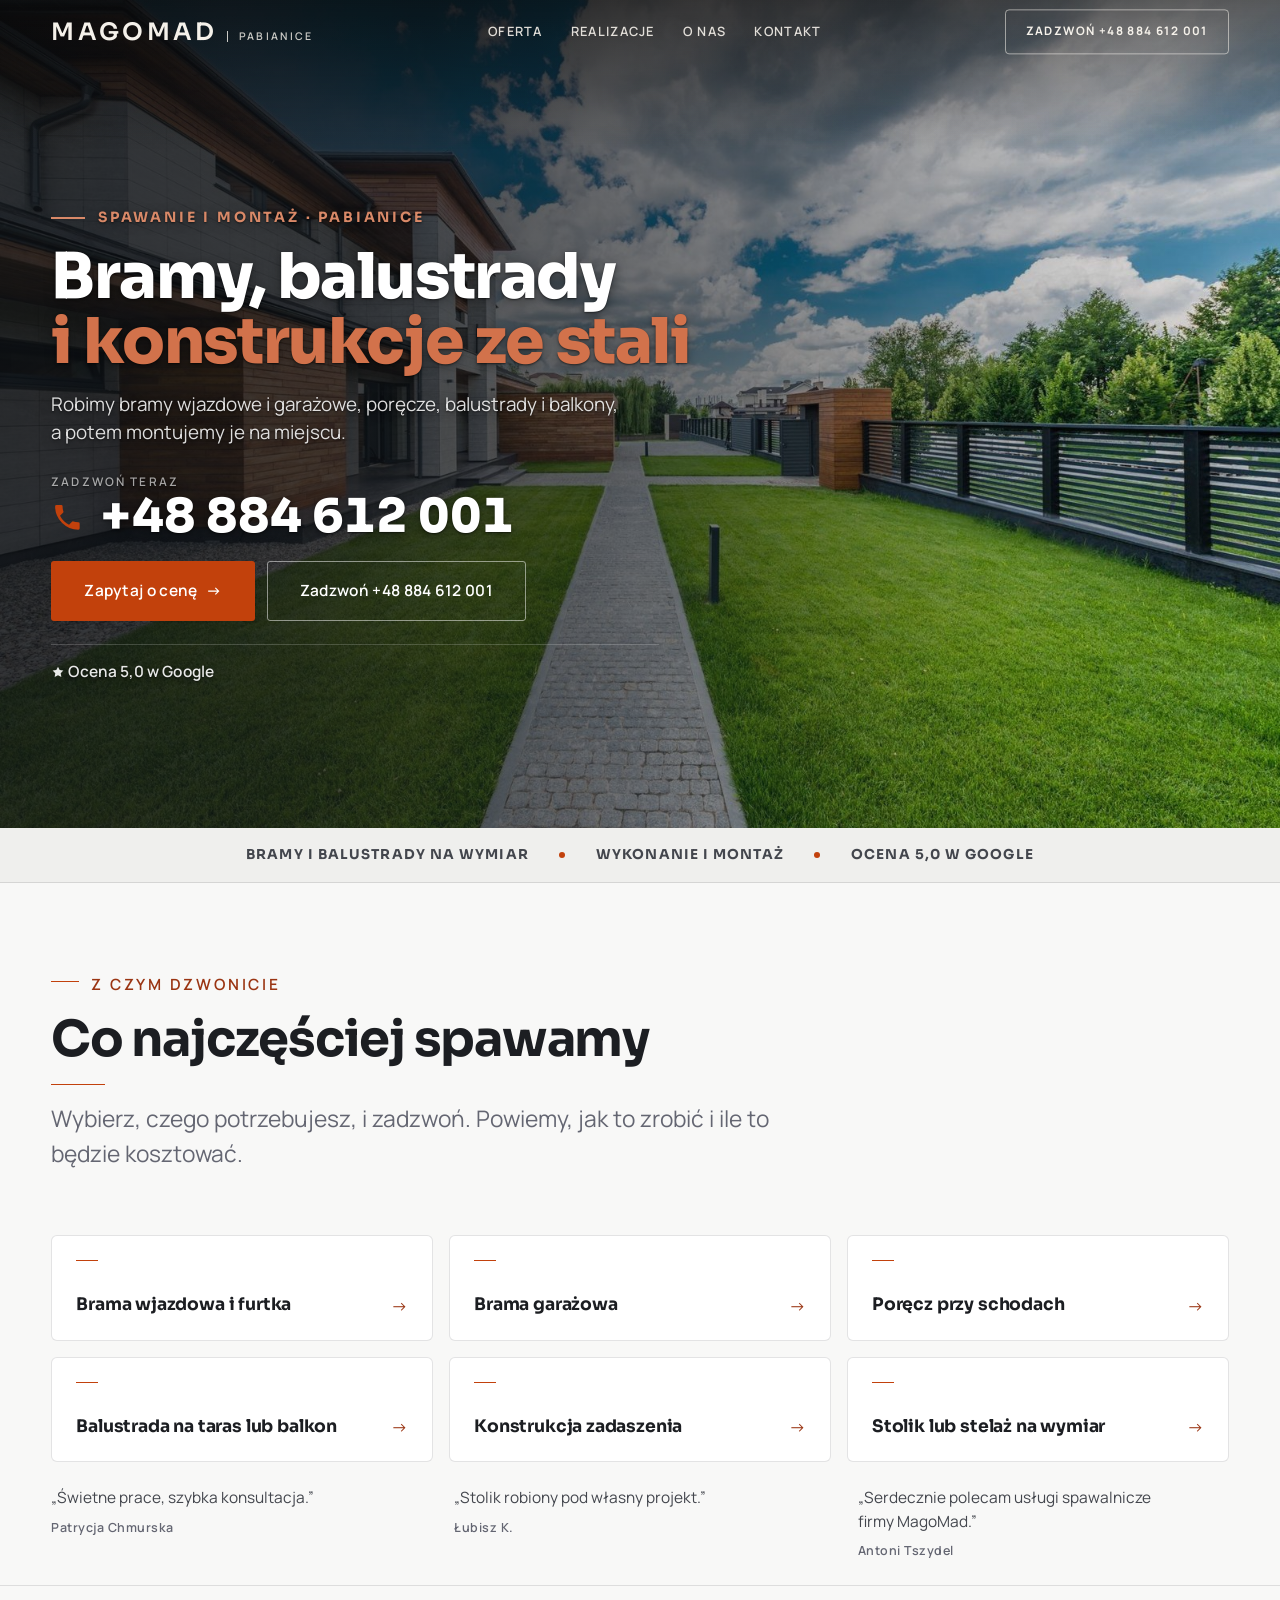
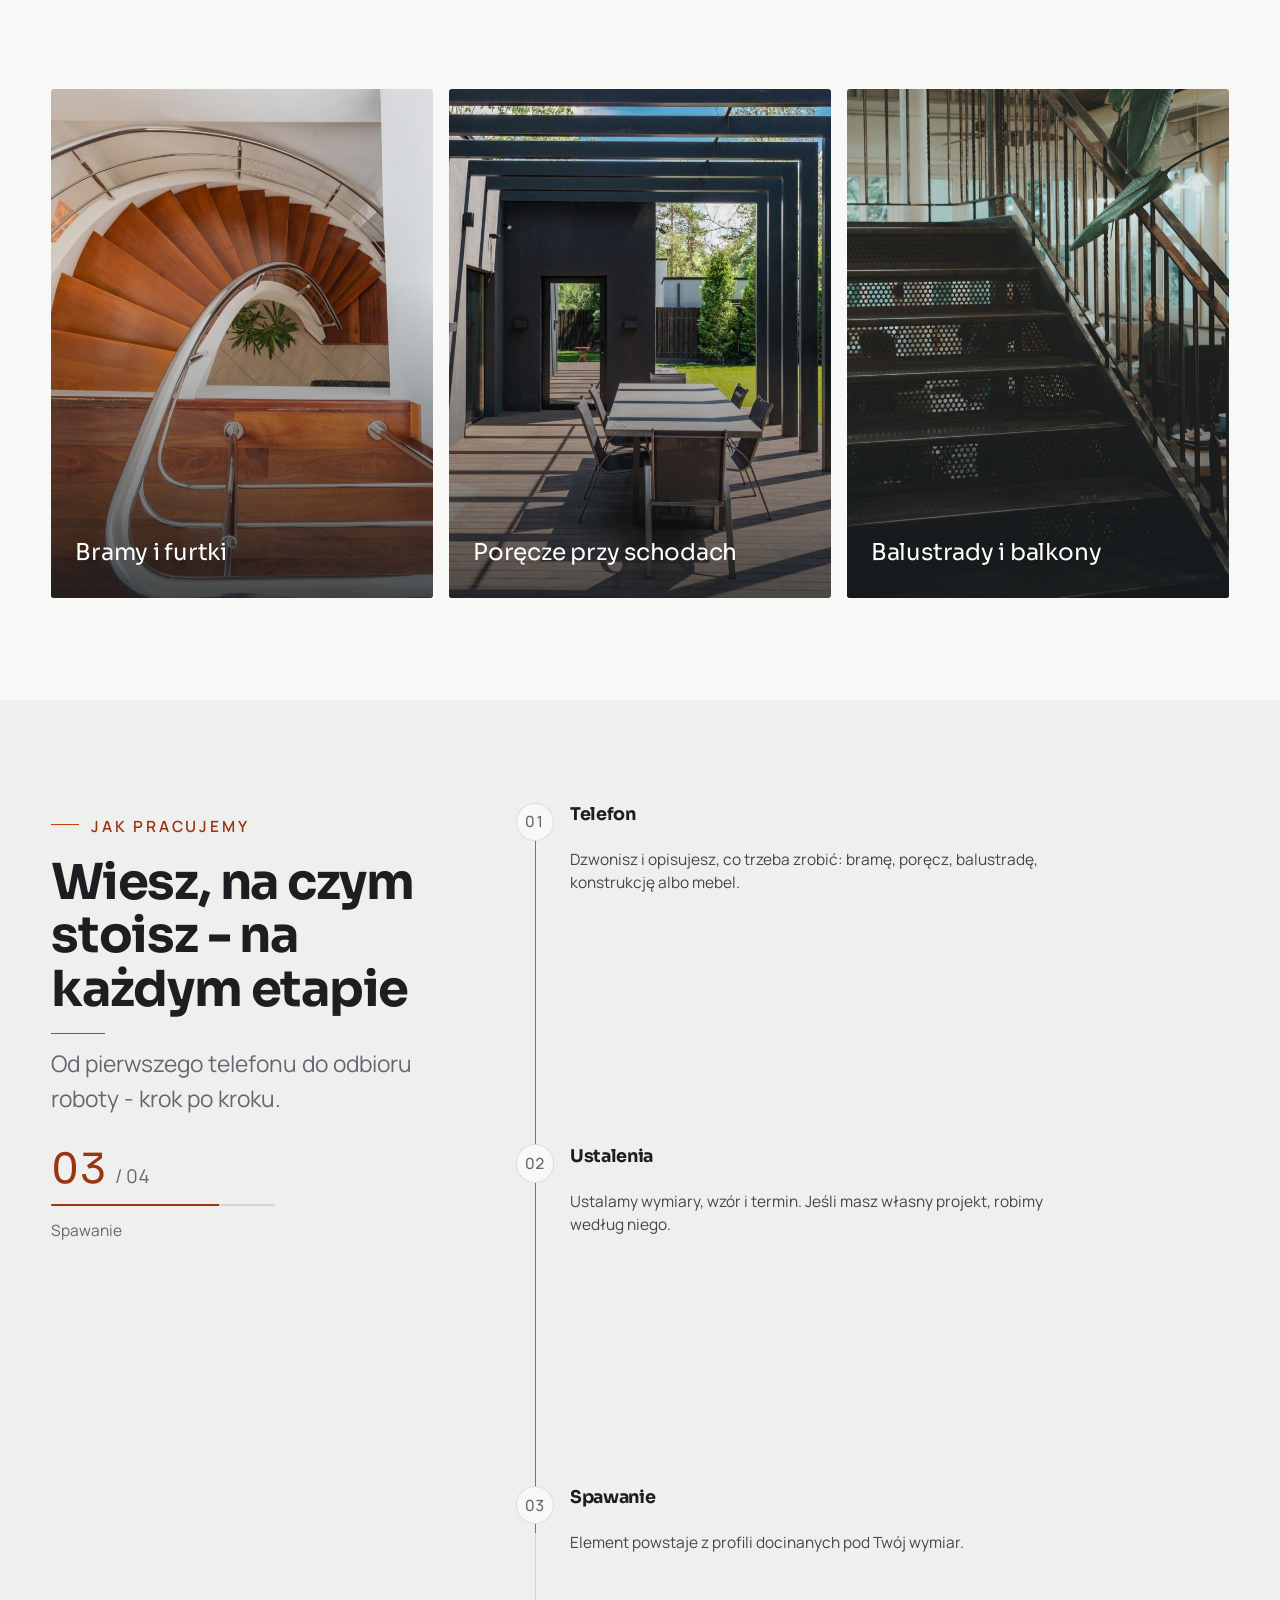
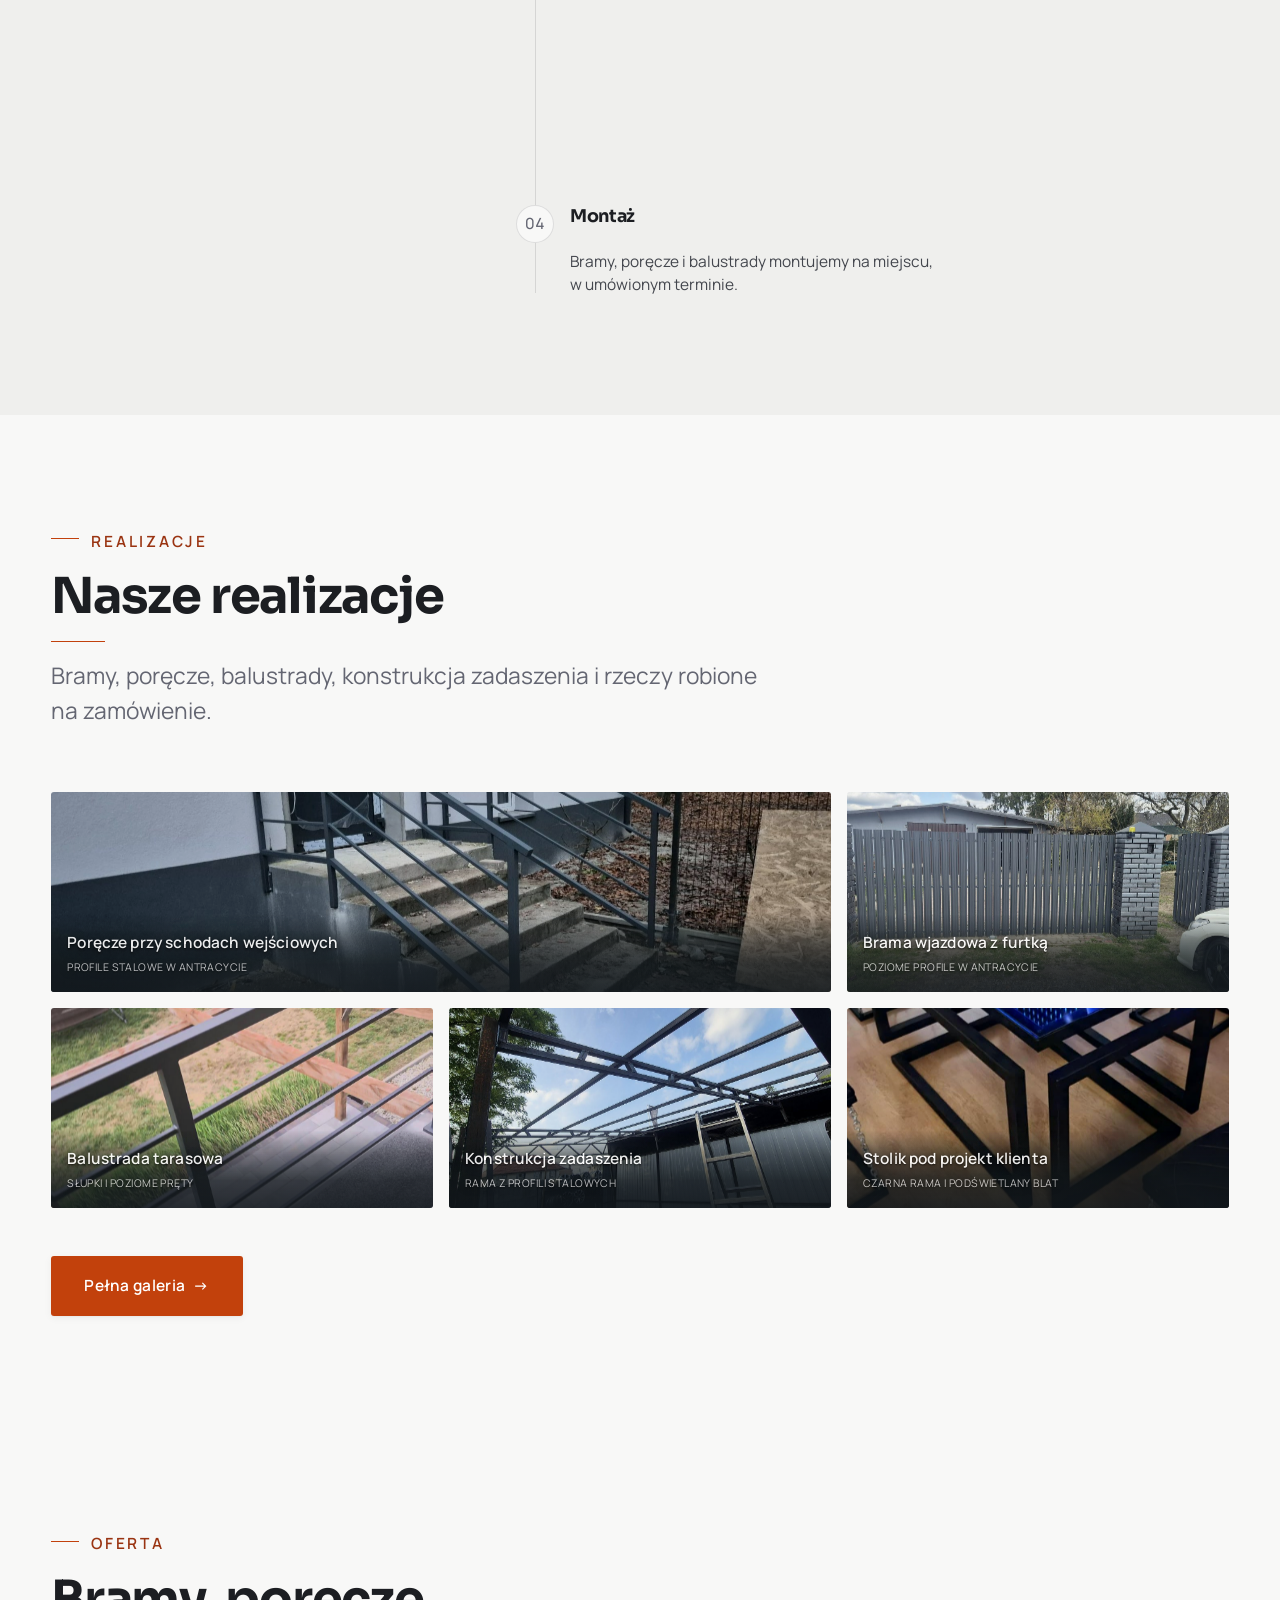
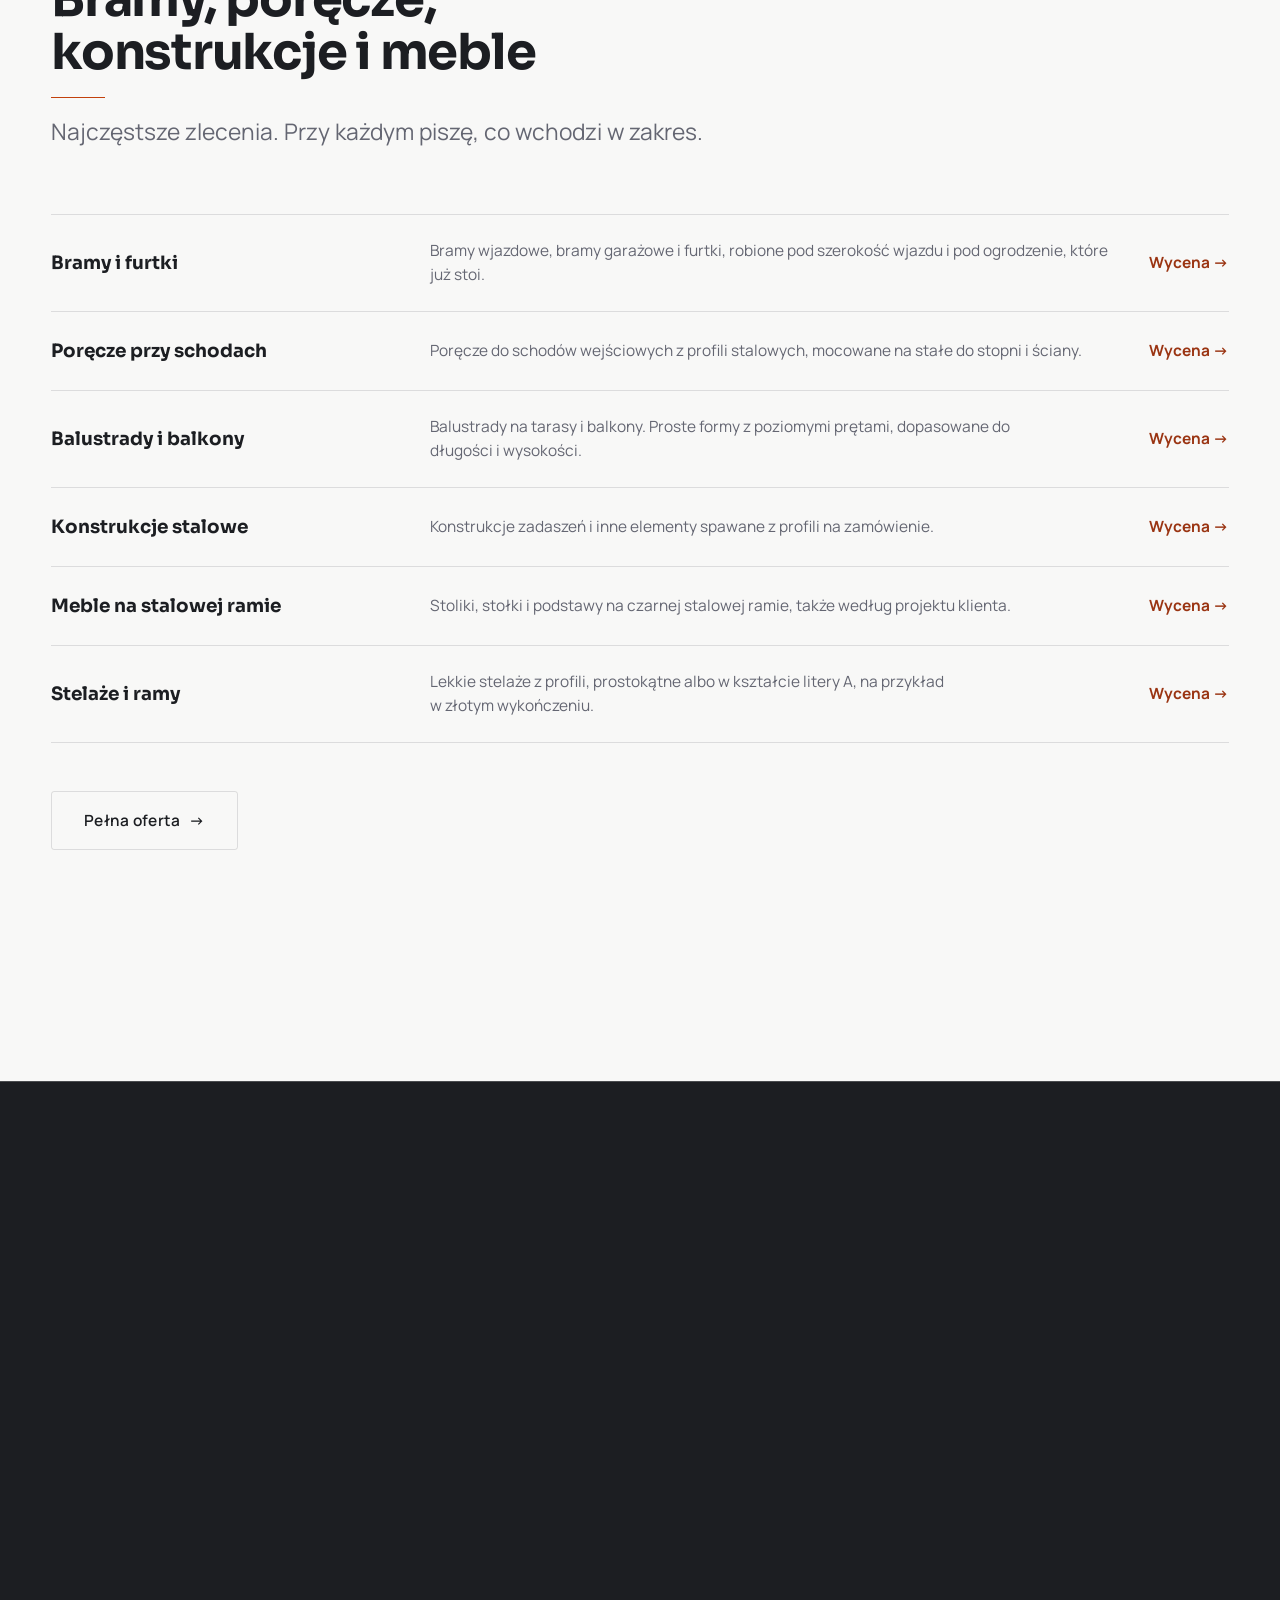
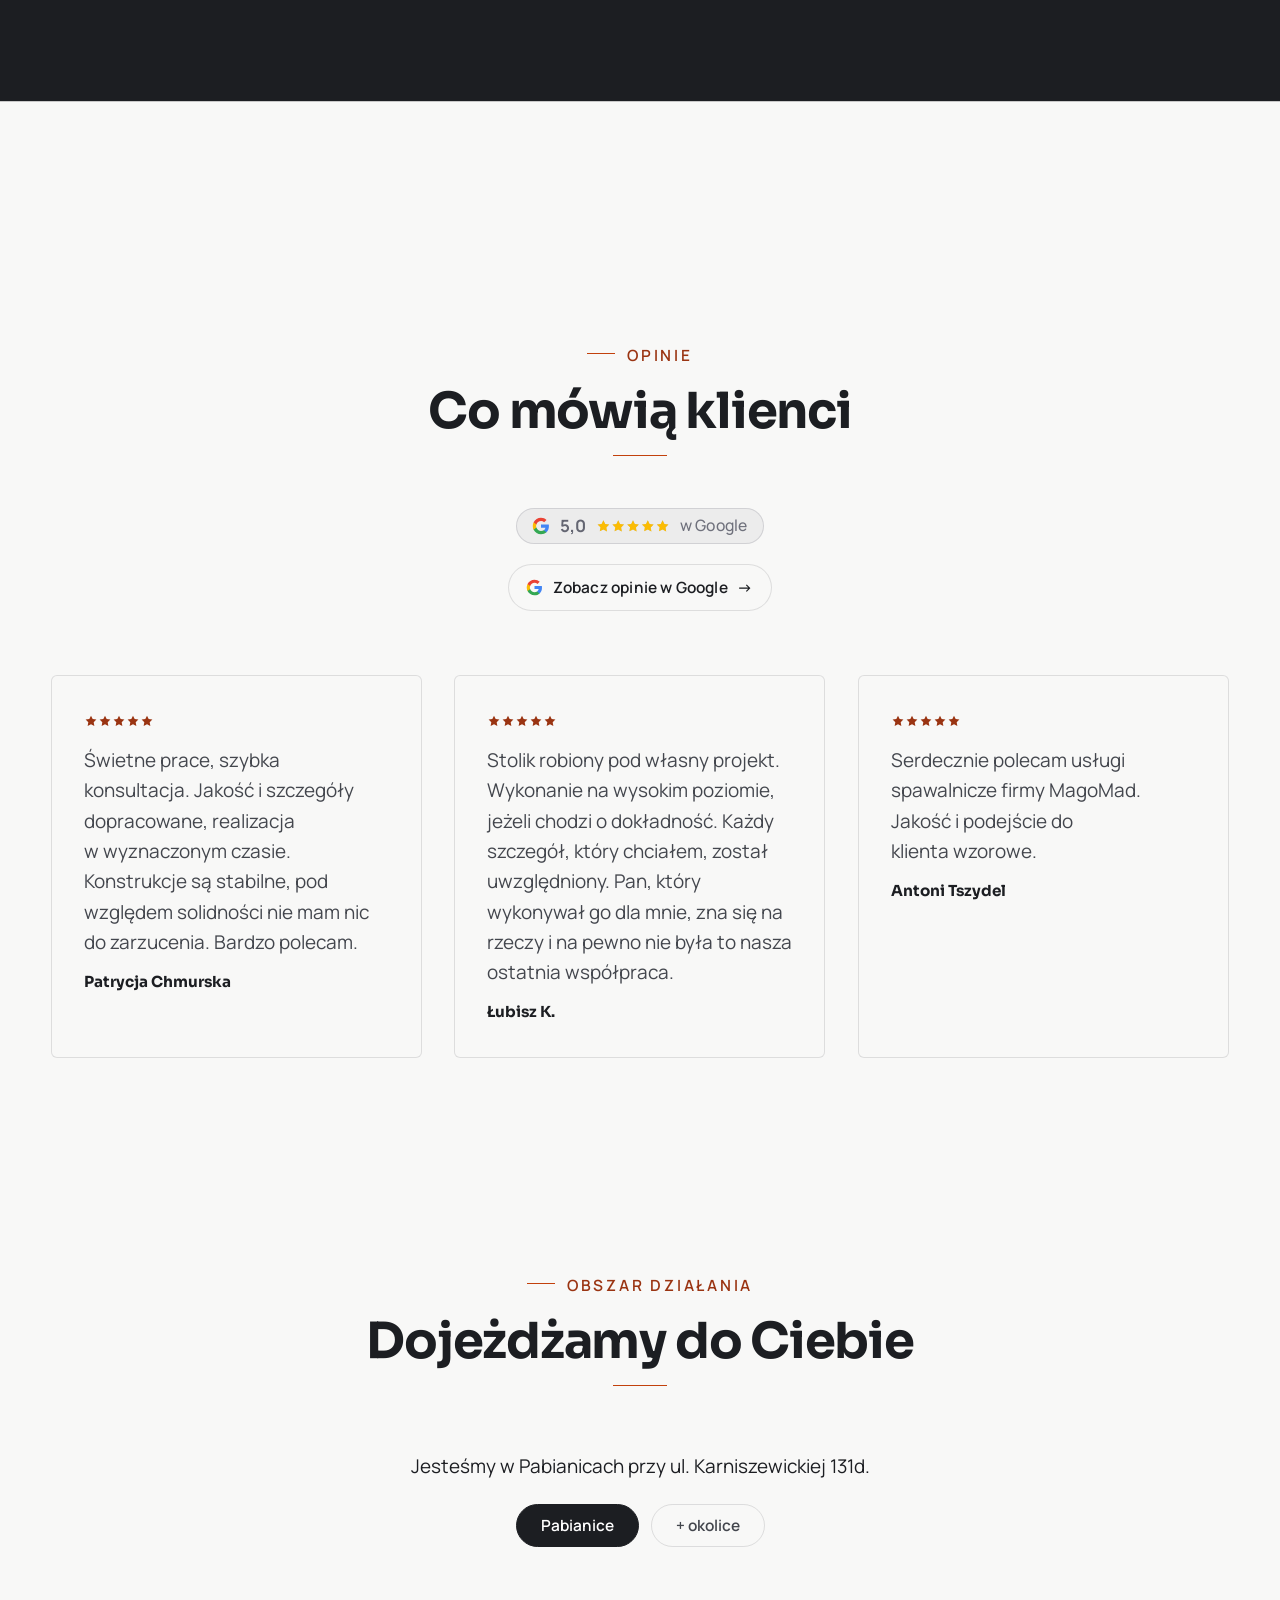
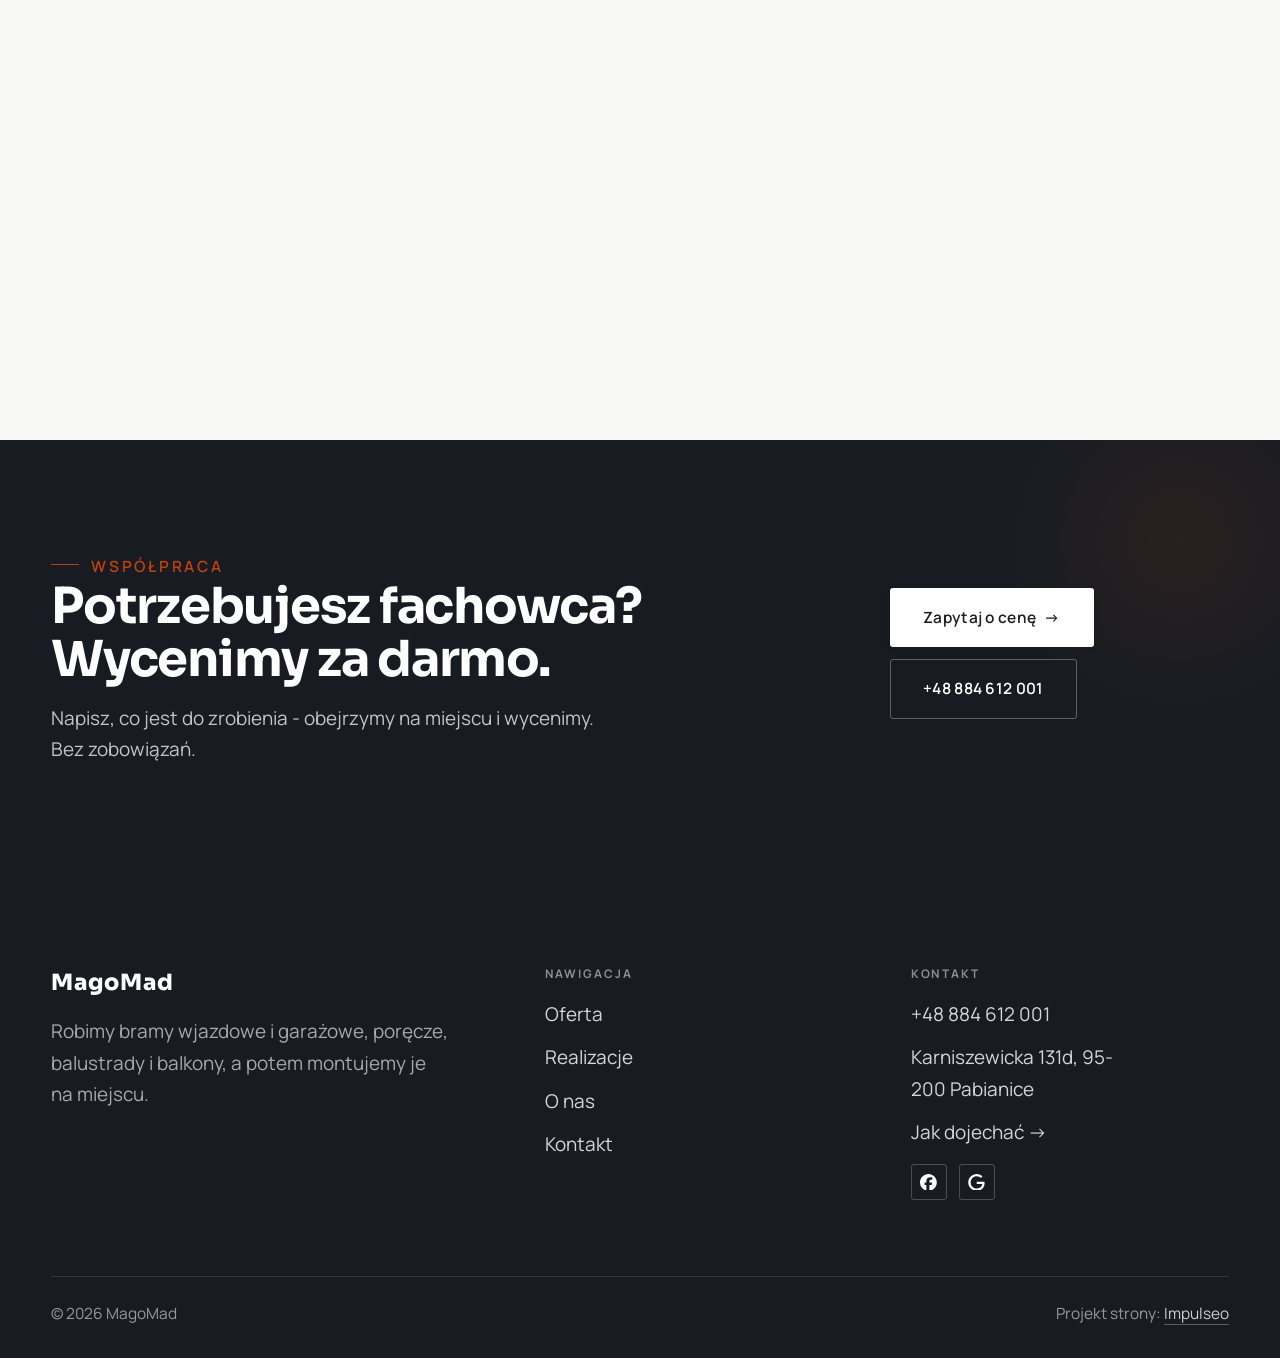
<file: index.html>
<!DOCTYPE html>
<html lang="pl">
<head>
<meta charset="UTF-8">
<meta name="viewport" content="width=device-width, initial-scale=1.0">
<title>MagoMad - Bramy · Balustrady · Spawanie · Pabianice</title>
<meta name="description" content="MagoMad z Pabianic, ul. Karniszewicka 131d. Bramy wjazdowe i garażowe, poręcze, balustrady, balkony i konstrukcje stalowe na wymiar. Wykonanie i montaż. Zadzwoń: 884 612 001.">
<link rel="canonical" href="https://kris20032.github.io/magomad/">
<meta name="robots" content="noindex, nofollow">
<meta property="og:type" content="website">
<meta property="og:locale" content="pl_PL">
<meta property="og:site_name" content="MagoMad">
<meta property="og:title" content="MagoMad - Bramy · Balustrady · Spawanie · Pabianice">
<meta property="og:description" content="MagoMad z Pabianic, ul. Karniszewicka 131d. Bramy wjazdowe i garażowe, poręcze, balustrady, balkony i konstrukcje stalowe na wymiar. Wykonanie i montaż. Zadzwoń: 884 612 001.">
<meta property="og:url" content="https://kris20032.github.io/magomad/">
<meta property="og:image" content="https://kris20032.github.io/magomad/img/og.jpg">
<meta property="og:image:width" content="1200">
<meta property="og:image:height" content="630">
<meta name="twitter:card" content="summary_large_image">
<script type="application/ld+json">{"@context": "https://schema.org", "@type": "LocalBusiness", "name": "MagoMad", "url": "https://kris20032.github.io/magomad/", "telephone": "+48884612001", "image": "https://kris20032.github.io/magomad/img/og.jpg", "areaServed": "Pabianice", "sameAs": ["https://www.facebook.com/p/MagoMad-61575567426558/", "https://www.google.com/maps?cid=10866947453740725111"]}</script>
<link rel="preconnect" href="https://fonts.googleapis.com">
<link rel="preconnect" href="https://fonts.gstatic.com" crossorigin>
<link href="https://fonts.googleapis.com/css2?family=Sora:wght@600;700;800&family=Manrope:wght@400;500;600&display=swap" rel="stylesheet">
<link rel="stylesheet" href="assets/styles.css?v=da2352d5">
<meta name="nb-deploy" content="16f4d6dd76cf">
</head>
<body>

<header class="nav">
  <div class="wrap nav-inner">
    <a class="brand" href="index.html"><span class="name">MagoMad</span><span class="sub">Pabianice</span></a>
    <nav class="nav-links">
      <a href="oferta.html">Oferta</a>
      <a href="realizacje.html">Realizacje</a>
      <a href="o-nas.html">O nas</a>
      <a href="kontakt.html">Kontakt</a>
      <a href="tel:+48884612001" class="btn btn-accent">Zadzwoń +48 884 612 001</a>
    </nav>
    <button class="nav-toggle" aria-label="Menu"><span></span><span></span><span></span></button>
  </div>
</header>

<main>
<section class="hero-fach">
  <img class="hf-photo" src="img/hero.jpg" fetchpriority="high" alt="MagoMad" width="1600" height="1068">
  <div class="hf-panel">
    <div class="hf-inner">
      <span class="hf-kicker">Spawanie i montaż · Pabianice</span>
      <h1 class="hf-title">Bramy, balustrady <em>i konstrukcje ze stali</em></h1>
      <p class="hf-lead">Robimy bramy wjazdowe i garażowe, poręcze, balustrady i balkony, a potem montujemy je na miejscu.</p>
      <a class="hf-phone" href="tel:+48884612001"><span class="hf-phone-lab">Zadzwoń teraz</span><span class="hf-phone-num"><svg class="ico-tel" width="16" height="16" viewBox="0 0 24 24" fill="none" aria-hidden="true"><path d="M6.6 10.8a15.5 15.5 0 0 0 6.6 6.6l2.2-2.2a1 1 0 0 1 1-.24 11.4 11.4 0 0 0 3.6.58 1 1 0 0 1 1 1V20a1 1 0 0 1-1 1A17 17 0 0 1 3 4a1 1 0 0 1 1-1h3.5a1 1 0 0 1 1 1c0 1.25.2 2.46.58 3.6a1 1 0 0 1-.25 1l-2.23 2.2Z" fill="currentColor"/></svg> +48 884 612 001</span></a>
      <div class="hf-actions">
        <a href="kontakt.html" class="btn btn-accent">Zapytaj o cenę <span class="arr">→</span></a>
        <a href="tel:+48884612001" class="btn btn-ghost hf-ghost">Zadzwoń +48 884 612 001</a>
      </div>
      <div class="hf-trust"><svg class="ico-star" width="14" height="14" viewBox="0 0 24 24" style="vertical-align:-2px" aria-hidden="true"><path d="M12 2.8l2.85 5.8 6.4.93-4.63 4.5 1.1 6.37L12 17.4l-5.72 3 1.1-6.37-4.63-4.5 6.4-.93L12 2.8Z" fill="currentColor"/></svg> Ocena 5,0 w Google</div>
    </div>
  </div>
</section>
<section class="fach-promise">
  <div class="wrap">
    <ul class="fp-row reveal"><li>Bramy i balustrady na wymiar</li><li>Wykonanie i montaż</li><li>Ocena 5,0 w Google</li></ul>
  </div>
</section>
<section class="objawy">
  <div class="wrap">
    <div class="head reveal">
      <span class="eyebrow">Z czym dzwonicie</span>
      <h2>Co najczęściej spawamy</h2>
      <p>Wybierz, czego potrzebujesz, i zadzwoń. Powiemy, jak to zrobić i ile to będzie kosztować.</p>
    </div>
    <div class="obj-grid">
      <a class="obj-tile reveal" href="kontakt.html"><span class="ot-row"><span class="ot-name">Brama wjazdowa i furtka</span><span class="ot-arr" aria-hidden="true">→</span></span></a>
      <a class="obj-tile reveal" href="kontakt.html"><span class="ot-row"><span class="ot-name">Brama garażowa</span><span class="ot-arr" aria-hidden="true">→</span></span></a>
      <a class="obj-tile reveal" href="kontakt.html"><span class="ot-row"><span class="ot-name">Poręcz przy schodach</span><span class="ot-arr" aria-hidden="true">→</span></span></a>
      <a class="obj-tile reveal" href="kontakt.html"><span class="ot-row"><span class="ot-name">Balustrada na taras lub balkon</span><span class="ot-arr" aria-hidden="true">→</span></span></a>
      <a class="obj-tile reveal" href="kontakt.html"><span class="ot-row"><span class="ot-name">Konstrukcja zadaszenia</span><span class="ot-arr" aria-hidden="true">→</span></span></a>
      <a class="obj-tile reveal" href="kontakt.html"><span class="ot-row"><span class="ot-name">Stolik lub stelaż na wymiar</span><span class="ot-arr" aria-hidden="true">→</span></span></a>
    </div>
  </div>
</section>
<section class="opinie-mini" aria-label="Opinie klientów">
  <div class="wrap">
    <div class="om-row">
      <div class="om-item reveal"><blockquote>„Świetne prace, szybka konsultacja.”</blockquote><span class="om-autor">Patrycja Chmurska</span></div>
      <div class="om-item reveal"><blockquote>„Stolik robiony pod własny projekt.”</blockquote><span class="om-autor">Łubisz K.</span></div>
      <div class="om-item reveal"><blockquote>„Serdecznie polecam usługi spawalnicze firmy MagoMad.”</blockquote><span class="om-autor">Antoni Tszydel</span></div>
    </div>
  </div>
</section>
<section class="gateways-band">
  <div class="wrap">
    <div class="gateways">
      <a href="oferta.html" class="gateway reveal"><img src="img/g12.jpg" alt="Bramy i furtki" loading="lazy" width="1600" height="1068" decoding="async"><span class="g-ttl">Bramy i furtki</span></a>
      <a href="oferta.html" class="gateway reveal"><img src="img/g13.jpg" alt="Poręcze przy schodach" loading="lazy" width="1600" height="1068" decoding="async"><span class="g-ttl">Poręcze przy schodach</span></a>
      <a href="oferta.html" class="gateway reveal"><img src="img/g14.jpg" alt="Balustrady i balkony" loading="lazy" width="1600" height="1066" decoding="async"><span class="g-ttl">Balustrady i balkony</span></a>
    </div>
  </div>
</section>
<section class="proces proces-os fachowcy">
  <div class="wrap proc-grid">
    <div class="proc-side">
      <div class="head reveal">
        <span class="eyebrow">Jak pracujemy</span>
        <h2>Wiesz, na czym stoisz - na każdym etapie</h2>
        <p>Od pierwszego telefonu do odbioru roboty - krok po kroku.</p>
      </div>
      <div class="proc-count" aria-hidden="true"><span class="pc-cur">01</span><span class="pc-all">/ 04</span></div>
      <div class="proc-bar" aria-hidden="true"><i></i></div>
      <p class="proc-now" aria-hidden="true">Telefon</p>
    </div>
    <ol class="proces-line">
      <li class="reveal"><span class="pno">01</span><h3>Telefon</h3><p>Dzwonisz i opisujesz, co trzeba zrobić: bramę, poręcz, balustradę, konstrukcję albo mebel.</p></li>
      <li class="reveal"><span class="pno">02</span><h3>Ustalenia</h3><p>Ustalamy wymiary, wzór i termin. Jeśli masz własny projekt, robimy według niego.</p></li>
      <li class="reveal"><span class="pno">03</span><h3>Spawanie</h3><p>Element powstaje z profili docinanych pod Twój wymiar.</p></li>
      <li class="reveal"><span class="pno">04</span><h3>Montaż</h3><p>Bramy, poręcze i balustrady montujemy na miejscu, w umówionym terminie.</p></li>
    </ol>
  </div>
</section>
<section>
  <div class="wrap">
    <div class="head reveal">
      <span class="eyebrow">Realizacje</span>
      <h2>Nasze realizacje</h2>
      <p>Bramy, poręcze, balustrady, konstrukcja zadaszenia i rzeczy robione na zamówienie.</p>
    </div>
    <div class="gallery">
      <div class="tile t-two3 reveal"><img src="img/g1.jpg" alt="Poręcze przy schodach wejściowych" loading="lazy" width="1544" height="658" decoding="async"><div class="cap">Poręcze przy schodach wejściowych<small>Profile stalowe w antracycie</small></div></div>
      <div class="tile t-third reveal"><img src="img/g2.jpg" alt="Brama wjazdowa z furtką" loading="lazy" width="1600" height="739" decoding="async"><div class="cap">Brama wjazdowa z furtką<small>Poziome profile w antracycie</small></div></div>
      <div class="tile t-third reveal"><img src="img/g3.jpg" alt="Balustrada tarasowa" loading="lazy" width="1080" height="1920" decoding="async"><div class="cap">Balustrada tarasowa<small>Słupki i poziome pręty</small></div></div>
      <div class="tile t-third reveal"><img src="img/g4.jpg" alt="Konstrukcja zadaszenia" loading="lazy" width="1600" height="739" decoding="async"><div class="cap">Konstrukcja zadaszenia<small>Rama z profili stalowych</small></div></div>
      <div class="tile t-third reveal"><img src="img/g5.jpg" alt="Stolik pod projekt klienta" loading="lazy" width="945" height="1126" decoding="async"><div class="cap">Stolik pod projekt klienta<small>Czarna rama i podświetlany blat</small></div></div>
    </div>
    <div style="margin-top:var(--space-7)" class="reveal"><a href="realizacje.html" class="btn btn-accent">Pełna galeria <span class="arr">→</span></a></div>
  </div>
</section>
<section class="fach-uslugi">
  <div class="wrap">
    <div class="head reveal">
      <span class="eyebrow">Oferta</span>
      <h2>Bramy, poręcze, konstrukcje i meble</h2>
      <p>Najczęstsze zlecenia. Przy każdym piszę, co wchodzi w zakres.</p>
    </div>
    <ul class="fu-list">
      <li class="fu-row reveal"><div class="fu-name">Bramy i furtki</div><div class="fu-desc">Bramy wjazdowe, bramy garażowe i furtki, robione pod szerokość wjazdu i pod ogrodzenie, które już stoi.</div><a class="fu-cta" href="kontakt.html">Wycena <span class="arr">→</span></a></li>
      <li class="fu-row reveal"><div class="fu-name">Poręcze przy schodach</div><div class="fu-desc">Poręcze do schodów wejściowych z profili stalowych, mocowane na stałe do stopni i ściany.</div><a class="fu-cta" href="kontakt.html">Wycena <span class="arr">→</span></a></li>
      <li class="fu-row reveal"><div class="fu-name">Balustrady i balkony</div><div class="fu-desc">Balustrady na tarasy i balkony. Proste formy z poziomymi prętami, dopasowane do długości i wysokości.</div><a class="fu-cta" href="kontakt.html">Wycena <span class="arr">→</span></a></li>
      <li class="fu-row reveal"><div class="fu-name">Konstrukcje stalowe</div><div class="fu-desc">Konstrukcje zadaszeń i inne elementy spawane z profili na zamówienie.</div><a class="fu-cta" href="kontakt.html">Wycena <span class="arr">→</span></a></li>
      <li class="fu-row reveal"><div class="fu-name">Meble na stalowej ramie</div><div class="fu-desc">Stoliki, stołki i podstawy na czarnej stalowej ramie, także według projektu klienta.</div><a class="fu-cta" href="kontakt.html">Wycena <span class="arr">→</span></a></li>
      <li class="fu-row reveal"><div class="fu-name">Stelaże i ramy</div><div class="fu-desc">Lekkie stelaże z profili, prostokątne albo w kształcie litery A, na przykład w złotym wykończeniu.</div><a class="fu-cta" href="kontakt.html">Wycena <span class="arr">→</span></a></li>
    </ul>
    <div style="margin-top:var(--space-7)" class="reveal"><a href="oferta.html" class="btn btn-ghost">Pełna oferta <span class="arr">→</span></a></div>
  </div>
</section>
<section class="stopklatka" aria-hidden="true">
  <div class="stk-bg" style="background-image:url(img/g15.jpg)"></div>
</section>
<section class="opinie">
  <div class="wrap">
    <div class="head center reveal">
      <span class="eyebrow">Opinie</span>
      <h2>Co mówią klienci</h2>
    </div>
    <p class="op-meta reveal"><span class="g-badge"><svg class="gb-ico" viewBox="0 0 24 24" width="18" height="18" aria-hidden="true"><path fill="#4285F4" d="M22.56 12.25c0-.78-.07-1.53-.2-2.25H12v4.26h5.92c-.26 1.37-1.04 2.53-2.21 3.31v2.77h3.57c2.08-1.92 3.28-4.74 3.28-8.09z"/><path fill="#34A853" d="M12 23c2.97 0 5.46-.98 7.28-2.66l-3.57-2.77c-.98.66-2.23 1.06-3.71 1.06-2.86 0-5.29-1.93-6.16-4.53H2.18v2.84C3.99 20.53 7.7 23 12 23z"/><path fill="#FBBC05" d="M5.84 14.09c-.22-.66-.35-1.36-.35-2.09s.13-1.43.35-2.09V7.07H2.18C1.43 8.55 1 10.22 1 12s.43 3.45 1.18 4.93l2.85-2.22.81-.62z"/><path fill="#EA4335" d="M12 5.38c1.62 0 3.06.56 4.21 1.64l3.15-3.15C17.45 2.09 14.97 1 12 1 7.7 1 3.99 3.47 2.18 7.07l3.66 2.84c.87-2.6 3.3-4.53 6.16-4.53z"/></svg><b class="gb-ocena">5,0</b><svg class="gb-stars" viewBox="0 0 90 18" width="74" height="14.8" aria-hidden="true"><g fill="currentColor" opacity=".26"><path transform="translate(0,0)" d="M9 1.6l2.2 4.46 4.92.72-3.56 3.47.84 4.9L9 12.74l-4.4 2.31.84-4.9L1.88 6.68l4.92-.72L9 1.6Z"/><path transform="translate(18,0)" d="M9 1.6l2.2 4.46 4.92.72-3.56 3.47.84 4.9L9 12.74l-4.4 2.31.84-4.9L1.88 6.68l4.92-.72L9 1.6Z"/><path transform="translate(36,0)" d="M9 1.6l2.2 4.46 4.92.72-3.56 3.47.84 4.9L9 12.74l-4.4 2.31.84-4.9L1.88 6.68l4.92-.72L9 1.6Z"/><path transform="translate(54,0)" d="M9 1.6l2.2 4.46 4.92.72-3.56 3.47.84 4.9L9 12.74l-4.4 2.31.84-4.9L1.88 6.68l4.92-.72L9 1.6Z"/><path transform="translate(72,0)" d="M9 1.6l2.2 4.46 4.92.72-3.56 3.47.84 4.9L9 12.74l-4.4 2.31.84-4.9L1.88 6.68l4.92-.72L9 1.6Z"/></g><clipPath id="gs1000"><rect x="0" y="0" width="90.0" height="18"/></clipPath><g fill="#FBBC04" clip-path="url(#gs1000)"><path transform="translate(0,0)" d="M9 1.6l2.2 4.46 4.92.72-3.56 3.47.84 4.9L9 12.74l-4.4 2.31.84-4.9L1.88 6.68l4.92-.72L9 1.6Z"/><path transform="translate(18,0)" d="M9 1.6l2.2 4.46 4.92.72-3.56 3.47.84 4.9L9 12.74l-4.4 2.31.84-4.9L1.88 6.68l4.92-.72L9 1.6Z"/><path transform="translate(36,0)" d="M9 1.6l2.2 4.46 4.92.72-3.56 3.47.84 4.9L9 12.74l-4.4 2.31.84-4.9L1.88 6.68l4.92-.72L9 1.6Z"/><path transform="translate(54,0)" d="M9 1.6l2.2 4.46 4.92.72-3.56 3.47.84 4.9L9 12.74l-4.4 2.31.84-4.9L1.88 6.68l4.92-.72L9 1.6Z"/><path transform="translate(72,0)" d="M9 1.6l2.2 4.46 4.92.72-3.56 3.47.84 4.9L9 12.74l-4.4 2.31.84-4.9L1.88 6.68l4.92-.72L9 1.6Z"/></g></svg><span class="gb-txt">w Google</span></span></p>
    <p class="op-meta reveal"><a class="op-google" href="https://www.google.com/maps?cid=10866947453740725111" target="_blank" rel="noopener"><svg class="op-g-ico" viewBox="0 0 24 24" width="17" height="17" aria-hidden="true"><path fill="#4285F4" d="M22.56 12.25c0-.78-.07-1.53-.2-2.25H12v4.26h5.92c-.26 1.37-1.04 2.53-2.21 3.31v2.77h3.57c2.08-1.92 3.28-4.74 3.28-8.09z"/><path fill="#34A853" d="M12 23c2.97 0 5.46-.98 7.28-2.66l-3.57-2.77c-.98.66-2.23 1.06-3.71 1.06-2.86 0-5.29-1.93-6.16-4.53H2.18v2.84C3.99 20.53 7.7 23 12 23z"/><path fill="#FBBC05" d="M5.84 14.09c-.22-.66-.35-1.36-.35-2.09s.13-1.43.35-2.09V7.07H2.18C1.43 8.55 1 10.22 1 12s.43 3.45 1.18 4.93l2.85-2.22.81-.62z"/><path fill="#EA4335" d="M12 5.38c1.62 0 3.06.56 4.21 1.64l3.15-3.15C17.45 2.09 14.97 1 12 1 7.7 1 3.99 3.47 2.18 7.07l3.66 2.84c.87-2.6 3.3-4.53 6.16-4.53z"/></svg><span>Zobacz opinie w Google</span><span class="arr">→</span></a></p>
    <div class="opinie-grid">
      <figure class="op-card reveal"><span class="op-star"><svg class="ico-star" width="14" height="14" viewBox="0 0 24 24" style="vertical-align:-2px" aria-hidden="true"><path d="M12 2.8l2.85 5.8 6.4.93-4.63 4.5 1.1 6.37L12 17.4l-5.72 3 1.1-6.37-4.63-4.5 6.4-.93L12 2.8Z" fill="currentColor"/></svg><svg class="ico-star" width="14" height="14" viewBox="0 0 24 24" style="vertical-align:-2px" aria-hidden="true"><path d="M12 2.8l2.85 5.8 6.4.93-4.63 4.5 1.1 6.37L12 17.4l-5.72 3 1.1-6.37-4.63-4.5 6.4-.93L12 2.8Z" fill="currentColor"/></svg><svg class="ico-star" width="14" height="14" viewBox="0 0 24 24" style="vertical-align:-2px" aria-hidden="true"><path d="M12 2.8l2.85 5.8 6.4.93-4.63 4.5 1.1 6.37L12 17.4l-5.72 3 1.1-6.37-4.63-4.5 6.4-.93L12 2.8Z" fill="currentColor"/></svg><svg class="ico-star" width="14" height="14" viewBox="0 0 24 24" style="vertical-align:-2px" aria-hidden="true"><path d="M12 2.8l2.85 5.8 6.4.93-4.63 4.5 1.1 6.37L12 17.4l-5.72 3 1.1-6.37-4.63-4.5 6.4-.93L12 2.8Z" fill="currentColor"/></svg><svg class="ico-star" width="14" height="14" viewBox="0 0 24 24" style="vertical-align:-2px" aria-hidden="true"><path d="M12 2.8l2.85 5.8 6.4.93-4.63 4.5 1.1 6.37L12 17.4l-5.72 3 1.1-6.37-4.63-4.5 6.4-.93L12 2.8Z" fill="currentColor"/></svg></span><blockquote>Świetne prace, szybka konsultacja. Jakość i szczegóły dopracowane, realizacja w wyznaczonym czasie. Konstrukcje są stabilne, pod względem solidności nie mam nic do zarzucenia. Bardzo polecam.</blockquote><span class="op-autor">Patrycja Chmurska</span></figure>
      <figure class="op-card reveal"><span class="op-star"><svg class="ico-star" width="14" height="14" viewBox="0 0 24 24" style="vertical-align:-2px" aria-hidden="true"><path d="M12 2.8l2.85 5.8 6.4.93-4.63 4.5 1.1 6.37L12 17.4l-5.72 3 1.1-6.37-4.63-4.5 6.4-.93L12 2.8Z" fill="currentColor"/></svg><svg class="ico-star" width="14" height="14" viewBox="0 0 24 24" style="vertical-align:-2px" aria-hidden="true"><path d="M12 2.8l2.85 5.8 6.4.93-4.63 4.5 1.1 6.37L12 17.4l-5.72 3 1.1-6.37-4.63-4.5 6.4-.93L12 2.8Z" fill="currentColor"/></svg><svg class="ico-star" width="14" height="14" viewBox="0 0 24 24" style="vertical-align:-2px" aria-hidden="true"><path d="M12 2.8l2.85 5.8 6.4.93-4.63 4.5 1.1 6.37L12 17.4l-5.72 3 1.1-6.37-4.63-4.5 6.4-.93L12 2.8Z" fill="currentColor"/></svg><svg class="ico-star" width="14" height="14" viewBox="0 0 24 24" style="vertical-align:-2px" aria-hidden="true"><path d="M12 2.8l2.85 5.8 6.4.93-4.63 4.5 1.1 6.37L12 17.4l-5.72 3 1.1-6.37-4.63-4.5 6.4-.93L12 2.8Z" fill="currentColor"/></svg><svg class="ico-star" width="14" height="14" viewBox="0 0 24 24" style="vertical-align:-2px" aria-hidden="true"><path d="M12 2.8l2.85 5.8 6.4.93-4.63 4.5 1.1 6.37L12 17.4l-5.72 3 1.1-6.37-4.63-4.5 6.4-.93L12 2.8Z" fill="currentColor"/></svg></span><blockquote>Stolik robiony pod własny projekt. Wykonanie na wysokim poziomie, jeżeli chodzi o dokładność. Każdy szczegół, który chciałem, został uwzględniony. Pan, który wykonywał go dla mnie, zna się na rzeczy i na pewno nie była to nasza ostatnia współpraca.</blockquote><span class="op-autor">Łubisz K.</span></figure>
      <figure class="op-card reveal"><span class="op-star"><svg class="ico-star" width="14" height="14" viewBox="0 0 24 24" style="vertical-align:-2px" aria-hidden="true"><path d="M12 2.8l2.85 5.8 6.4.93-4.63 4.5 1.1 6.37L12 17.4l-5.72 3 1.1-6.37-4.63-4.5 6.4-.93L12 2.8Z" fill="currentColor"/></svg><svg class="ico-star" width="14" height="14" viewBox="0 0 24 24" style="vertical-align:-2px" aria-hidden="true"><path d="M12 2.8l2.85 5.8 6.4.93-4.63 4.5 1.1 6.37L12 17.4l-5.72 3 1.1-6.37-4.63-4.5 6.4-.93L12 2.8Z" fill="currentColor"/></svg><svg class="ico-star" width="14" height="14" viewBox="0 0 24 24" style="vertical-align:-2px" aria-hidden="true"><path d="M12 2.8l2.85 5.8 6.4.93-4.63 4.5 1.1 6.37L12 17.4l-5.72 3 1.1-6.37-4.63-4.5 6.4-.93L12 2.8Z" fill="currentColor"/></svg><svg class="ico-star" width="14" height="14" viewBox="0 0 24 24" style="vertical-align:-2px" aria-hidden="true"><path d="M12 2.8l2.85 5.8 6.4.93-4.63 4.5 1.1 6.37L12 17.4l-5.72 3 1.1-6.37-4.63-4.5 6.4-.93L12 2.8Z" fill="currentColor"/></svg><svg class="ico-star" width="14" height="14" viewBox="0 0 24 24" style="vertical-align:-2px" aria-hidden="true"><path d="M12 2.8l2.85 5.8 6.4.93-4.63 4.5 1.1 6.37L12 17.4l-5.72 3 1.1-6.37-4.63-4.5 6.4-.93L12 2.8Z" fill="currentColor"/></svg></span><blockquote>Serdecznie polecam usługi spawalnicze firmy MagoMad. Jakość i podejście do klienta wzorowe.</blockquote><span class="op-autor">Antoni Tszydel</span></figure>
    </div>
  </div>
</section>
<section class="obszar">
  <div class="wrap">
    <div class="head center reveal">
      <span class="eyebrow">Obszar działania</span>
      <h2>Dojeżdżamy do Ciebie</h2>
    </div>
    <p class="obszar-txt reveal" style="text-align:center;max-width:60ch;margin:0 auto 1.4rem">Jesteśmy w Pabianicach przy ul. Karniszewickiej 131d.</p>
    <ul class="obszar-list reveal"><li class="is-home">Pabianice</li><li>+ okolice</li></ul>
    <div class="obszar-mapa reveal" style="margin-top:var(--space-7)">
      <iframe title="Obszar działania - Pabianice i okolice" src="https://maps.google.com/maps?q=51.6668114%2C19.3193527&amp;z=11&amp;output=embed" loading="lazy" referrerpolicy="no-referrer-when-downgrade" style="width:100%;height:clamp(280px,38vh,420px);border:0;display:block;border-radius:var(--r-md)"></iframe>
    </div>
  </div>
</section>
<section class="cta">
  <div class="wrap">
    <div class="reveal">
      <span class="eyebrow">Współpraca</span>
      <h2>Potrzebujesz fachowca? Wycenimy za darmo.</h2>
      <p>Napisz, co jest do zrobienia - obejrzymy na miejscu i wycenimy. Bez zobowiązań.</p>
    </div>
    <div class="cta-actions reveal">
      <a href="kontakt.html" class="btn btn-light">Zapytaj o cenę <span class="arr">→</span></a>
      <a href="tel:+48884612001" class="btn btn-ghost btn-ghost-cta">+48 884 612 001</a>
    </div>
  </div>
</section>
</main>

<footer>
  <div class="wrap">
    <div class="foot-grid">
      <div class="foot-brand">
        <div class="name">MagoMad</div>
        <p>Robimy bramy wjazdowe i garażowe, poręcze, balustrady i balkony, a potem montujemy je na miejscu.</p>
      </div>
      <div class="foot-col">
        <h4>Nawigacja</h4>
        <a href="oferta.html">Oferta</a>
        <a href="realizacje.html">Realizacje</a>
        <a href="o-nas.html">O nas</a>
        <a href="kontakt.html">Kontakt</a>
      </div>
      <div class="foot-col">
        <h4>Kontakt</h4>
        <a href="tel:+48884612001">+48 884 612 001</a>
        <p>Karniszewicka 131d, 95-200 Pabianice</p>
        <a href="https://www.google.com/maps?cid=10866947453740725111" target="_blank" rel="noopener">Jak dojechać →</a>
      <div class="foot-soc">
        <a class="soc" href="https://www.facebook.com/p/MagoMad-61575567426558/" target="_blank" rel="noopener" aria-label="Facebook - MagoMad"><svg viewBox="0 0 24 24" aria-hidden="true" focusable="false"><path d="M9.101 23.691v-7.98H6.627v-3.667h2.474v-1.58c0-4.085 1.848-5.978 5.858-5.978.401 0 .955.042 1.468.103a8.68 8.68 0 0 1 1.141.195v3.325a8.623 8.623 0 0 0-.653-.036 26.805 26.805 0 0 0-.733-.009c-.707 0-1.259.096-1.675.309a1.686 1.686 0 0 0-.679.622c-.258.42-.374.995-.374 1.752v1.297h3.919l-.386 2.103-.287 1.564h-3.246v8.245C19.396 23.238 24 18.179 24 12.044c0-6.627-5.373-12-12-12s-12 5.373-12 12c0 5.628 3.874 10.35 9.101 11.647Z" fill="currentColor"/></svg></a>
        <a class="soc" href="https://www.google.com/maps?cid=10866947453740725111" target="_blank" rel="noopener" aria-label="Google - MagoMad"><svg viewBox="0 0 24 24" aria-hidden="true" focusable="false"><path d="M12.48 10.92v3.28h7.84c-.24 1.84-.853 3.187-1.787 4.133-1.147 1.147-2.933 2.4-6.053 2.4-4.827 0-8.6-3.893-8.6-8.72s3.773-8.72 8.6-8.72c2.6 0 4.507 1.027 5.907 2.347l2.307-2.307C18.747 1.44 16.133 0 12.48 0 5.867 0 .307 5.387.307 12s5.56 12 12.173 12c3.573 0 6.267-1.173 8.373-3.36 2.16-2.16 2.84-5.213 2.84-7.667 0-.76-.053-1.467-.173-2.053H12.48z" fill="currentColor"/></svg></a>
      </div>
      </div>
    </div>
    <div class="foot-bot">
      <span>© 2026 MagoMad</span>
      <span>Projekt strony: <a class="foot-credit" href="https://impulseo.pl" target="_blank" rel="noopener">Impulseo</a></span>
    </div>
  </div>
</footer>
<div class="sticky-call"><a class="sc-call" href="tel:+48884612001"><svg class="ico-tel" width="16" height="16" viewBox="0 0 24 24" fill="none" aria-hidden="true"><path d="M6.6 10.8a15.5 15.5 0 0 0 6.6 6.6l2.2-2.2a1 1 0 0 1 1-.24 11.4 11.4 0 0 0 3.6.58 1 1 0 0 1 1 1V20a1 1 0 0 1-1 1A17 17 0 0 1 3 4a1 1 0 0 1 1-1h3.5a1 1 0 0 1 1 1c0 1.25.2 2.46.58 3.6a1 1 0 0 1-.25 1l-2.23 2.2Z" fill="currentColor"/></svg> Zadzwoń</a><a class="sc-quote" href="kontakt.html">Zapytaj o cenę</a></div>
<div class="demo-wazne" data-do="2026-11-05" data-cykl="3" hidden><svg class="dw-ico" width="13" height="13" viewBox="0 0 24 24" fill="none" aria-hidden="true"><circle cx="12" cy="12" r="8.6" stroke="currentColor" stroke-width="1.8"/><path d="M12 7.2V12l3.3 2" stroke="currentColor" stroke-width="1.8" stroke-linecap="round"/></svg><span class="dw-txt"></span></div>

<script src="assets/main.js"></script>
</body>
</html>
</file>
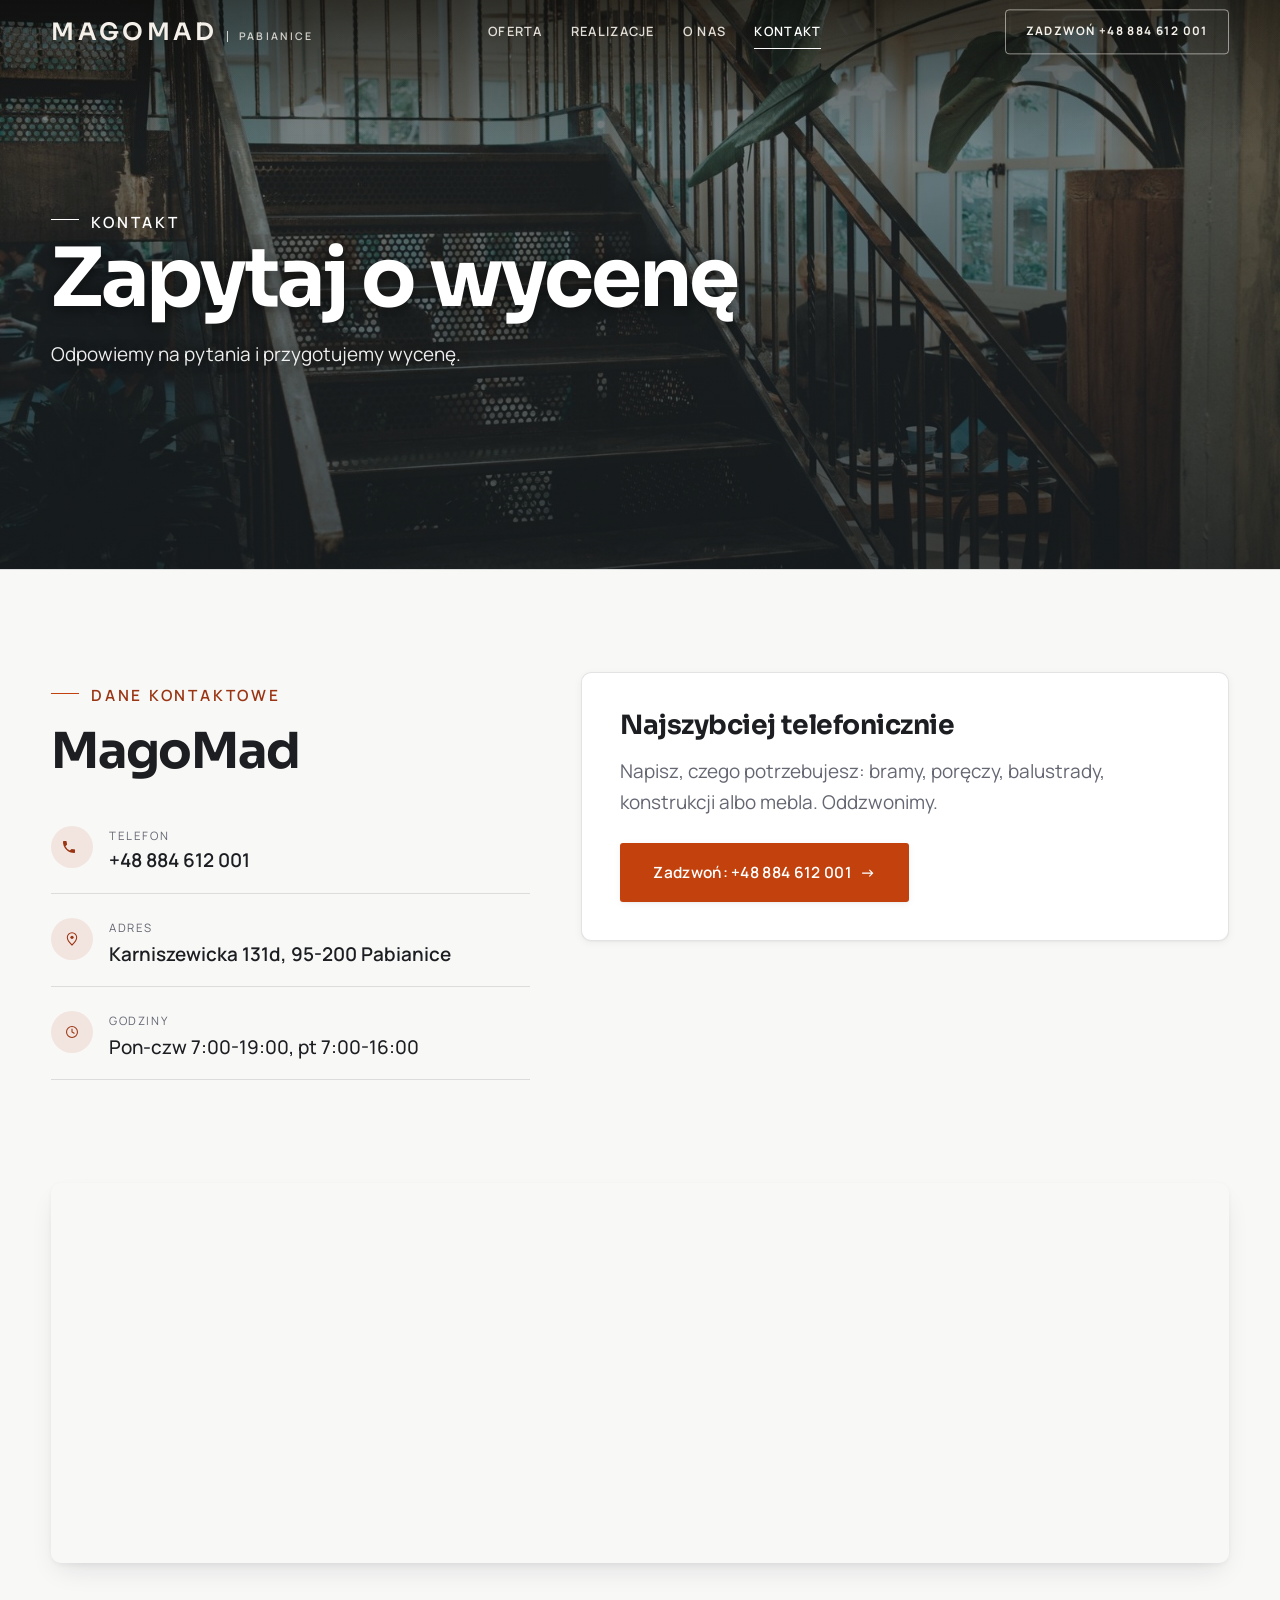
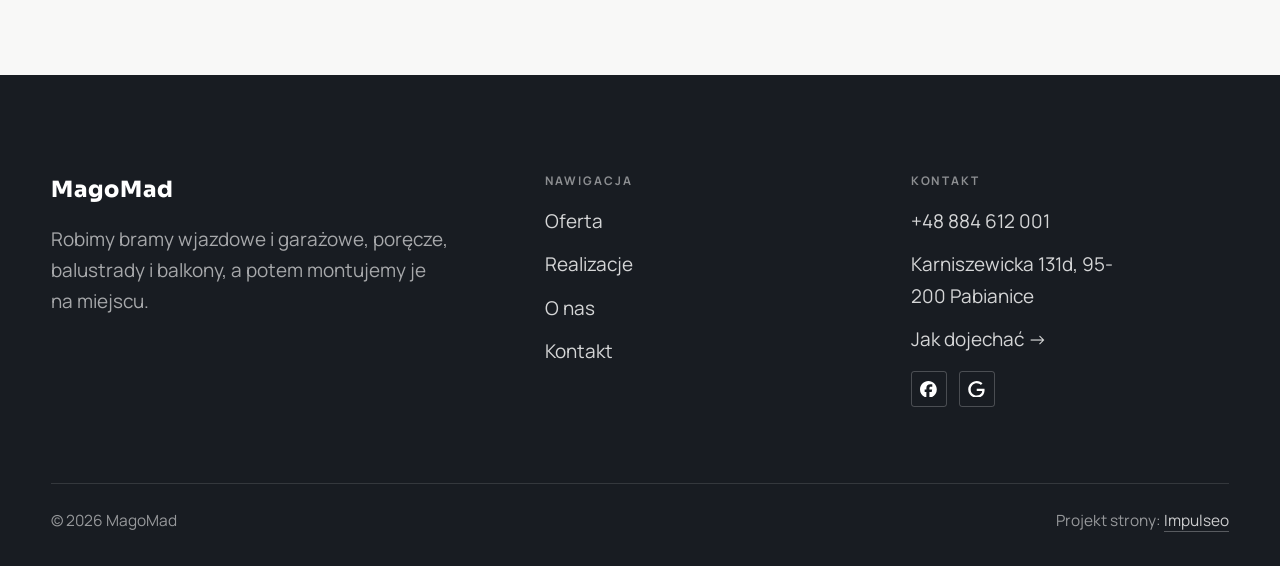
<file: kontakt.html>
<!DOCTYPE html>
<html lang="pl">
<head>
<meta charset="UTF-8">
<meta name="viewport" content="width=device-width, initial-scale=1.0">
<title>Kontakt - MagoMad</title>
<meta name="description" content="Kontakt MagoMad - Karniszewicka 131d, 95-200 Pabianice">
<link rel="canonical" href="https://kris20032.github.io/magomad/kontakt.html">
<meta name="robots" content="noindex, nofollow">
<meta property="og:type" content="website">
<meta property="og:locale" content="pl_PL">
<meta property="og:site_name" content="MagoMad">
<meta property="og:title" content="Kontakt - MagoMad">
<meta property="og:description" content="Kontakt MagoMad - Karniszewicka 131d, 95-200 Pabianice">
<meta property="og:url" content="https://kris20032.github.io/magomad/kontakt.html">
<meta property="og:image" content="https://kris20032.github.io/magomad/img/og.jpg">
<meta property="og:image:width" content="1200">
<meta property="og:image:height" content="630">
<meta name="twitter:card" content="summary_large_image">
<link rel="preconnect" href="https://fonts.googleapis.com">
<link rel="preconnect" href="https://fonts.gstatic.com" crossorigin>
<link href="https://fonts.googleapis.com/css2?family=Sora:wght@600;700;800&family=Manrope:wght@400;500;600&display=swap" rel="stylesheet">
<link rel="stylesheet" href="assets/styles.css?v=da2352d5">
</head>
<body>

<header class="nav">
  <div class="wrap nav-inner">
    <a class="brand" href="index.html"><span class="name">MagoMad</span><span class="sub">Pabianice</span></a>
    <nav class="nav-links">
      <a href="oferta.html">Oferta</a>
      <a href="realizacje.html">Realizacje</a>
      <a href="o-nas.html">O nas</a>
      <a href="kontakt.html" class="active" aria-current="page">Kontakt</a>
      <a href="tel:+48884612001" class="btn btn-accent">Zadzwoń +48 884 612 001</a>
    </nav>
    <button class="nav-toggle" aria-label="Menu"><span></span><span></span><span></span></button>
  </div>
</header>

<main>
<section class="pagehead">
  <img src="img/g14.jpg" alt="MagoMad - Zapytaj o wycenę" width="1600" height="1066" decoding="async">
  <div class="wrap">
    <span class="eyebrow">Kontakt</span>
    <h1>Zapytaj o wycenę</h1>
    <p>Odpowiemy na pytania i przygotujemy wycenę.</p>
  </div>
</section>
<section>
  <div class="wrap contact-grid">
    <div class="reveal">
      <span class="eyebrow">Dane kontaktowe</span>
      <h2 style="margin:var(--space-4) 0 var(--space-6)">MagoMad</h2>
      <div class="info-list">
        <div class="info-row"><div class="ic"><svg class="ico-tel" width="16" height="16" viewBox="0 0 24 24" fill="none" aria-hidden="true"><path d="M6.6 10.8a15.5 15.5 0 0 0 6.6 6.6l2.2-2.2a1 1 0 0 1 1-.24 11.4 11.4 0 0 0 3.6.58 1 1 0 0 1 1 1V20a1 1 0 0 1-1 1A17 17 0 0 1 3 4a1 1 0 0 1 1-1h3.5a1 1 0 0 1 1 1c0 1.25.2 2.46.58 3.6a1 1 0 0 1-.25 1l-2.23 2.2Z" fill="currentColor"/></svg></div><div><div class="lbl">Telefon</div><a class="val" href="tel:+48884612001">+48 884 612 001</a></div></div>
        <div class="info-row"><div class="ic"><svg class="ico-pin" width="16" height="16" viewBox="0 0 24 24" fill="none" aria-hidden="true"><path d="M12 21s7-6.1 7-11.5A7 7 0 0 0 5 9.5C5 14.9 12 21 12 21Z" stroke="currentColor" stroke-width="1.6" fill="none"/><circle cx="12" cy="9.5" r="2.4" fill="currentColor"/></svg></div><div><div class="lbl">Adres</div><div class="val">Karniszewicka 131d, 95-200 Pabianice</div></div></div>
        <div class="info-row"><div class="ic"><svg class="ico-clock" width="16" height="16" viewBox="0 0 24 24" fill="none" aria-hidden="true"><circle cx="12" cy="12" r="8.2" stroke="currentColor" stroke-width="1.6"/><path d="M12 7.5V12l3.2 1.9" stroke="currentColor" stroke-width="1.6" stroke-linecap="round"/></svg></div><div><div class="lbl">Godziny</div><div class="val" style="font-weight:500">Pon-czw 7:00-19:00, pt 7:00-16:00</div></div></div>
      </div>
    </div>
    <div class="reveal">
      <div class="form">
        <h3 style="margin-bottom:var(--space-4)">Najszybciej telefonicznie</h3>
        <p class="muted" style="margin-bottom:var(--space-5)">Napisz, czego potrzebujesz: bramy, poręczy, balustrady, konstrukcji albo mebla. Oddzwonimy.</p>
        <a href="tel:+48884612001" class="btn btn-accent" style="justify-content:center">Zadzwoń: +48 884 612 001 <span class="arr">→</span></a>
      </div>
    </div>
  </div>
</section>
<section style="padding-top:0">
  <div class="wrap reveal">
    <iframe class="map" title="MagoMad - Pabianice" src="https://maps.google.com/maps?q=51.6668114%2C19.3193527&z=15&output=embed" loading="lazy" referrerpolicy="no-referrer-when-downgrade"></iframe>
  </div>
</section>
</main>

<footer>
  <div class="wrap">
    <div class="foot-grid">
      <div class="foot-brand">
        <div class="name">MagoMad</div>
        <p>Robimy bramy wjazdowe i garażowe, poręcze, balustrady i balkony, a potem montujemy je na miejscu.</p>
      </div>
      <div class="foot-col">
        <h4>Nawigacja</h4>
        <a href="oferta.html">Oferta</a>
        <a href="realizacje.html">Realizacje</a>
        <a href="o-nas.html">O nas</a>
        <a href="kontakt.html">Kontakt</a>
      </div>
      <div class="foot-col">
        <h4>Kontakt</h4>
        <a href="tel:+48884612001">+48 884 612 001</a>
        <p>Karniszewicka 131d, 95-200 Pabianice</p>
        <a href="https://www.google.com/maps?cid=10866947453740725111" target="_blank" rel="noopener">Jak dojechać →</a>
      <div class="foot-soc">
        <a class="soc" href="https://www.facebook.com/p/MagoMad-61575567426558/" target="_blank" rel="noopener" aria-label="Facebook - MagoMad"><svg viewBox="0 0 24 24" aria-hidden="true" focusable="false"><path d="M9.101 23.691v-7.98H6.627v-3.667h2.474v-1.58c0-4.085 1.848-5.978 5.858-5.978.401 0 .955.042 1.468.103a8.68 8.68 0 0 1 1.141.195v3.325a8.623 8.623 0 0 0-.653-.036 26.805 26.805 0 0 0-.733-.009c-.707 0-1.259.096-1.675.309a1.686 1.686 0 0 0-.679.622c-.258.42-.374.995-.374 1.752v1.297h3.919l-.386 2.103-.287 1.564h-3.246v8.245C19.396 23.238 24 18.179 24 12.044c0-6.627-5.373-12-12-12s-12 5.373-12 12c0 5.628 3.874 10.35 9.101 11.647Z" fill="currentColor"/></svg></a>
        <a class="soc" href="https://www.google.com/maps?cid=10866947453740725111" target="_blank" rel="noopener" aria-label="Google - MagoMad"><svg viewBox="0 0 24 24" aria-hidden="true" focusable="false"><path d="M12.48 10.92v3.28h7.84c-.24 1.84-.853 3.187-1.787 4.133-1.147 1.147-2.933 2.4-6.053 2.4-4.827 0-8.6-3.893-8.6-8.72s3.773-8.72 8.6-8.72c2.6 0 4.507 1.027 5.907 2.347l2.307-2.307C18.747 1.44 16.133 0 12.48 0 5.867 0 .307 5.387.307 12s5.56 12 12.173 12c3.573 0 6.267-1.173 8.373-3.36 2.16-2.16 2.84-5.213 2.84-7.667 0-.76-.053-1.467-.173-2.053H12.48z" fill="currentColor"/></svg></a>
      </div>
      </div>
    </div>
    <div class="foot-bot">
      <span>© 2026 MagoMad</span>
      <span>Projekt strony: <a class="foot-credit" href="https://impulseo.pl" target="_blank" rel="noopener">Impulseo</a></span>
    </div>
  </div>
</footer>
<div class="sticky-call"><a class="sc-call" href="tel:+48884612001"><svg class="ico-tel" width="16" height="16" viewBox="0 0 24 24" fill="none" aria-hidden="true"><path d="M6.6 10.8a15.5 15.5 0 0 0 6.6 6.6l2.2-2.2a1 1 0 0 1 1-.24 11.4 11.4 0 0 0 3.6.58 1 1 0 0 1 1 1V20a1 1 0 0 1-1 1A17 17 0 0 1 3 4a1 1 0 0 1 1-1h3.5a1 1 0 0 1 1 1c0 1.25.2 2.46.58 3.6a1 1 0 0 1-.25 1l-2.23 2.2Z" fill="currentColor"/></svg> Zadzwoń</a><a class="sc-quote" href="kontakt.html">Zapytaj o cenę</a></div>
<div class="demo-wazne" data-do="2026-11-05" data-cykl="3" hidden><svg class="dw-ico" width="13" height="13" viewBox="0 0 24 24" fill="none" aria-hidden="true"><circle cx="12" cy="12" r="8.6" stroke="currentColor" stroke-width="1.8"/><path d="M12 7.2V12l3.3 2" stroke="currentColor" stroke-width="1.8" stroke-linecap="round"/></svg><span class="dw-txt"></span></div>

<script src="assets/main.js"></script>
</body>
</html>
</file>
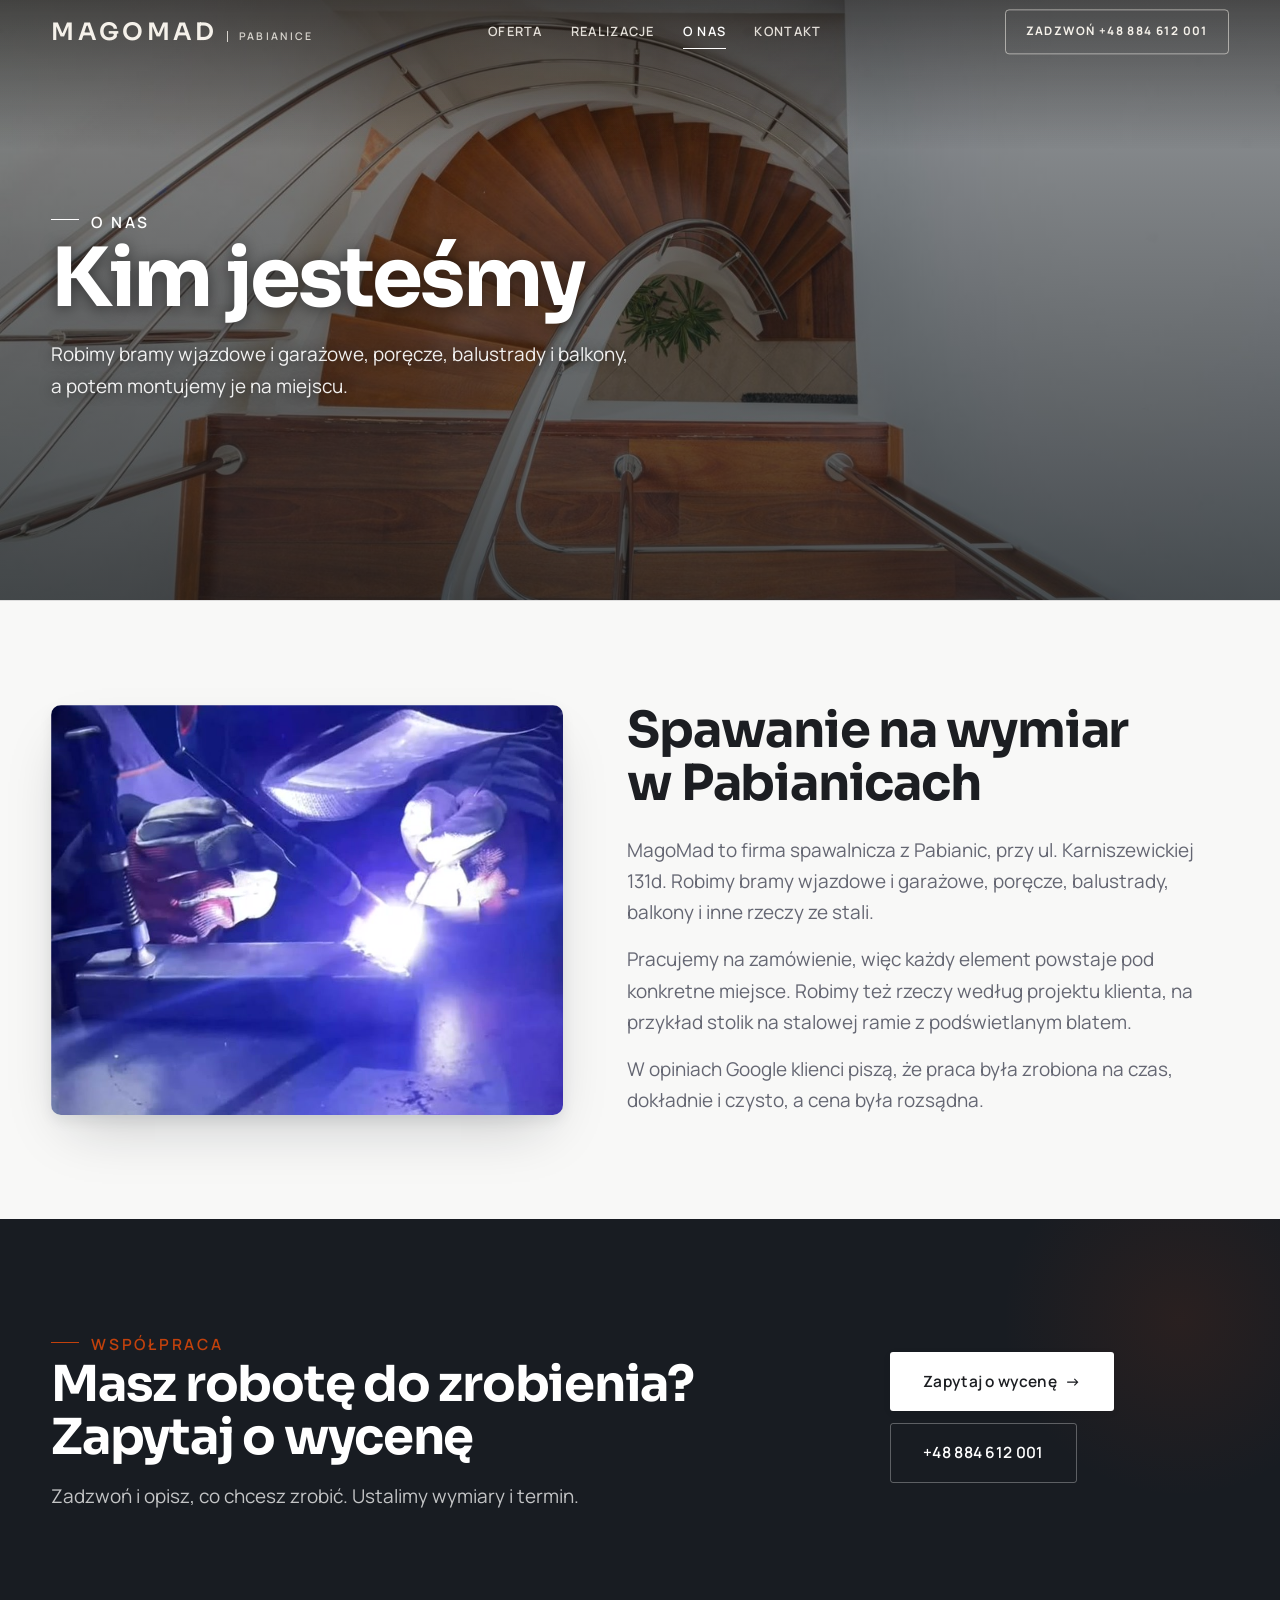
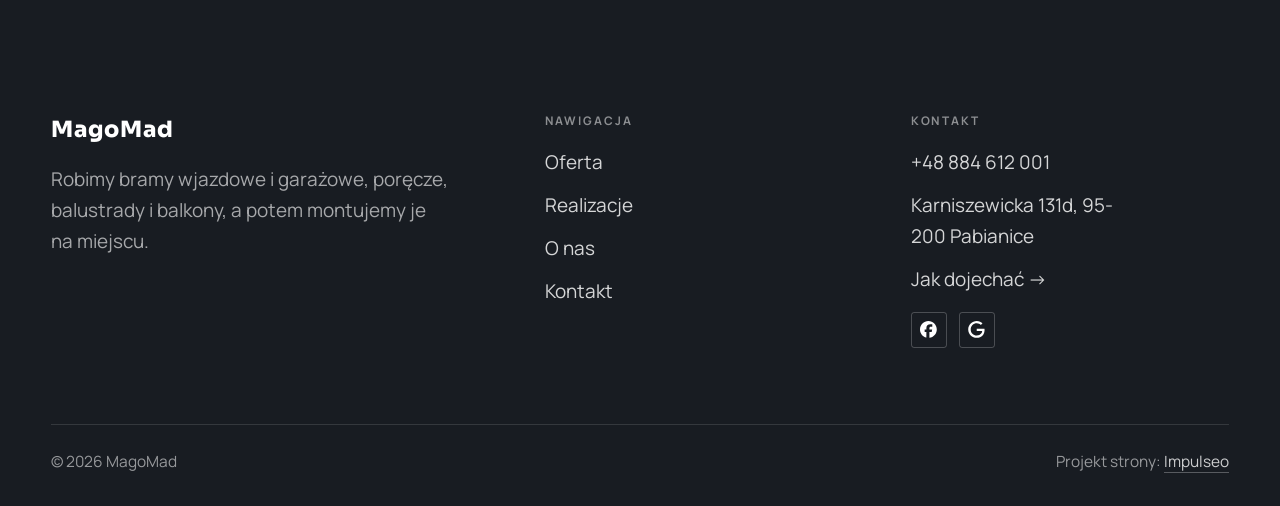
<file: o-nas.html>
<!DOCTYPE html>
<html lang="pl">
<head>
<meta charset="UTF-8">
<meta name="viewport" content="width=device-width, initial-scale=1.0">
<title>O nas - MagoMad</title>
<meta name="description" content="MagoMad z Pabianic, ul. Karniszewicka 131d. Bramy wjazdowe i garażowe, poręcze, balustrady, balkony i konstrukcje stalowe na wymiar. Wykonanie i montaż. Zadzwoń: 884 612 001.">
<link rel="canonical" href="https://kris20032.github.io/magomad/o-nas.html">
<meta name="robots" content="noindex, nofollow">
<meta property="og:type" content="website">
<meta property="og:locale" content="pl_PL">
<meta property="og:site_name" content="MagoMad">
<meta property="og:title" content="O nas - MagoMad">
<meta property="og:description" content="MagoMad z Pabianic, ul. Karniszewicka 131d. Bramy wjazdowe i garażowe, poręcze, balustrady, balkony i konstrukcje stalowe na wymiar. Wykonanie i montaż. Zadzwoń: 884 612 001.">
<meta property="og:url" content="https://kris20032.github.io/magomad/o-nas.html">
<meta property="og:image" content="https://kris20032.github.io/magomad/img/og.jpg">
<meta property="og:image:width" content="1200">
<meta property="og:image:height" content="630">
<meta name="twitter:card" content="summary_large_image">
<link rel="preconnect" href="https://fonts.googleapis.com">
<link rel="preconnect" href="https://fonts.gstatic.com" crossorigin>
<link href="https://fonts.googleapis.com/css2?family=Sora:wght@600;700;800&family=Manrope:wght@400;500;600&display=swap" rel="stylesheet">
<link rel="stylesheet" href="assets/styles.css?v=da2352d5">
</head>
<body>

<header class="nav">
  <div class="wrap nav-inner">
    <a class="brand" href="index.html"><span class="name">MagoMad</span><span class="sub">Pabianice</span></a>
    <nav class="nav-links">
      <a href="oferta.html">Oferta</a>
      <a href="realizacje.html">Realizacje</a>
      <a href="o-nas.html" class="active" aria-current="page">O nas</a>
      <a href="kontakt.html">Kontakt</a>
      <a href="tel:+48884612001" class="btn btn-accent">Zadzwoń +48 884 612 001</a>
    </nav>
    <button class="nav-toggle" aria-label="Menu"><span></span><span></span><span></span></button>
  </div>
</header>

<main>
<section class="pagehead">
  <img src="img/g12.jpg" alt="MagoMad - Kim jesteśmy" width="1600" height="1068" decoding="async">
  <div class="wrap">
    <span class="eyebrow">O nas</span>
    <h1>Kim jesteśmy</h1>
    <p>Robimy bramy wjazdowe i garażowe, poręcze, balustrady i balkony, a potem montujemy je na miejscu.</p>
  </div>
</section>
<section>
  <div class="wrap split">
    <div class="split-art reveal"><img src="img/g7.jpg" alt="MagoMad" loading="lazy" width="1002" height="1002" decoding="async"></div>
    <div class="split-copy reveal">
      <h2>Spawanie na wymiar w Pabianicach</h2>
      <p class="muted">MagoMad to firma spawalnicza z Pabianic, przy ul. Karniszewickiej 131d. Robimy bramy wjazdowe i garażowe, poręcze, balustrady, balkony i inne rzeczy ze stali.</p>
      <p class="muted">Pracujemy na zamówienie, więc każdy element powstaje pod konkretne miejsce. Robimy też rzeczy według projektu klienta, na przykład stolik na stalowej ramie z podświetlanym blatem.</p>
      <p class="muted">W opiniach Google klienci piszą, że praca była zrobiona na czas, dokładnie i czysto, a cena była rozsądna.</p>
    </div>
  </div>
</section>


<section class="cta">
  <div class="wrap">
    <div class="reveal">
      <span class="eyebrow">Współpraca</span>
      <h2>Masz robotę do zrobienia? Zapytaj o wycenę</h2>
      <p>Zadzwoń i opisz, co chcesz zrobić. Ustalimy wymiary i termin.</p>
    </div>
    <div class="cta-actions reveal">
      <a href="kontakt.html" class="btn btn-light">Zapytaj o wycenę <span class="arr">→</span></a>
      <a href="tel:+48884612001" class="btn btn-ghost btn-ghost-cta">+48 884 612 001</a>
    </div>
  </div>
</section>
</main>

<footer>
  <div class="wrap">
    <div class="foot-grid">
      <div class="foot-brand">
        <div class="name">MagoMad</div>
        <p>Robimy bramy wjazdowe i garażowe, poręcze, balustrady i balkony, a potem montujemy je na miejscu.</p>
      </div>
      <div class="foot-col">
        <h4>Nawigacja</h4>
        <a href="oferta.html">Oferta</a>
        <a href="realizacje.html">Realizacje</a>
        <a href="o-nas.html">O nas</a>
        <a href="kontakt.html">Kontakt</a>
      </div>
      <div class="foot-col">
        <h4>Kontakt</h4>
        <a href="tel:+48884612001">+48 884 612 001</a>
        <p>Karniszewicka 131d, 95-200 Pabianice</p>
        <a href="https://www.google.com/maps?cid=10866947453740725111" target="_blank" rel="noopener">Jak dojechać →</a>
      <div class="foot-soc">
        <a class="soc" href="https://www.facebook.com/p/MagoMad-61575567426558/" target="_blank" rel="noopener" aria-label="Facebook - MagoMad"><svg viewBox="0 0 24 24" aria-hidden="true" focusable="false"><path d="M9.101 23.691v-7.98H6.627v-3.667h2.474v-1.58c0-4.085 1.848-5.978 5.858-5.978.401 0 .955.042 1.468.103a8.68 8.68 0 0 1 1.141.195v3.325a8.623 8.623 0 0 0-.653-.036 26.805 26.805 0 0 0-.733-.009c-.707 0-1.259.096-1.675.309a1.686 1.686 0 0 0-.679.622c-.258.42-.374.995-.374 1.752v1.297h3.919l-.386 2.103-.287 1.564h-3.246v8.245C19.396 23.238 24 18.179 24 12.044c0-6.627-5.373-12-12-12s-12 5.373-12 12c0 5.628 3.874 10.35 9.101 11.647Z" fill="currentColor"/></svg></a>
        <a class="soc" href="https://www.google.com/maps?cid=10866947453740725111" target="_blank" rel="noopener" aria-label="Google - MagoMad"><svg viewBox="0 0 24 24" aria-hidden="true" focusable="false"><path d="M12.48 10.92v3.28h7.84c-.24 1.84-.853 3.187-1.787 4.133-1.147 1.147-2.933 2.4-6.053 2.4-4.827 0-8.6-3.893-8.6-8.72s3.773-8.72 8.6-8.72c2.6 0 4.507 1.027 5.907 2.347l2.307-2.307C18.747 1.44 16.133 0 12.48 0 5.867 0 .307 5.387.307 12s5.56 12 12.173 12c3.573 0 6.267-1.173 8.373-3.36 2.16-2.16 2.84-5.213 2.84-7.667 0-.76-.053-1.467-.173-2.053H12.48z" fill="currentColor"/></svg></a>
      </div>
      </div>
    </div>
    <div class="foot-bot">
      <span>© 2026 MagoMad</span>
      <span>Projekt strony: <a class="foot-credit" href="https://impulseo.pl" target="_blank" rel="noopener">Impulseo</a></span>
    </div>
  </div>
</footer>
<div class="sticky-call"><a class="sc-call" href="tel:+48884612001"><svg class="ico-tel" width="16" height="16" viewBox="0 0 24 24" fill="none" aria-hidden="true"><path d="M6.6 10.8a15.5 15.5 0 0 0 6.6 6.6l2.2-2.2a1 1 0 0 1 1-.24 11.4 11.4 0 0 0 3.6.58 1 1 0 0 1 1 1V20a1 1 0 0 1-1 1A17 17 0 0 1 3 4a1 1 0 0 1 1-1h3.5a1 1 0 0 1 1 1c0 1.25.2 2.46.58 3.6a1 1 0 0 1-.25 1l-2.23 2.2Z" fill="currentColor"/></svg> Zadzwoń</a><a class="sc-quote" href="kontakt.html">Zapytaj o cenę</a></div>
<div class="demo-wazne" data-do="2026-11-05" data-cykl="3" hidden><svg class="dw-ico" width="13" height="13" viewBox="0 0 24 24" fill="none" aria-hidden="true"><circle cx="12" cy="12" r="8.6" stroke="currentColor" stroke-width="1.8"/><path d="M12 7.2V12l3.3 2" stroke="currentColor" stroke-width="1.8" stroke-linecap="round"/></svg><span class="dw-txt"></span></div>

<script src="assets/main.js"></script>
</body>
</html>
</file>
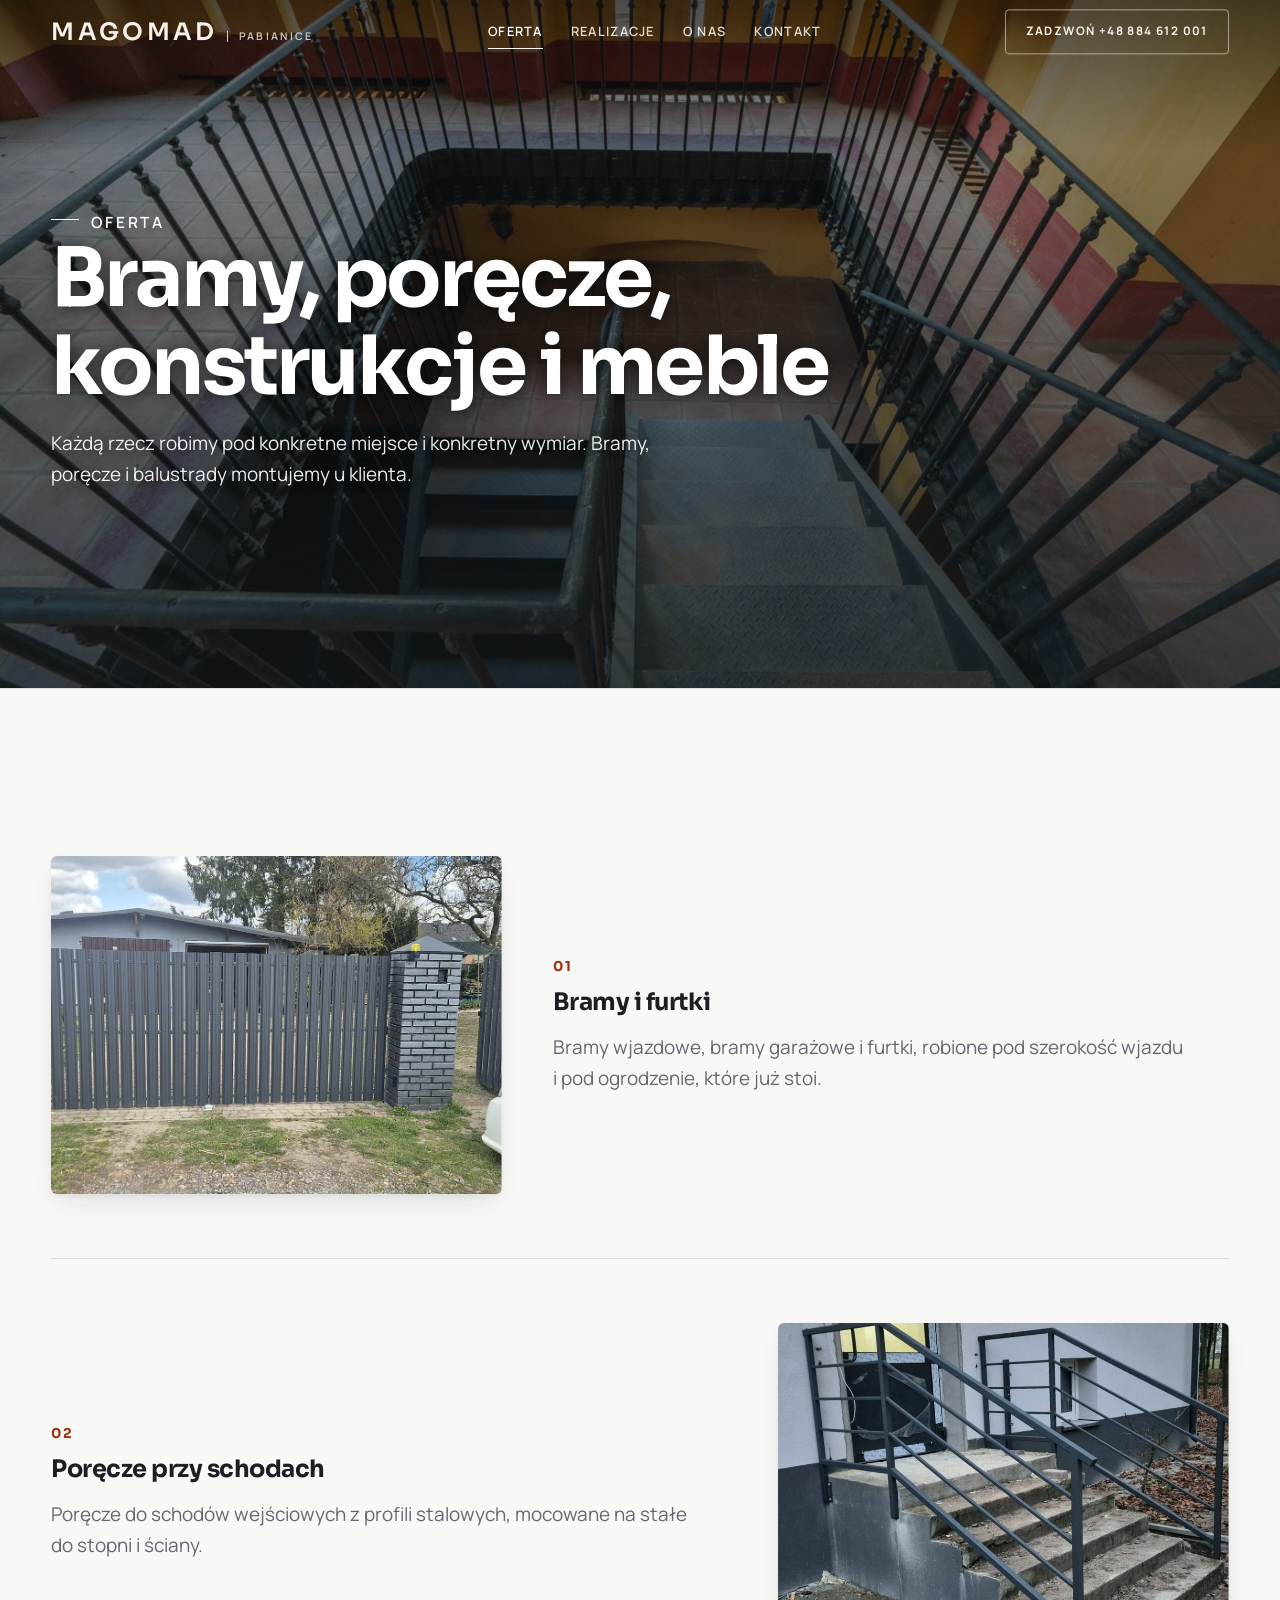
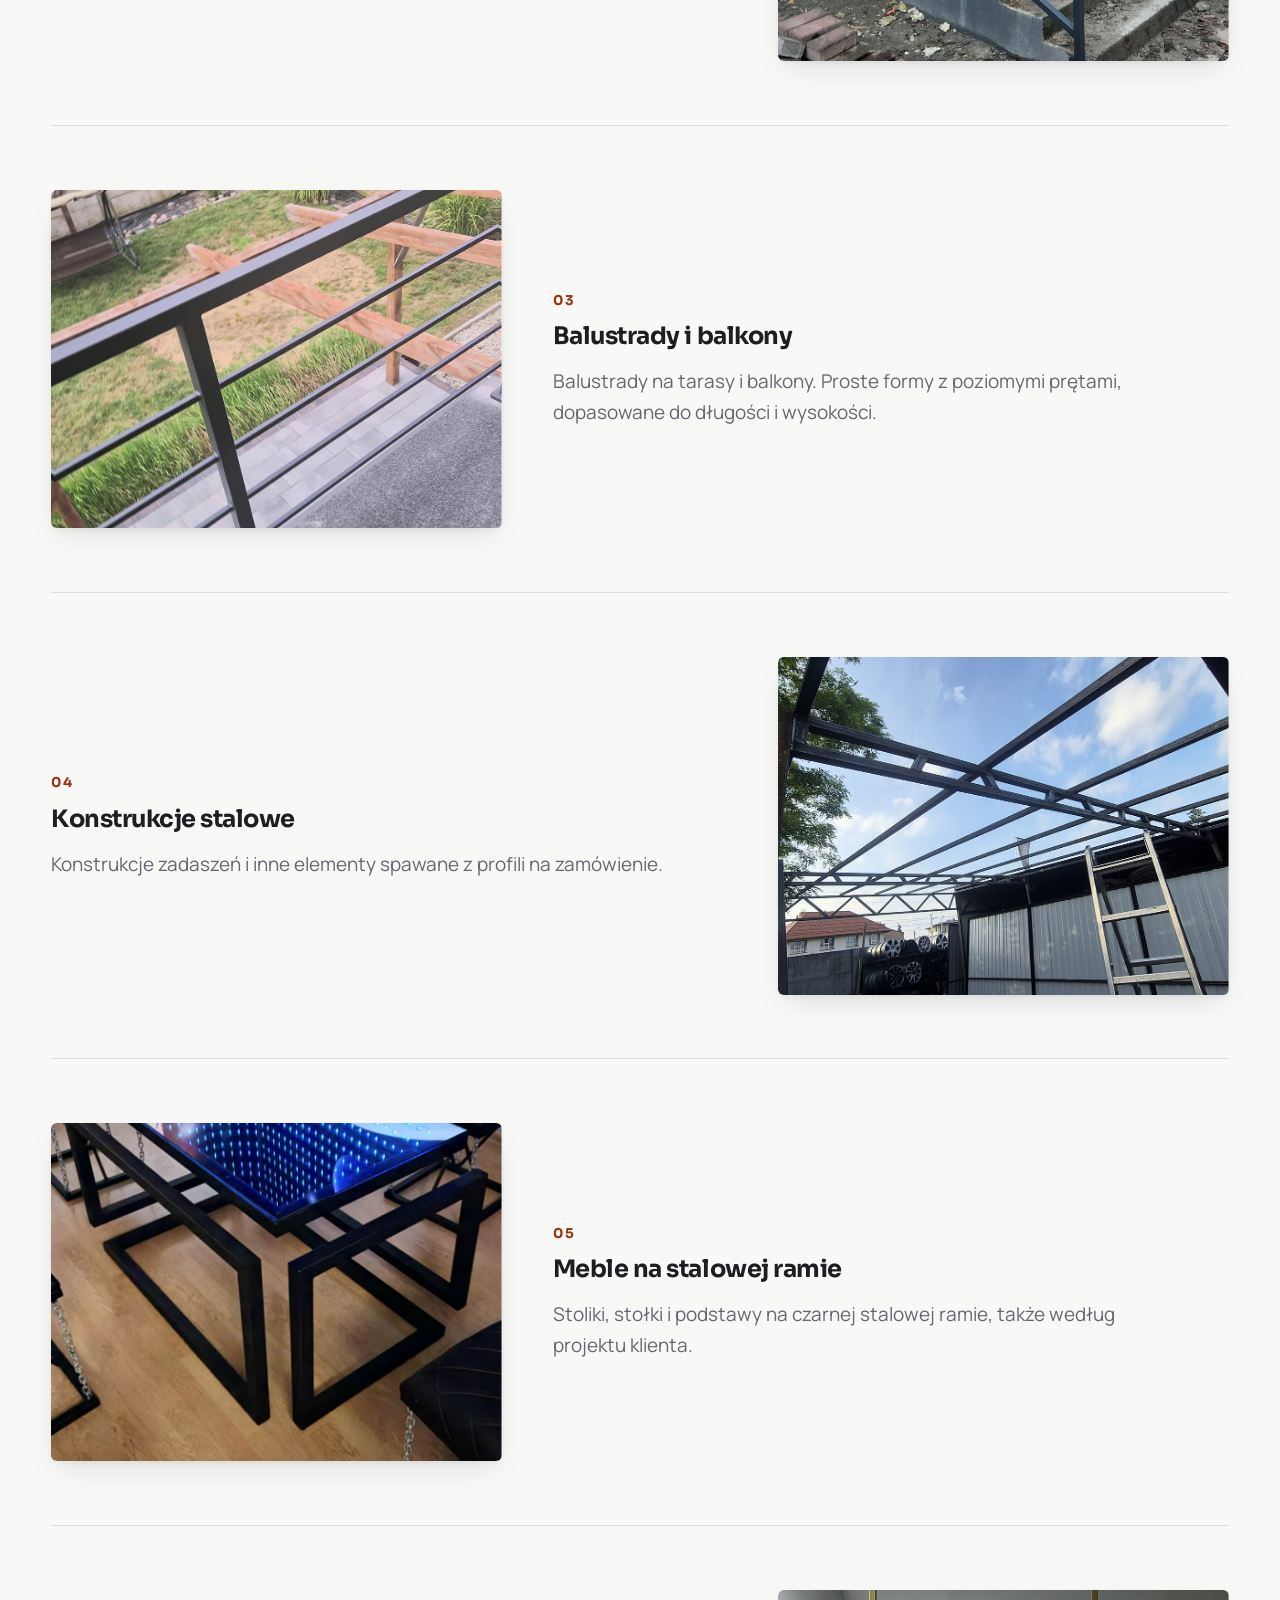
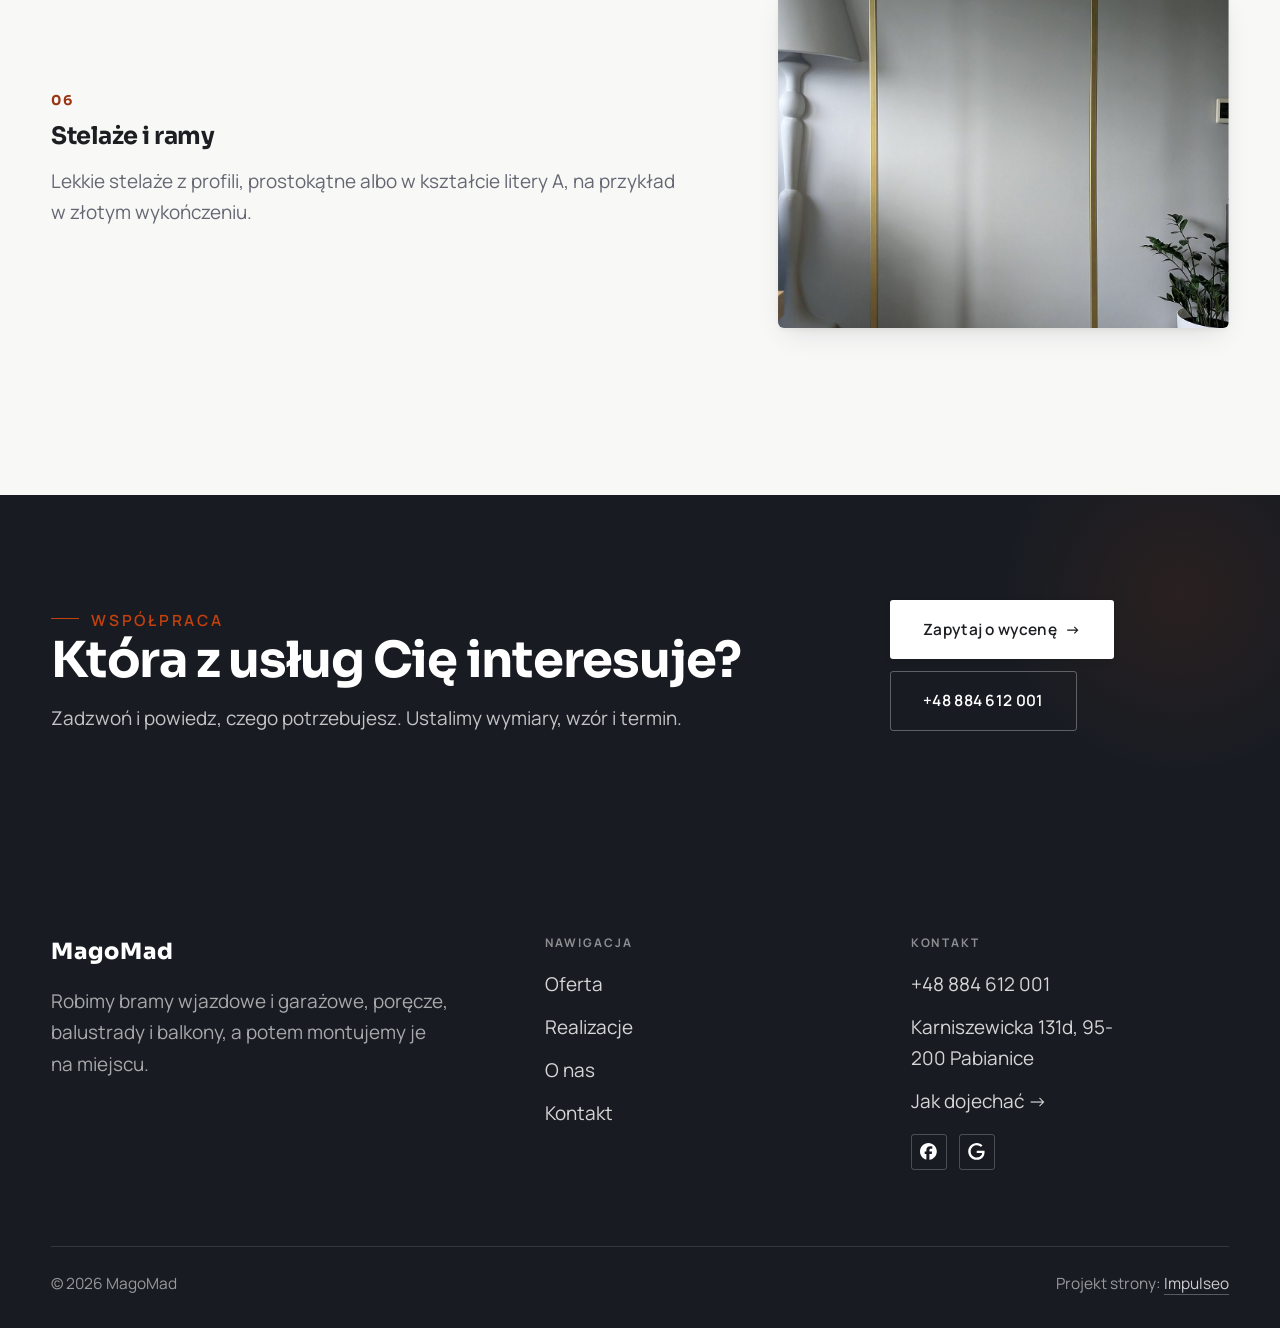
<file: oferta.html>
<!DOCTYPE html>
<html lang="pl">
<head>
<meta charset="UTF-8">
<meta name="viewport" content="width=device-width, initial-scale=1.0">
<title>Oferta - MagoMad</title>
<meta name="description" content="MagoMad z Pabianic, ul. Karniszewicka 131d. Bramy wjazdowe i garażowe, poręcze, balustrady, balkony i konstrukcje stalowe na wymiar. Wykonanie i montaż. Zadzwoń: 884 612 001.">
<link rel="canonical" href="https://kris20032.github.io/magomad/oferta.html">
<meta name="robots" content="noindex, nofollow">
<meta property="og:type" content="website">
<meta property="og:locale" content="pl_PL">
<meta property="og:site_name" content="MagoMad">
<meta property="og:title" content="Oferta - MagoMad">
<meta property="og:description" content="MagoMad z Pabianic, ul. Karniszewicka 131d. Bramy wjazdowe i garażowe, poręcze, balustrady, balkony i konstrukcje stalowe na wymiar. Wykonanie i montaż. Zadzwoń: 884 612 001.">
<meta property="og:url" content="https://kris20032.github.io/magomad/oferta.html">
<meta property="og:image" content="https://kris20032.github.io/magomad/img/og.jpg">
<meta property="og:image:width" content="1200">
<meta property="og:image:height" content="630">
<meta name="twitter:card" content="summary_large_image">
<link rel="preconnect" href="https://fonts.googleapis.com">
<link rel="preconnect" href="https://fonts.gstatic.com" crossorigin>
<link href="https://fonts.googleapis.com/css2?family=Sora:wght@600;700;800&family=Manrope:wght@400;500;600&display=swap" rel="stylesheet">
<link rel="stylesheet" href="assets/styles.css?v=da2352d5">
</head>
<body>

<header class="nav">
  <div class="wrap nav-inner">
    <a class="brand" href="index.html"><span class="name">MagoMad</span><span class="sub">Pabianice</span></a>
    <nav class="nav-links">
      <a href="oferta.html" class="active" aria-current="page">Oferta</a>
      <a href="realizacje.html">Realizacje</a>
      <a href="o-nas.html">O nas</a>
      <a href="kontakt.html">Kontakt</a>
      <a href="tel:+48884612001" class="btn btn-accent">Zadzwoń +48 884 612 001</a>
    </nav>
    <button class="nav-toggle" aria-label="Menu"><span></span><span></span><span></span></button>
  </div>
</header>

<main>
<section class="pagehead">
  <img src="img/g16.jpg" alt="MagoMad - Bramy, poręcze, konstrukcje i meble" width="1600" height="1067" decoding="async">
  <div class="wrap">
    <span class="eyebrow">Oferta</span>
    <h1>Bramy, poręcze, konstrukcje i meble</h1>
    <p>Każdą rzecz robimy pod konkretne miejsce i konkretny wymiar. Bramy, poręcze i balustrady montujemy u klienta.</p>
  </div>
</section>
<section>
  <div class="wrap">
    <div class="svc-row reveal">
      <div class="svc-row-art"><img src="img/g2.jpg" alt="Bramy i furtki" loading="lazy" width="1600" height="739" decoding="async"></div>
      <div>
        <span class="num">01</span>
        <h3>Bramy i furtki</h3>
        <p class="muted">Bramy wjazdowe, bramy garażowe i furtki, robione pod szerokość wjazdu i pod ogrodzenie, które już stoi.</p>
      </div>
    </div>
    <div class="svc-row rev reveal">
      <div class="svc-row-art"><img src="img/g1.jpg" alt="Poręcze przy schodach" loading="lazy" width="1544" height="658" decoding="async"></div>
      <div>
        <span class="num">02</span>
        <h3>Poręcze przy schodach</h3>
        <p class="muted">Poręcze do schodów wejściowych z profili stalowych, mocowane na stałe do stopni i ściany.</p>
      </div>
    </div>
    <div class="svc-row reveal">
      <div class="svc-row-art"><img src="img/g3.jpg" alt="Balustrady i balkony" loading="lazy" width="1080" height="1920" decoding="async"></div>
      <div>
        <span class="num">03</span>
        <h3>Balustrady i balkony</h3>
        <p class="muted">Balustrady na tarasy i balkony. Proste formy z poziomymi prętami, dopasowane do długości i wysokości.</p>
      </div>
    </div>
    <div class="svc-row rev reveal">
      <div class="svc-row-art"><img src="img/g4.jpg" alt="Konstrukcje stalowe" loading="lazy" width="1600" height="739" decoding="async"></div>
      <div>
        <span class="num">04</span>
        <h3>Konstrukcje stalowe</h3>
        <p class="muted">Konstrukcje zadaszeń i inne elementy spawane z profili na zamówienie.</p>
      </div>
    </div>
    <div class="svc-row reveal">
      <div class="svc-row-art"><img src="img/g5.jpg" alt="Meble na stalowej ramie" loading="lazy" width="945" height="1126" decoding="async"></div>
      <div>
        <span class="num">05</span>
        <h3>Meble na stalowej ramie</h3>
        <p class="muted">Stoliki, stołki i podstawy na czarnej stalowej ramie, także według projektu klienta.</p>
      </div>
    </div>
    <div class="svc-row rev reveal">
      <div class="svc-row-art"><img src="img/g6.jpg" alt="Stelaże i ramy" loading="lazy" width="1200" height="1600" decoding="async"></div>
      <div>
        <span class="num">06</span>
        <h3>Stelaże i ramy</h3>
        <p class="muted">Lekkie stelaże z profili, prostokątne albo w kształcie litery A, na przykład w złotym wykończeniu.</p>
      </div>
    </div>
  </div>
</section>

<section class="cta">
  <div class="wrap">
    <div class="reveal">
      <span class="eyebrow">Współpraca</span>
      <h2>Która z usług Cię interesuje?</h2>
      <p>Zadzwoń i powiedz, czego potrzebujesz. Ustalimy wymiary, wzór i termin.</p>
    </div>
    <div class="cta-actions reveal">
      <a href="kontakt.html" class="btn btn-light">Zapytaj o wycenę <span class="arr">→</span></a>
      <a href="tel:+48884612001" class="btn btn-ghost btn-ghost-cta">+48 884 612 001</a>
    </div>
  </div>
</section>
</main>

<footer>
  <div class="wrap">
    <div class="foot-grid">
      <div class="foot-brand">
        <div class="name">MagoMad</div>
        <p>Robimy bramy wjazdowe i garażowe, poręcze, balustrady i balkony, a potem montujemy je na miejscu.</p>
      </div>
      <div class="foot-col">
        <h4>Nawigacja</h4>
        <a href="oferta.html">Oferta</a>
        <a href="realizacje.html">Realizacje</a>
        <a href="o-nas.html">O nas</a>
        <a href="kontakt.html">Kontakt</a>
      </div>
      <div class="foot-col">
        <h4>Kontakt</h4>
        <a href="tel:+48884612001">+48 884 612 001</a>
        <p>Karniszewicka 131d, 95-200 Pabianice</p>
        <a href="https://www.google.com/maps?cid=10866947453740725111" target="_blank" rel="noopener">Jak dojechać →</a>
      <div class="foot-soc">
        <a class="soc" href="https://www.facebook.com/p/MagoMad-61575567426558/" target="_blank" rel="noopener" aria-label="Facebook - MagoMad"><svg viewBox="0 0 24 24" aria-hidden="true" focusable="false"><path d="M9.101 23.691v-7.98H6.627v-3.667h2.474v-1.58c0-4.085 1.848-5.978 5.858-5.978.401 0 .955.042 1.468.103a8.68 8.68 0 0 1 1.141.195v3.325a8.623 8.623 0 0 0-.653-.036 26.805 26.805 0 0 0-.733-.009c-.707 0-1.259.096-1.675.309a1.686 1.686 0 0 0-.679.622c-.258.42-.374.995-.374 1.752v1.297h3.919l-.386 2.103-.287 1.564h-3.246v8.245C19.396 23.238 24 18.179 24 12.044c0-6.627-5.373-12-12-12s-12 5.373-12 12c0 5.628 3.874 10.35 9.101 11.647Z" fill="currentColor"/></svg></a>
        <a class="soc" href="https://www.google.com/maps?cid=10866947453740725111" target="_blank" rel="noopener" aria-label="Google - MagoMad"><svg viewBox="0 0 24 24" aria-hidden="true" focusable="false"><path d="M12.48 10.92v3.28h7.84c-.24 1.84-.853 3.187-1.787 4.133-1.147 1.147-2.933 2.4-6.053 2.4-4.827 0-8.6-3.893-8.6-8.72s3.773-8.72 8.6-8.72c2.6 0 4.507 1.027 5.907 2.347l2.307-2.307C18.747 1.44 16.133 0 12.48 0 5.867 0 .307 5.387.307 12s5.56 12 12.173 12c3.573 0 6.267-1.173 8.373-3.36 2.16-2.16 2.84-5.213 2.84-7.667 0-.76-.053-1.467-.173-2.053H12.48z" fill="currentColor"/></svg></a>
      </div>
      </div>
    </div>
    <div class="foot-bot">
      <span>© 2026 MagoMad</span>
      <span>Projekt strony: <a class="foot-credit" href="https://impulseo.pl" target="_blank" rel="noopener">Impulseo</a></span>
    </div>
  </div>
</footer>
<div class="sticky-call"><a class="sc-call" href="tel:+48884612001"><svg class="ico-tel" width="16" height="16" viewBox="0 0 24 24" fill="none" aria-hidden="true"><path d="M6.6 10.8a15.5 15.5 0 0 0 6.6 6.6l2.2-2.2a1 1 0 0 1 1-.24 11.4 11.4 0 0 0 3.6.58 1 1 0 0 1 1 1V20a1 1 0 0 1-1 1A17 17 0 0 1 3 4a1 1 0 0 1 1-1h3.5a1 1 0 0 1 1 1c0 1.25.2 2.46.58 3.6a1 1 0 0 1-.25 1l-2.23 2.2Z" fill="currentColor"/></svg> Zadzwoń</a><a class="sc-quote" href="kontakt.html">Zapytaj o cenę</a></div>
<div class="demo-wazne" data-do="2026-11-05" data-cykl="3" hidden><svg class="dw-ico" width="13" height="13" viewBox="0 0 24 24" fill="none" aria-hidden="true"><circle cx="12" cy="12" r="8.6" stroke="currentColor" stroke-width="1.8"/><path d="M12 7.2V12l3.3 2" stroke="currentColor" stroke-width="1.8" stroke-linecap="round"/></svg><span class="dw-txt"></span></div>

<script src="assets/main.js"></script>
</body>
</html>
</file>
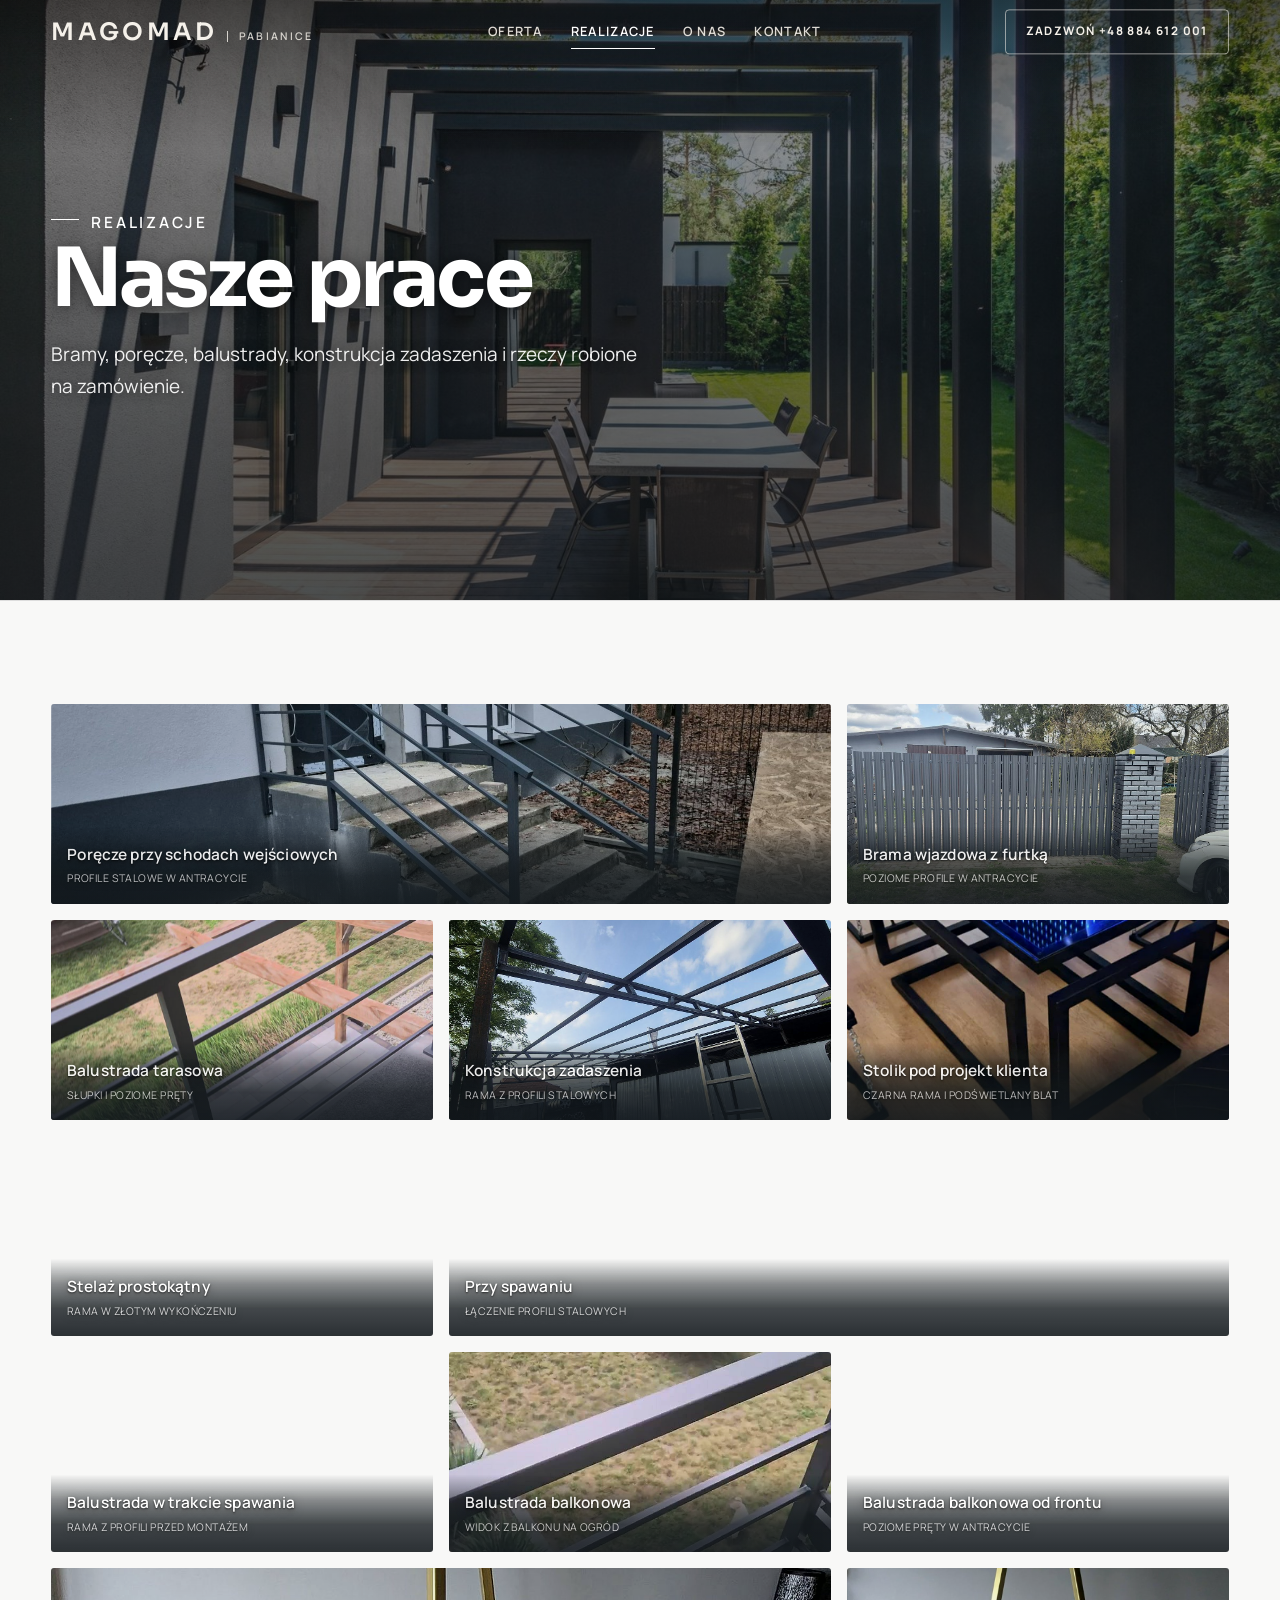
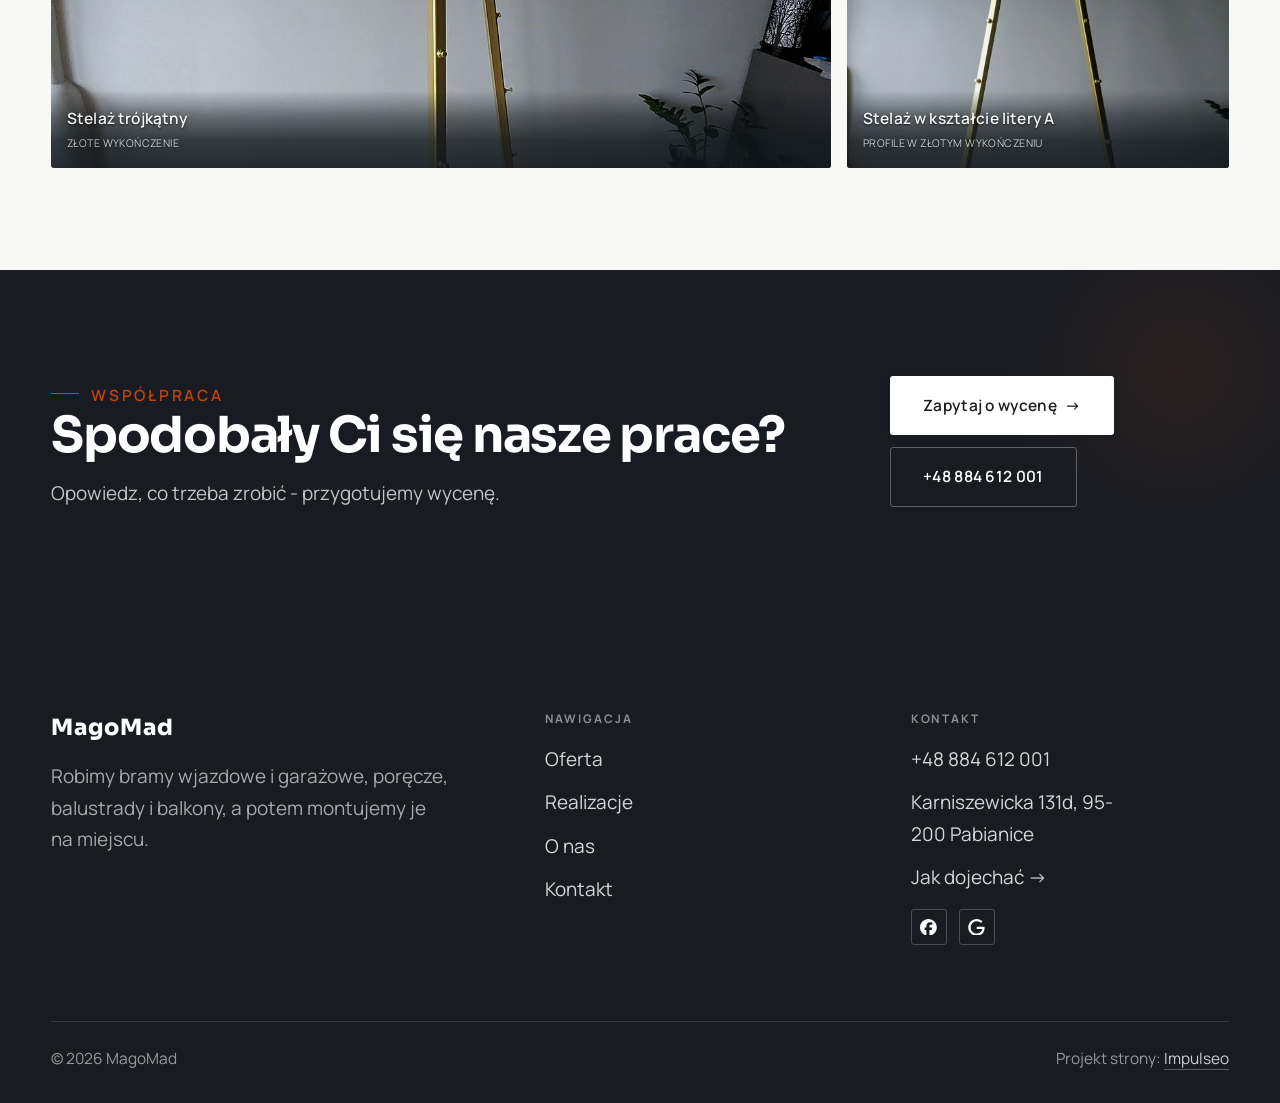
<file: realizacje.html>
<!DOCTYPE html>
<html lang="pl">
<head>
<meta charset="UTF-8">
<meta name="viewport" content="width=device-width, initial-scale=1.0">
<title>Realizacje - MagoMad</title>
<meta name="description" content="Realizacje MagoMad: ">
<link rel="canonical" href="https://kris20032.github.io/magomad/realizacje.html">
<meta name="robots" content="noindex, nofollow">
<meta property="og:type" content="website">
<meta property="og:locale" content="pl_PL">
<meta property="og:site_name" content="MagoMad">
<meta property="og:title" content="Realizacje - MagoMad">
<meta property="og:description" content="Realizacje MagoMad: ">
<meta property="og:url" content="https://kris20032.github.io/magomad/realizacje.html">
<meta property="og:image" content="https://kris20032.github.io/magomad/img/og.jpg">
<meta property="og:image:width" content="1200">
<meta property="og:image:height" content="630">
<meta name="twitter:card" content="summary_large_image">
<link rel="preconnect" href="https://fonts.googleapis.com">
<link rel="preconnect" href="https://fonts.gstatic.com" crossorigin>
<link href="https://fonts.googleapis.com/css2?family=Sora:wght@600;700;800&family=Manrope:wght@400;500;600&display=swap" rel="stylesheet">
<link rel="stylesheet" href="assets/styles.css?v=da2352d5">
</head>
<body>

<header class="nav">
  <div class="wrap nav-inner">
    <a class="brand" href="index.html"><span class="name">MagoMad</span><span class="sub">Pabianice</span></a>
    <nav class="nav-links">
      <a href="oferta.html">Oferta</a>
      <a href="realizacje.html" class="active" aria-current="page">Realizacje</a>
      <a href="o-nas.html">O nas</a>
      <a href="kontakt.html">Kontakt</a>
      <a href="tel:+48884612001" class="btn btn-accent">Zadzwoń +48 884 612 001</a>
    </nav>
    <button class="nav-toggle" aria-label="Menu"><span></span><span></span><span></span></button>
  </div>
</header>

<main>
<section class="pagehead">
  <img src="img/g13.jpg" alt="MagoMad - Nasze prace" width="1600" height="1068" decoding="async">
  <div class="wrap">
    <span class="eyebrow">Realizacje</span>
    <h1>Nasze prace</h1>
    <p>Bramy, poręcze, balustrady, konstrukcja zadaszenia i rzeczy robione na zamówienie.</p>
  </div>
</section>
<section>
  <div class="wrap">
    <div class="gallery">
      <div class="tile t-two3 reveal"><img src="img/g1.jpg" alt="Poręcze przy schodach wejściowych" loading="lazy" width="1544" height="658" decoding="async"><div class="cap">Poręcze przy schodach wejściowych<small>Profile stalowe w antracycie</small></div></div>
      <div class="tile t-third reveal"><img src="img/g2.jpg" alt="Brama wjazdowa z furtką" loading="lazy" width="1600" height="739" decoding="async"><div class="cap">Brama wjazdowa z furtką<small>Poziome profile w antracycie</small></div></div>
      <div class="tile t-third reveal"><img src="img/g3.jpg" alt="Balustrada tarasowa" loading="lazy" width="1080" height="1920" decoding="async"><div class="cap">Balustrada tarasowa<small>Słupki i poziome pręty</small></div></div>
      <div class="tile t-third reveal"><img src="img/g4.jpg" alt="Konstrukcja zadaszenia" loading="lazy" width="1600" height="739" decoding="async"><div class="cap">Konstrukcja zadaszenia<small>Rama z profili stalowych</small></div></div>
      <div class="tile t-third reveal"><img src="img/g5.jpg" alt="Stolik pod projekt klienta" loading="lazy" width="945" height="1126" decoding="async"><div class="cap">Stolik pod projekt klienta<small>Czarna rama i podświetlany blat</small></div></div>
      <div class="tile t-third reveal"><img src="img/g6.jpg" alt="Stelaż prostokątny" loading="lazy" width="1200" height="1600" decoding="async"><div class="cap">Stelaż prostokątny<small>Rama w złotym wykończeniu</small></div></div>
      <div class="tile t-two3 reveal"><img src="img/g7.jpg" alt="Przy spawaniu" loading="lazy" width="1002" height="1002" decoding="async"><div class="cap">Przy spawaniu<small>Łączenie profili stalowych</small></div></div>
      <div class="tile t-third reveal"><img src="img/g8.jpg" alt="Balustrada w trakcie spawania" loading="lazy" width="720" height="1280" decoding="async"><div class="cap">Balustrada w trakcie spawania<small>Rama z profili przed montażem</small></div></div>
      <div class="tile t-third reveal"><img src="img/g9.jpg" alt="Balustrada balkonowa" loading="lazy" width="720" height="1280" decoding="async"><div class="cap">Balustrada balkonowa<small>Widok z balkonu na ogród</small></div></div>
      <div class="tile t-third reveal"><img src="img/g10.jpg" alt="Balustrada balkonowa od frontu" loading="lazy" width="720" height="430" decoding="async"><div class="cap">Balustrada balkonowa od frontu<small>Poziome pręty w antracycie</small></div></div>
      <div class="tile t-two3 reveal"><img src="img/g11.jpg" alt="Stelaż trójkątny" loading="lazy" width="1200" height="1600" decoding="async"><div class="cap">Stelaż trójkątny<small>Złote wykończenie</small></div></div>
      <div class="tile t-third reveal"><img src="img/about.jpg" alt="Stelaż w kształcie litery A" loading="lazy" width="1120" height="1528" decoding="async"><div class="cap">Stelaż w kształcie litery A<small>Profile w złotym wykończeniu</small></div></div>
    </div>
  </div>
</section>
<section class="cta">
  <div class="wrap">
    <div class="reveal">
      <span class="eyebrow">Współpraca</span>
      <h2>Spodobały Ci się nasze prace?</h2>
      <p>Opowiedz, co trzeba zrobić - przygotujemy wycenę.</p>
    </div>
    <div class="cta-actions reveal">
      <a href="kontakt.html" class="btn btn-light">Zapytaj o wycenę <span class="arr">→</span></a>
      <a href="tel:+48884612001" class="btn btn-ghost btn-ghost-cta">+48 884 612 001</a>
    </div>
  </div>
</section>
</main>

<footer>
  <div class="wrap">
    <div class="foot-grid">
      <div class="foot-brand">
        <div class="name">MagoMad</div>
        <p>Robimy bramy wjazdowe i garażowe, poręcze, balustrady i balkony, a potem montujemy je na miejscu.</p>
      </div>
      <div class="foot-col">
        <h4>Nawigacja</h4>
        <a href="oferta.html">Oferta</a>
        <a href="realizacje.html">Realizacje</a>
        <a href="o-nas.html">O nas</a>
        <a href="kontakt.html">Kontakt</a>
      </div>
      <div class="foot-col">
        <h4>Kontakt</h4>
        <a href="tel:+48884612001">+48 884 612 001</a>
        <p>Karniszewicka 131d, 95-200 Pabianice</p>
        <a href="https://www.google.com/maps?cid=10866947453740725111" target="_blank" rel="noopener">Jak dojechać →</a>
      <div class="foot-soc">
        <a class="soc" href="https://www.facebook.com/p/MagoMad-61575567426558/" target="_blank" rel="noopener" aria-label="Facebook - MagoMad"><svg viewBox="0 0 24 24" aria-hidden="true" focusable="false"><path d="M9.101 23.691v-7.98H6.627v-3.667h2.474v-1.58c0-4.085 1.848-5.978 5.858-5.978.401 0 .955.042 1.468.103a8.68 8.68 0 0 1 1.141.195v3.325a8.623 8.623 0 0 0-.653-.036 26.805 26.805 0 0 0-.733-.009c-.707 0-1.259.096-1.675.309a1.686 1.686 0 0 0-.679.622c-.258.42-.374.995-.374 1.752v1.297h3.919l-.386 2.103-.287 1.564h-3.246v8.245C19.396 23.238 24 18.179 24 12.044c0-6.627-5.373-12-12-12s-12 5.373-12 12c0 5.628 3.874 10.35 9.101 11.647Z" fill="currentColor"/></svg></a>
        <a class="soc" href="https://www.google.com/maps?cid=10866947453740725111" target="_blank" rel="noopener" aria-label="Google - MagoMad"><svg viewBox="0 0 24 24" aria-hidden="true" focusable="false"><path d="M12.48 10.92v3.28h7.84c-.24 1.84-.853 3.187-1.787 4.133-1.147 1.147-2.933 2.4-6.053 2.4-4.827 0-8.6-3.893-8.6-8.72s3.773-8.72 8.6-8.72c2.6 0 4.507 1.027 5.907 2.347l2.307-2.307C18.747 1.44 16.133 0 12.48 0 5.867 0 .307 5.387.307 12s5.56 12 12.173 12c3.573 0 6.267-1.173 8.373-3.36 2.16-2.16 2.84-5.213 2.84-7.667 0-.76-.053-1.467-.173-2.053H12.48z" fill="currentColor"/></svg></a>
      </div>
      </div>
    </div>
    <div class="foot-bot">
      <span>© 2026 MagoMad</span>
      <span>Projekt strony: <a class="foot-credit" href="https://impulseo.pl" target="_blank" rel="noopener">Impulseo</a></span>
    </div>
  </div>
</footer>
<div class="sticky-call"><a class="sc-call" href="tel:+48884612001"><svg class="ico-tel" width="16" height="16" viewBox="0 0 24 24" fill="none" aria-hidden="true"><path d="M6.6 10.8a15.5 15.5 0 0 0 6.6 6.6l2.2-2.2a1 1 0 0 1 1-.24 11.4 11.4 0 0 0 3.6.58 1 1 0 0 1 1 1V20a1 1 0 0 1-1 1A17 17 0 0 1 3 4a1 1 0 0 1 1-1h3.5a1 1 0 0 1 1 1c0 1.25.2 2.46.58 3.6a1 1 0 0 1-.25 1l-2.23 2.2Z" fill="currentColor"/></svg> Zadzwoń</a><a class="sc-quote" href="kontakt.html">Zapytaj o cenę</a></div>
<div class="demo-wazne" data-do="2026-11-05" data-cykl="3" hidden><svg class="dw-ico" width="13" height="13" viewBox="0 0 24 24" fill="none" aria-hidden="true"><circle cx="12" cy="12" r="8.6" stroke="currentColor" stroke-width="1.8"/><path d="M12 7.2V12l3.3 2" stroke="currentColor" stroke-width="1.8" stroke-linecap="round"/></svg><span class="dw-txt"></span></div>

<script src="assets/main.js"></script>
</body>
</html>
</file>
<file: assets/styles.css>
/* ============================================================
   STOLBASZ — premium, architektoniczny B2B fit-out
   Jasna paleta, zero brązu. System wg premium-web-craft.
   Projekt strony: Impulseo (impulseo.pl)
   ============================================================ */

:root{
  /* PALETA — jasna, architektoniczna, chłodna */
  --paper:#F3F4F6;          /* główne tło */
  --paper-2:#E4E7EB;        /* sekcje alternatywne (chłodny jasny szary) */
  --paper-3:#E4E7EB;        /* delikatne wypełnienia */
  --ink:#181C22;            /* tekst główny — chłodny grafit */
  --ink-soft:#2C323B;       /* nagłówki drugorzędne */
  --muted:#69707A;          /* tekst poboczny */
  --line:rgba(24,28,34,.12);/* hairline */
  --accent:#F2CE1B;         /* stonowany petrol-slate — jedyny akcent */
  --accent-d:#C9A400;
  --accent-soft:rgba(242,206,27,.10);
  --dark:#181C22;           /* sekcje ciemne (stopka/CTA) */

  /* HOVER ZDJĘĆ — JEDEN standard dla całego silnika (decyzja K. 04.08.2026, artefakt z wariantami).
     AKTUALNE (K.+Szymon 09.08.2026, wybór z artefaktu 6 wariantów): zoom 1.05 przy 1.4s -
     przy tak długim czasie mocniejszy kadr NIE skacze, tylko „oddycha". Poprzedni standard
     (1.02 / .55s z 04.08) odbierany jako dynamiczny i szybki.
     Spoczynek lekko przygaszony, ale TYLKO tam, gdzie jest mysz (@media hover:hover) —
     na telefonie zdjęcia zostają w pełnej jasności. */
  --img-zoom:1.05;                   /* K.+Szymon 09.08: wariant F z artefaktu porównawczego */
  --img-rest:brightness(.95) saturate(.99);
  --img-hot:brightness(1.06) saturate(1.05);
  --img-dur:1.4s;                    /* K.+Szymon 09.08 (wariant F): powoli = elegancko */
  --img-ease:cubic-bezier(.16,.84,.44,1);  /* miękki ogon, efekt „oddychania" */

  /* ODSTĘPY — skala 4/8 */
  --space-1:4px; --space-2:8px; --space-3:12px; --space-4:16px; --space-5:24px;
  --space-6:32px; --space-7:48px; --space-8:64px; --space-9:96px; --space-10:128px;

  /* TYPOGRAFIA — fluid clamp() (skala podbita 16.07.2026: większe, czytelniejsze litery — uwaga Adama) */
  --text-sm:clamp(.9rem,.87rem + .12vw,1rem);
  --text-base:clamp(1.08rem,1.04rem + .18vw,1.2rem);
  --text-lg:clamp(1.24rem,1.15rem + .34vw,1.44rem);
  --text-h3:clamp(1.34rem,1.22rem + .55vw,1.66rem);
  --text-h2:clamp(2.1rem,1.66rem + 2.1vw,3.1rem);
  --text-h1:clamp(2.9rem,2.1rem + 4vw,5.1rem);

  /* PROMIENIE — architektoniczne, raczej ostre */
  --r-sm:3px; --r-md:6px; --r-lg:10px;

  /* RUCH */
  --ease:cubic-bezier(.25,.46,.45,.94); --dur:.24s;

  /* CIENIE — miękkie, warstwowe */
  --sh-sm:0 1px 2px rgba(16,24,32,.04), 0 2px 8px rgba(16,24,32,.05);
  --sh-md:0 2px 6px rgba(16,24,32,.05), 0 12px 28px -8px rgba(16,24,32,.12);
  --sh-lg:0 6px 14px rgba(16,24,32,.07), 0 26px 56px -18px rgba(16,24,32,.22);

  --hairline:1px solid var(--line);

  --font-display:'Sora','Manrope',sans-serif;
  --font-body:'Manrope',sans-serif;
}

*{box-sizing:border-box;margin:0;padding:0}
html{scroll-behavior:smooth}
body{
  font-family:var(--font-body);
  font-size:var(--text-base);
  line-height:1.65;
  color:var(--ink);
  background:var(--paper);
  -webkit-font-smoothing:antialiased;
  text-rendering:optimizeLegibility;
}
img{max-width:100%;height:auto;display:block}  /* height:auto = width/height z atrybutów trzyma proporcje (TOP#12) */
a{color:inherit;text-decoration:none}

.wrap{width:min(92%,1180px);margin-inline:auto}
section{padding-block:clamp(52px,6.5vw,96px)}

h1,h2,h3{font-family:var(--font-display);font-weight:700;line-height:1.08;letter-spacing:-.02em;color:var(--ink)}
h1{font-size:var(--text-h1);letter-spacing:-.035em}
h2{font-size:var(--text-h2);letter-spacing:-.025em}
h3{font-size:var(--text-h3)}
/* MIARA — długość wiersza. WCAG 2.2 SC 1.4.8: max 80 znaków; Butterick: 45–90.
   68ch daje realnie 72–78 znaków polskiego tekstu, czyli z zapasem pod granicą.
   Wcześniej limit miał TYLKO <p> — <li>, <blockquote> i <dd> nie miały żadnego,
   i to jedyny powód, dla którego 23 bloki na dwóch oddanych stronach jadą po
   83–106 znaków w wierszu (pomiar 07.08.2026, bramka `miara`).
   ⚠️ Listy i definicje ograniczamy TYLKO bez klasy: `ul`/`ol` z klasą to u nas
   układ (siatki kafli, menu), a nie tekst ciągły — tam miarę wyznacza układ. */
/* 60ch, nie 68ch (K. 10.08): po zmianie fontów na węższe kroje (DM Sans i spółka)
   w 68ch mieściło się ~90 znaków - bramka pikselowa słusznie zgłaszała przekroczenie
   granicy 80. Pomiar na żywej przeglądarce: 60ch = 90 znaków, 53ch = ~78 znaków, czyli normę WCAG 1.4.8. */
:root{ --miara:53ch }
p{max-width:min(100%,var(--miara))}
blockquote,
ul:not([class])>li, ol:not([class])>li,
dl:not([class])>dd{max-width:min(100%,var(--miara))}

/* ⚠️ Świadomie BEZ wyjątku `.tile p,.card p,.svc p{max-width:none}`, choć nasuwa się sam:
   te akapity BYŁY już ograniczone (stare `p{max-width:65ch}`), więc „wyjątek" nie odblokowałby
   niczego nowego — tylko ROZLUŹNIŁ stan sprzed zmiany na wszystkich demach naraz.
   `figcaption` żadna z reguł wyżej nie dotyczy, więc też nie potrzebuje zwolnienia. */

/* ŁAMANIE. `balance` wyrównuje długości wierszy w nagłówku, `pretty` pilnuje ostatniego
   wiersza akapitu, żeby nie został w nim jeden wyraz. Obsługiwane od Chrome 117 /
   Safari 17.5; starsze przeglądarki po prostu ignorują tę własność.
   `text-wrap:pretty` nie występowało dotąd ANI RAZ w silniku ani w repo klientów. */
h1,h2,h3,.lead,.lede{text-wrap:balance}
p,li,blockquote,dd{text-wrap:pretty}

.eyebrow{
  font-family:var(--font-body);
  font-size:var(--text-sm);
  font-weight:600;
  letter-spacing:.18em;
  text-transform:uppercase;
  color:var(--accent);
  display:inline-flex;align-items:center;gap:var(--space-3);
}
/* flex:none + margin-top = kreska trzyma się PIERWSZEJ linii. Wcześniej align-items:center
   centrowało ją względem całego bloku i przy zawinięciu (długi kicker typu
   „…WNĘTRZ · LESZNO · OD 2019") druga linia lądowała z brzydkim wcięciem. */
.eyebrow{align-items:flex-start}
.eyebrow>*,.eyebrow{text-wrap:balance}   /* dlugi kicker lamal sie na sierote typu samo „2019" w drugiej linii */
.eyebrow::before{content:"";width:28px;height:1px;background:var(--accent);display:inline-block;flex:none;margin-top:.62em}

.muted{color:var(--muted)}
.lead{font-size:var(--text-lg);line-height:1.55;color:var(--ink-soft);max-width:50ch}

/* ---------- BUTTONS ---------- */
.btn{
  display:inline-flex;align-items:center;gap:var(--space-2);
  font-weight:600;font-size:var(--text-sm);letter-spacing:.02em;
  padding:var(--space-4) var(--space-6);
  border-radius:var(--r-sm);
  transition:transform var(--dur) var(--ease),box-shadow var(--dur) var(--ease),background var(--dur) var(--ease);
  cursor:pointer;border:1px solid transparent;
}
.btn-accent{background:var(--accent);color:#fff;box-shadow:var(--sh-sm)}
.btn-accent:hover{background:var(--accent-d);transform:translateY(-2px);box-shadow:var(--sh-md)}
.btn-accent:active{transform:translateY(0);box-shadow:var(--sh-sm)}
.btn-ghost{background:transparent;color:var(--ink);border-color:var(--line)}
.btn-ghost:hover{border-color:var(--accent);color:var(--accent);transform:translateY(-2px)}
.btn-light{background:#fff;color:var(--ink);box-shadow:var(--sh-sm)}
.btn-light:hover{transform:translateY(-2px);box-shadow:var(--sh-md)}
.btn .arr{transition:transform var(--dur) var(--ease)}
.btn:hover .arr{transform:translateX(4px)}

/* ---------- NAV ---------- */
.nav{
  position:sticky;top:0;z-index:50;
  background:color-mix(in srgb,var(--paper) 88%,transparent);
  backdrop-filter:saturate(140%) blur(10px);
  border-bottom:var(--hairline);
}
.nav-inner{display:flex;align-items:center;justify-content:space-between;gap:var(--space-5);height:72px}
/* ANTY-NACHODZENIE (K. 05.08.2026): długa nazwa firmy + przycisk z pełnym numerem nie mieściły się w pasku
   i flex ściskał linki PONIŻEJ ich treści - "Kontakt" wchodził na ramkę "Zadzwoń +48 ...". Teraz ustępuje
   nazwa marki (skrót wielokropkiem), a menu i przycisk nigdy się nie kurczą ani nie zachodzą na siebie. */
.brand{display:flex;flex-direction:column;line-height:1;min-width:0;flex:0 1 auto}
.brand .name{font-family:var(--font-display);font-weight:800;font-size:1.35rem;letter-spacing:.04em;white-space:nowrap;overflow:hidden;text-overflow:ellipsis}
.brand .sub{font-size:.62rem;letter-spacing:.34em;text-transform:uppercase;color:var(--muted);margin-top:5px;white-space:nowrap;overflow:hidden;text-overflow:ellipsis}
.nav-links{display:flex;align-items:center;gap:var(--space-6);flex:0 0 auto}
.nav-links a{font-size:var(--text-sm);font-weight:500;color:var(--ink-soft);position:relative;padding-block:4px;white-space:nowrap;transition:color var(--dur) var(--ease)}
.nav-links a::after{content:"";position:absolute;left:0;bottom:0;width:0;height:1.5px;background:var(--accent);transition:width var(--dur) var(--ease)}
.nav-links a:hover,.nav-links a.active{color:var(--ink)}
.nav-links a:hover::after,.nav-links a.active::after{width:100%}
.nav-links .btn{padding:var(--space-2) var(--space-5)}
/* przyciski w nav: właściwy kolor (przebij .nav-links a) + bez podkreślenia */
.nav-links a.btn-accent{color:#fff}
.nav-links a.btn-ghost,.nav-links a.btn-light{color:var(--ink)}
/* CTA w pasku: NIE podkreślenie spod linków menu, ale ten sam przelatujący błysk,
   co na wszystkich innych przyciskach (zgłoszenie K. 13.08.2026 - „na hero jest efekt
   światła przechodzącego przez przycisk, na navbarze go nie ma, a mają być identyczne").
   Reguła `.nav-links a::after` jest silniejsza od `.btn::after`, więc trzeba jej
   geometrię wyzerować i wpisać połysk z nazwy - samo `display:none` gasiło efekt. */
.nav-links a.btn::after{
  display:block;content:"";position:absolute;inset:0;z-index:-1;pointer-events:none;
  width:auto;height:auto;border-radius:inherit;   /* kasuje geometrię podkreślenia (width:0;height:1.5px) */
  background:linear-gradient(100deg,transparent 32%,rgba(255,255,255,.20) 50%,transparent 68%);
  translate:-120% 0}
@media (prefers-reduced-motion:no-preference){
  .nav-links a.btn:hover::after{translate:120% 0;transition:translate .75s var(--mt-ease,cubic-bezier(.16,.84,.44,1))}
}
.nav-toggle{display:none;background:none;border:none;cursor:pointer;flex-direction:column;gap:5px;padding:8px}
.nav-toggle span{width:24px;height:2px;background:var(--ink);transition:var(--dur)}
/* Ciasny zakres MIĘDZY menu mobilnym a pełnym pulpitem: zbijamy odstępy i nazwę marki,
   żeby wszystko zmieściło się naturalnie, zanim w ogóle dojdzie do skracania wielokropkiem. */
@media(max-width:1280px) and (min-width:921px){
  .nav-links{gap:var(--space-4)}
  .nav-links .btn{padding:var(--space-2) var(--space-4)}
  .brand .name{font-size:1.15rem}
}

/* ---------- HERO (split) ---------- */
.hero{position:relative;overflow:hidden;border-bottom:var(--hairline)}
.hero-grid{display:grid;grid-template-columns:1.05fr .95fr;gap:clamp(24px,4vw,60px);align-items:center;
  padding-block:clamp(36px,4.5vw,64px)}
.hero-copy .eyebrow{margin-bottom:var(--space-5)}
.hero-copy h1{margin-bottom:var(--space-5)}
.hero-copy .lead{margin-bottom:var(--space-7)}
.hero-actions{display:flex;flex-wrap:wrap;gap:var(--space-4)}
.hero-art{position:relative;aspect-ratio:4/3;border-radius:var(--r-lg);overflow:hidden;box-shadow:var(--sh-lg)}
.hero-art img{width:100%;height:100%;object-fit:cover}
.hero-art::after{content:"";position:absolute;inset:0;background:linear-gradient(180deg,transparent 55%,rgba(18,24,28,.28))}
.hero-badge{position:absolute;left:var(--space-5);bottom:var(--space-5);z-index:2;
  background:rgba(252,252,251,.94);backdrop-filter:blur(4px);
  border-radius:var(--r-md);padding:var(--space-4) var(--space-5);box-shadow:var(--sh-md);max-width:78%}
.hero-badge strong{display:block;font-family:var(--font-display);font-size:1rem;letter-spacing:-.01em}
.hero-badge span{font-size:var(--text-sm);color:var(--muted)}

/* ---------- HERO duży / kinowy (strona główna) ---------- */
.hero-cine{position:relative;min-height:clamp(560px,82vh,840px);min-height:clamp(560px,82svh,840px);display:flex;align-items:center;overflow:hidden;border-bottom:var(--hairline)}
.hero-cine>img{position:absolute;inset:0;width:100%;height:100%;object-fit:cover;z-index:0}
.hero-cine::after{content:"";position:absolute;inset:0;z-index:1;
  background:linear-gradient(95deg,rgba(13,18,23,.86) 0%,rgba(13,18,23,.64) 32%,rgba(13,18,23,.24) 62%,rgba(13,18,23,.04) 100%)}
.hero-cine .wrap{position:relative;z-index:2;padding-block:var(--space-8)}
.hero-cine .hero-copy{max-width:660px}
.hero-cine .eyebrow{color:#fff;margin-bottom:var(--space-5)}
.hero-cine .eyebrow::before{background:#fff}
.hero-cine h1{color:#fff;margin-bottom:var(--space-5);font-size:clamp(2.9rem,2rem + 4.4vw,5.2rem);text-wrap:balance}
.hero-cine .lead{color:rgba(255,255,255,.92);max-width:48ch;margin-bottom:var(--space-7)}
.hero-cine .hero-actions{display:flex;flex-wrap:wrap;gap:var(--space-4)}
/* NISKIE OKNO (laptop z dokiem i paskami przeglądarki ma ~700-780 px wysokości widoku):
   H1 do 5.2rem + długi lead nie mieściły się i przyciski wypadały POD krawędź ekranu -
   klient widział stronę bez ani jednego CTA. Skalujemy w dół, zamiast przycinać treść. */
@media(min-width:821px) and (max-height:820px){
  .hero-cine{min-height:clamp(520px,94svh,780px)}
  .hero-cine .wrap{padding-block:var(--space-6)}
  .hero-cine h1{font-size:clamp(2.2rem,1.5rem + 2.6vw,3.6rem);margin-bottom:var(--space-4)}
  .hero-cine .eyebrow{margin-bottom:var(--space-4)}
  .hero-cine .lead{margin-bottom:var(--space-5);max-width:44ch}
}
@media(max-width:680px){
  .hero-cine{min-height:clamp(520px,76vh,640px);min-height:clamp(520px,76svh,640px);align-items:flex-end}
  .hero-cine::after{background:linear-gradient(0deg,rgba(13,18,23,.9) 6%,rgba(13,18,23,.45) 55%,rgba(13,18,23,.25) 100%)}
  .hero-cine .wrap{padding-bottom:var(--space-9)}
  /* TELEFON (~90% oglądających): lead potrafił zająć 8 linii i zepchnąć CTA poza pierwszy ekran.
     Zwężamy interlinię i skalę - treści nie ucinamy, bo to ona sprzedaje. */
  .hero-cine .lead{font-size:.98rem;line-height:1.5;margin-bottom:var(--space-5)}
  .hero-cine .eyebrow{font-size:.72rem;letter-spacing:.13em;margin-bottom:var(--space-4)}
  .hero-cine .eyebrow::before{width:20px}
  .hero-cine h1{margin-bottom:var(--space-4)}
}

/* full-bleed hero variant (podstrony) */
.pagehead{position:relative;min-height:46vh;min-height:46svh;display:flex;align-items:flex-end;overflow:hidden;border-bottom:var(--hairline)}
.pagehead img{position:absolute;inset:0;width:100%;height:100%;object-fit:cover}
/* 10.08.2026 (decyzja K.): mocniejsze przyciemnienie + cień pod tekstem. Bramka mierzyła na
   nagłówkach podstron 3,38-3,43:1 przy wymaganych 4,5 — jasne zdjęcie (hala, śnieg, niebo)
   podchodziło pod biały tekst. Zdjęcia klientów są różne, więc kontrast musi dawać WARSTWA,
   a nie szczęśliwy dobór kadru. */
.pagehead::after{content:"";position:absolute;inset:0;background:linear-gradient(180deg,rgba(18,24,28,.40),rgba(18,24,28,.76))}
.pagehead .wrap{position:relative;z-index:2;padding-block:var(--space-9);color:#fff}
.pagehead h1{color:#fff;max-width:18ch;text-shadow:0 2px 16px rgba(0,0,0,.55)}
.pagehead .eyebrow{color:#fff}
.pagehead .eyebrow::before{background:#fff}
.pagehead p{color:rgba(255,255,255,.92);margin-top:var(--space-4);max-width:54ch;text-shadow:0 1px 12px rgba(0,0,0,.5)}

/* ---------- STRIP (pasek skrótów / liczby) ---------- */
.strip{background:var(--dark);color:#fff}
/* PASEK HASEŁ — standard 04.08.2026 (decyzja K.): 5 haseł w JEDNYM rzędzie, tekst WYŚRODKOWANY,
   węższe marginesy boczne niż reszta strony (pasek ma iść szerzej), równe wysokości kolumn. */
.strip .wrap{width:min(96%,1440px);display:grid;grid-template-columns:repeat(5,1fr);
  gap:var(--space-5);padding-block:var(--space-7);align-items:stretch}
.strip .item .k{font-family:var(--font-display);font-size:clamp(1.05rem,.82rem + .85vw,1.55rem);
  font-weight:800;letter-spacing:-.02em;color:#fff;line-height:1.18;text-wrap:balance}
.strip .item .v{font-size:var(--text-sm);color:rgba(255,255,255,.66);margin-top:var(--space-2);line-height:1.4}
.strip .item{border-left:2px solid var(--accent);padding-inline:var(--space-4);
  text-align:center;display:flex;flex-direction:column;justify-content:center}
/* liczba kolumn = liczba haseł, żeby ostatnie nie zostawało samo w drugim rzędzie.
   Klasę n-N nadaje multipage.py; domyślnie (bez klasy) pasek jest 5-kolumnowy. */
.strip.n-2 .wrap{grid-template-columns:repeat(2,1fr)}
.strip.n-3 .wrap{grid-template-columns:repeat(3,1fr)}
.strip.n-4 .wrap{grid-template-columns:repeat(4,1fr);gap:var(--space-6)}
.strip.n-4 .item .k{font-size:clamp(1.3rem,1rem + 1.1vw,2rem)}
.strip.n-6 .wrap{grid-template-columns:repeat(6,1fr);gap:var(--space-4)}
.strip.n-6 .item .k{font-size:clamp(.98rem,.8rem + .7vw,1.35rem)}
/* równe łamanie: zamiast "długa linia + jedno słowo" obie linie zbliżonej długości */
.strip .item .k{text-wrap:balance}

/* ---------- SECTION HEAD ---------- */
.head{max-width:48rem;margin-bottom:var(--space-8)}
.head.center{margin-inline:auto;text-align:center}
.head .eyebrow{margin-bottom:var(--space-4)}
.head h2{margin-bottom:var(--space-4)}
.head p{color:var(--muted);font-size:var(--text-lg);line-height:1.55}
.head.center p{margin-inline:auto}

/* ---------- INTRO SPLIT ---------- */
.split{display:grid;grid-template-columns:.92fr 1.08fr;gap:clamp(28px,5vw,80px);align-items:center}
.split.rev{grid-template-columns:1.08fr .92fr}
.split.rev .split-art{order:-1}
.split-art{position:relative;aspect-ratio:5/4;border-radius:var(--r-lg);overflow:hidden;box-shadow:var(--sh-lg)}
.split-art img{width:100%;height:100%;object-fit:cover}
.split-copy h2{margin-bottom:var(--space-5)}
.split-copy p+p{margin-top:var(--space-4)}
.split-copy .btn{margin-top:var(--space-6)}

/* ---------- SERVICES (zakres) ---------- */
.svc-grid{display:grid;grid-template-columns:repeat(auto-fit,minmax(280px,1fr));gap:var(--space-5)}
.svc{background:#fff;border:var(--hairline);border-radius:var(--r-md);padding:var(--space-7) var(--space-6);
  transition:transform var(--dur) var(--ease),box-shadow var(--dur) var(--ease),border-color var(--dur) var(--ease);
  position:relative;overflow:hidden}
.svc::before{content:"";position:absolute;left:0;top:0;width:3px;height:0;background:var(--accent);transition:height var(--dur) var(--ease)}
.svc:hover{transform:translateY(-4px);box-shadow:var(--sh-md);border-color:transparent}
.svc:hover::before{height:100%}
.svc .ic{font-family:var(--font-display);font-size:.8rem;font-weight:700;letter-spacing:.12em;color:var(--accent);margin-bottom:var(--space-4)}
.svc h3{margin-bottom:var(--space-3);font-size:1.22rem}
.svc p{color:var(--muted);font-size:var(--text-base);line-height:1.6}

/* big detailed service rows */
.svc-row{display:grid;grid-template-columns:.8fr 1.2fr;gap:clamp(20px,4vw,60px);align-items:center;padding-block:var(--space-8)}
.svc-row+.svc-row{border-top:var(--hairline)}
.svc-row.rev{grid-template-columns:1.2fr .8fr}
/* Naprzemienny układ wierszy oferty: co drugi wiersz ma zdjęcie po PRAWEJ.
   Było `order:-1` — martwy kod, bo zdjęcie i tak jest pierwszym dzieckiem w HTML,
   więc wszystkie wiersze wyglądały identycznie (zdjęcie zawsze z lewej), a `rev`
   zmieniało tylko szerokość kolumn. Znalezione 29.07.2026 przy różnicowaniu kierunków
   animacji (pomiar pozycji: art.mid 390/502 przy row.mid 756 — zawsze lewa strona). */
.svc-row.rev .svc-row-art{order:2}
.svc-row-art{aspect-ratio:4/3;border-radius:var(--r-md);overflow:hidden;box-shadow:var(--sh-md)}
.svc-row-art img{width:100%;height:100%;object-fit:cover}
.svc-row h3{font-size:1.5rem;margin-bottom:var(--space-4)}
.svc-row .num{font-family:var(--font-display);font-size:.85rem;font-weight:700;letter-spacing:.14em;color:var(--accent);display:block;margin-bottom:var(--space-3)}
.svc-row ul{list-style:none;margin-top:var(--space-4);display:flex;flex-direction:column;gap:var(--space-2)}
.svc-row li{position:relative;padding-left:var(--space-5);color:var(--muted);font-size:var(--text-base)}
.svc-row li::before{content:"";position:absolute;left:0;top:.62em;width:8px;height:1px;background:var(--accent)}

/* ---------- GALLERY (realizacje) ---------- */
.gallery{display:grid;grid-template-columns:repeat(12,1fr);gap:var(--space-4);grid-auto-rows:200px}
/* GALERIA MASONRY — pionowe zdjęcia (portrety beauty/wellness) bez przycinania: kolumny, height auto */
.gallery-masonry{column-count:3;column-gap:var(--space-4)}
@media(max-width:900px){.gallery-masonry{column-count:2}}
@media(max-width:560px){.gallery-masonry{column-count:1}}
.gallery-masonry .m-tile{break-inside:avoid;margin:0 0 var(--space-4);padding:0;position:relative;overflow:hidden;border-radius:var(--r-md);border:1px solid var(--line)}
.gallery-masonry .m-tile img{width:100%;height:auto;display:block}
.gallery-masonry .m-tile .cap{position:absolute;left:0;right:0;bottom:0;padding:var(--space-4);color:#fff;background:linear-gradient(0deg,rgba(0,0,0,.55),transparent);font-size:var(--text-sm)}
.gallery-masonry .m-tile .cap small{display:block;font-weight:400;opacity:.78;letter-spacing:.04em;text-transform:uppercase;font-size:.66rem;margin-top:3px}
.tile{position:relative;overflow:hidden;border-radius:var(--r-md);box-shadow:var(--sh-sm);
  transition:transform var(--dur) var(--ease),box-shadow var(--dur) var(--ease)}
.tile img{width:100%;height:100%;object-fit:cover;
  transition:transform var(--img-dur) var(--img-ease),filter var(--img-dur) var(--img-ease)}
.tile:hover{box-shadow:var(--sh-md)}
.tile .cap{position:absolute;left:0;right:0;bottom:0;padding:var(--space-5) var(--space-4) var(--space-4);
  /* mocniejszy spad + cien pod tekstem: na JASNYCH zdjeciach klienta (biale fronty, sciany)
     slaby gradient dawal kontrast ~1.5:1 zamiast wymaganych 3.6:1 (bramka wygladu, 10.08.2026) */
  background:linear-gradient(transparent 10%,rgba(18,24,28,.55) 40%,rgba(18,24,28,.88) 68%,rgba(18,24,28,.99));color:#fff;
  text-shadow:0 1px 2px rgba(0,0,0,.85),0 2px 10px rgba(0,0,0,.55);
  font-size:var(--text-sm);font-weight:600;letter-spacing:.01em;
  opacity:0;transform:translateY(8px);transition:var(--dur) var(--ease)}
.tile:hover .cap{opacity:1;transform:translateY(0)}
.tile .cap small{display:block;font-weight:400;opacity:.78;letter-spacing:.04em;text-transform:uppercase;font-size:.66rem;margin-top:3px}
/* bento spans */
.t-wide{grid-column:span 6}
.t-tall{grid-column:span 6;grid-row:span 2}
.t-std{grid-column:span 6}
.t-third{grid-column:span 4}
.t-two3{grid-column:span 8}

/* ---------- TRUST / WIARYGODNOŚĆ ---------- */
.trust{background:var(--paper-2)}
.trust-grid{display:grid;grid-template-columns:repeat(auto-fit,minmax(240px,1fr));gap:var(--space-5);margin-top:var(--space-7)}
.trust-card{background:#fff;border-radius:var(--r-md);padding:var(--space-7) var(--space-6);box-shadow:var(--sh-sm);border-top:3px solid var(--accent)}
.trust-card .big{font-family:var(--font-display);font-size:clamp(1.8rem,1.3rem + 1.6vw,2.6rem);font-weight:800;letter-spacing:-.02em;color:var(--ink);line-height:1}
.trust-card h3{font-size:1.12rem;margin:var(--space-3) 0 var(--space-2)}
.trust-card p{color:var(--muted);font-size:var(--text-base);line-height:1.55}

/* ---------- CTA band ---------- */
.cta{background:var(--dark);color:#fff;position:relative;overflow:hidden}
/* telefon w CTA: na ciemnym tle biały (domyślnie), rodziny z JASNYM tłem CTA
   nadpisują to u siebie - wcześniej kolor siedział w stylu inline i wygrywał z rodziną. */
.cta .btn-ghost-cta{color:#fff;border-color:rgba(255,255,255,.3)}
.cta .wrap{display:grid;grid-template-columns:1.4fr .6fr;gap:var(--space-7);align-items:center;position:relative;z-index:2}
.cta h2{color:#fff;max-width:20ch}
.cta p{color:rgba(255,255,255,.74);margin-top:var(--space-4)}
.cta-actions{display:flex;flex-direction:column;gap:var(--space-3);align-items:flex-start}
.cta::before{content:"";position:absolute;right:-80px;top:-80px;width:360px;height:360px;border-radius:50%;
  background:radial-gradient(circle,var(--accent-soft),transparent 70%)}

/* ---------- CONTACT ---------- */
.contact-grid{display:grid;grid-template-columns:.85fr 1.15fr;gap:clamp(28px,4vw,56px);align-items:start}
.info-list{display:flex;flex-direction:column;gap:var(--space-2)}
.info-row{display:flex;gap:var(--space-4);align-items:flex-start;padding-block:var(--space-4);border-bottom:var(--hairline)}
.info-row .ic{flex:none;width:42px;height:42px;display:grid;place-items:center;border-radius:50%;
  background:var(--accent-soft);color:var(--accent);font-size:1.05rem}
.info-row .lbl{font-size:.72rem;letter-spacing:.14em;text-transform:uppercase;color:var(--muted)}
.info-row .val{font-weight:600;font-size:var(--text-base);margin-top:2px}
.info-row a.val:hover{color:var(--accent)}
.map{border:none;border-radius:var(--r-lg);box-shadow:var(--sh-md);width:100%;height:100%;min-height:380px;filter:grayscale(.2) contrast(1.02)}
.form{background:#fff;border:var(--hairline);border-radius:var(--r-lg);padding:clamp(24px,3vw,40px);box-shadow:var(--sh-sm)}
.form .fld{margin-bottom:var(--space-5)}
.form label{display:block;font-size:var(--text-sm);font-weight:600;margin-bottom:var(--space-2)}
.form input,.form textarea{width:100%;font-family:inherit;font-size:var(--text-base);color:var(--ink);
  padding:var(--space-4);border:var(--hairline);border-radius:var(--r-sm);background:var(--paper);transition:border-color var(--dur)}
.form input:focus,.form textarea:focus{outline:none;border-color:var(--accent);background:#fff}
.form textarea{resize:vertical;min-height:120px}
.form .note{font-size:var(--text-sm);color:var(--muted);margin-top:var(--space-3)}

/* ---------- FOOTER ---------- */
footer{background:var(--dark);color:#fff;padding-block:var(--space-9) var(--space-6)}
.foot-grid{display:grid;grid-template-columns:1.4fr 1fr 1fr;gap:var(--space-7);margin-bottom:var(--space-8)}
.foot-brand .name{font-family:var(--font-display);font-weight:800;font-size:1.4rem;letter-spacing:.04em}
.foot-brand p{color:rgba(255,255,255,.62);margin-top:var(--space-4);font-size:var(--text-base);max-width:38ch}
.foot-col h4{font-size:.74rem;letter-spacing:.16em;text-transform:uppercase;color:rgba(255,255,255,.5);margin-bottom:var(--space-4)}
.foot-col a,.foot-col p{display:block;color:rgba(255,255,255,.82);font-size:var(--text-base);margin-bottom:var(--space-3)}
.foot-col a:hover{color:#fff}
.foot-bot{border-top:1px solid rgba(255,255,255,.12);padding-top:var(--space-5);display:flex;justify-content:space-between;flex-wrap:wrap;gap:var(--space-3);
  font-size:var(--text-sm);color:rgba(255,255,255,.55)}
.foot-bot a:hover{color:#fff}
/* Podpis w stopce = klikalny link do impulseo.pl (31.07.2026). Ma być WIDOCZNIE klikalny,
   ale nie krzyczeć - stąd sam kolor jaśniejszy + delikatne podkreślenie na najeździe. */
.foot-bot a.foot-credit{color:rgba(255,255,255,.78);text-decoration:none;border-bottom:1px solid rgba(255,255,255,.28)}
.foot-bot a.foot-credit:hover{color:#fff;border-bottom-color:#fff}

/* ---------- REVEAL ---------- */
.reveal{opacity:0;transform:translateY(22px);transition:opacity .6s var(--ease),transform .6s var(--ease)}
.reveal.in{opacity:1;transform:none}

/* ---------- RESPONSIVE ---------- */
@media(max-width:920px){
  .hero-grid,.split,.split.rev,.svc-row,.svc-row.rev,.cta .wrap,.contact-grid,.foot-grid{grid-template-columns:1fr}
  .split.rev .split-art,.svc-row.rev .svc-row-art{order:0}
  .hero-art{aspect-ratio:16/10;max-height:420px}
  .strip .wrap,.strip.n-2 .wrap,.strip.n-3 .wrap,.strip.n-4 .wrap,.strip.n-6 .wrap{grid-template-columns:repeat(2,1fr);gap:var(--space-6)}
  .strip .item .k,.strip.n-6 .item .k{font-size:clamp(1.3rem,1.1rem + 1vw,2rem)}
  .gallery{grid-auto-rows:180px}
  .t-wide,.t-tall,.t-std,.t-third,.t-two3{grid-column:span 6}
  .t-tall{grid-row:span 1}
  .cta-actions{flex-direction:row;flex-wrap:wrap}
  .foot-grid{gap:var(--space-6)}
}
@media(max-width:680px){
  .nav-links{position:fixed;inset:72px 0 auto 0;background:var(--paper);flex-direction:column;align-items:stretch;
    gap:0;padding:var(--space-4) 6%;border-bottom:var(--hairline);box-shadow:var(--sh-md);
    transform:translateY(-120%);transition:transform var(--dur) var(--ease)}
  .nav-links.open{transform:translateY(0)}
  .nav-links a{padding-block:var(--space-4);border-bottom:var(--hairline)}
  .nav-links .btn{margin-top:var(--space-3);justify-content:center}
  .nav-toggle{display:flex}
  .strip .wrap,.strip.n-2 .wrap,.strip.n-3 .wrap,.strip.n-4 .wrap,.strip.n-6 .wrap{grid-template-columns:1fr}
  .gallery{grid-template-columns:repeat(6,1fr)}
  .foot-grid{grid-template-columns:1fr}
}
@media(prefers-reduced-motion:reduce){
  /* audyt 09.08 TOP#14: samo skrócenie duration przy animacji INFINITE = stroboskop
     (pętla .01ms miga ekranem); iteration-count:1 gasi pętlę naprawdę. Pseudoelementy
     też - tła hero (gastro/studio) animują ::before/img, blanket na * ich nie łapał. */
  *,*::before,*::after{animation-duration:.01ms!important;animation-iteration-count:1!important;animation-delay:0s!important;transition:none!important}
  .reveal{opacity:1!important;transform:none!important}
  html{scroll-behavior:auto}
}

/* ============================================================
   PREMIUM LAYER — destylat deep-researchu branż (anty-AI, spokój).
   Zmienne STOLBASZ (--accent/--ink/--paper/--line/--dark). Ruch ledwo
   zauważalny, krzywa cubic-bezier(.16,.84,.44,1); prefers-reduced-motion
   pokryte blanketem wyżej. Karty hairline zamiast cieni = #1 sygnał „nie-AI".
   ============================================================ */

/* więcej oddechu między sekcjami (liderzy: 110-130px) */
section{padding-block:clamp(64px,8vw,128px)}

/* 1) Aksamitny reveal — dłuższa, miękka krzywa zamiast „skoku" */
.reveal{transition:opacity .9s cubic-bezier(.16,.84,.44,1),transform .9s cubic-bezier(.16,.84,.44,1);will-change:opacity,transform}
/* stagger TYLKO w galerii (tam pozycja = porządek dzieci) */
.gallery .reveal:nth-child(2){transition-delay:.07s}
.gallery .reveal:nth-child(3){transition-delay:.14s}
.gallery .reveal:nth-child(4){transition-delay:.21s}
.gallery .reveal:nth-child(5){transition-delay:.28s}
.gallery .reveal:nth-child(6){transition-delay:.35s}

/* 2) Hero STATYCZNY na .hero-cine — Ken Burns CAŁKIEM WYŁĄCZONY 26.06 (3. zgłoszenie Szymona).
   GENEZA: animowanie scale na <img> hero z teksturami (cegły/framugi) re-samplinguje obraz
   klatka po klatce → na części ekranów drobne drganie/shimmer = „heroshot się trzęsie".
   translateY usunięto wcześniej, scale-only + will-change/GPU NIE wystarczyły do GWARANCJI gładkości.
   Krzysztof zażądał pewności („make sure, że błąd się nie pojawi") > efekt. Zero animacji = 0% drgania.
   Delikatny zoom zostaje TYLKO w pełnoekranowych hero gastro/studio (hg-bg/hs-bg — tło, inny
   mechanizm, chwalone, nigdy nie zgłaszane). NIE wracać do KB na .hero-cine bez realnego testu
   na sprzęcie klienta — to ryzyko regresji „trzęsienia”. */
/* BEZPIECZNY "wow" na hero = jednorazowy FADE-IN (opacity), nie zoom.
   opacity nie dotyka bitmapy → gładkie na KAŻDYM zdjęciu/ekranie/GPU, zero ryzyka migotania.
   Geometryczny ruch (scale/translate) na .hero-cine jest ZAKAZANY (bramka pilnuje). */
@keyframes heroFade{from{opacity:0}to{opacity:1}}
.hero-cine>img{transform:none;animation:heroFade 1.1s ease-out both}

/* 3) Akcentowy hairline pod nagłówkiem sekcji, który „rysuje się" przy wejściu */
.head h2{position:relative;padding-bottom:18px}
.head h2::after{content:"";position:absolute;left:0;bottom:0;height:1px;width:0;background:var(--accent);transition:width 1s cubic-bezier(.16,.84,.44,1) .15s}
.head.center h2::after{left:50%;transform:translateX(-50%)}
.head.reveal.in h2::after,.head.center.reveal.in h2::after{width:54px}

/* 4) Karty HAIRLINE zamiast cieni/zaokrągleń (najmocniejszy anty-AI detal) */
.svc{background:transparent;border:1px solid var(--line);border-radius:var(--r-sm);box-shadow:none}
.svc:hover{box-shadow:none;border-color:var(--accent);transform:translateY(-3px)}
.trust-card{background:transparent;box-shadow:none;border:1px solid var(--line);border-top:2px solid var(--accent);border-radius:var(--r-sm)}
.tile{box-shadow:none;border-radius:var(--r-sm)}
.tile:hover{box-shadow:none}

/* 5) Sticky-nav kondensuje się po przewinięciu (sygnał dopracowania) */
.nav{transition:box-shadow .4s ease,background .4s ease}
.nav.is-stuck{box-shadow:0 1px 0 var(--line),0 14px 30px -24px rgba(0,0,0,.45)}
.nav-inner{transition:height .35s var(--ease)}
.nav.is-stuck .nav-inner{height:60px}

/* 6) MANIFESTO — pełnoekranowy cytat-bohater (zastępuje generyczne „Dlaczego my") */
.manifesto{background:var(--paper-2);text-align:center}
.manifesto .wrap{max-width:60rem}
.manifesto p{font-family:var(--font-display);font-style:italic;font-size:clamp(1.6rem,1rem + 2.4vw,2.8rem);line-height:1.32;color:var(--ink-soft);margin-inline:auto;max-width:26ch;position:relative;padding-top:var(--space-8)}
.manifesto p::before{content:"";position:absolute;top:0;left:50%;transform:translateX(-50%);width:54px;height:1px;background:var(--accent)}
.manifesto p span{color:var(--accent);font-style:italic}

/* 7) GATEWAYS — 3 duże bramy-zdjęcia (zamiast paska menu usług) */
.gateways{display:grid;grid-template-columns:repeat(3,1fr);gap:var(--space-4)}
.gateway{position:relative;aspect-ratio:3/4;overflow:hidden;border-radius:var(--r-sm);display:block}
.gateway img{width:100%;height:100%;object-fit:cover;
  transition:transform var(--img-dur) var(--img-ease),filter var(--img-dur) var(--img-ease)}
.gateway::after{content:"";position:absolute;inset:0;background:linear-gradient(180deg,transparent 38%,rgba(18,24,28,.74))}
/* ===== HOVER ZDJĘĆ — jedno miejsce dla WSZYSTKICH kafli ze zdjęciem (K. 04.08.2026) ===== */
@media(hover:hover){
  .tile img,.gateway img,.m-tile img{filter:var(--img-rest)}
  .tile:hover img,
  .gateway:hover img,
  .m-tile:hover img{transform:scale(var(--img-zoom));filter:var(--img-hot)}
}
.m-tile img{transition:transform var(--img-dur) var(--img-ease),filter var(--img-dur) var(--img-ease)}
.gateway .g-ttl{position:absolute;left:0;right:0;bottom:0;z-index:2;padding:var(--space-6) var(--space-5);color:#fff;font-family:var(--font-display);font-size:1.45rem;letter-spacing:-.01em;line-height:1.15}
.gateway .g-ttl small{display:block;font-family:var(--font-body);font-size:var(--text-sm);font-weight:400;opacity:.82;letter-spacing:.03em;margin-top:5px}
@media(max-width:760px){.gateways{grid-template-columns:1fr}.gateway{aspect-ratio:16/10}}

/* 8) LOGO klienta w nagłówku (gdy podane --logo) */
/* 52px domyślnie (feedback Bartka 06.07.2026: 40px ginęło, uwaga padła 3x; ~56px sprawdzone na żywym demie anna-borowiec-makeup) */
.brand-logo{height:64px;width:auto;max-width:300px;object-fit:contain;display:block}
.nav.is-stuck .brand-logo{height:52px}
@media(max-width:680px){.brand-logo{height:46px;max-width:210px}}


/* === RWD: nagłówki na wąskich ekranach (dodane 17.07.2026 razem z fixem clamp) ===
   Po przywróceniu działania clamp() dolna granica --text-h1 (2.9rem) rozpychała
   dokument przy długich polskich słowach na telefonach. Tu ją zjeżdżamy. */
@media (max-width:560px){
  :root{
    --text-h1:clamp(1.9rem, 1.15rem + 4.4vw, 2.7rem);
    --text-h2:clamp(1.5rem, 1rem + 3vw, 2.1rem);
  }
  .hero-cine h1{font-size:clamp(1.9rem, 1.15rem + 4.4vw, 2.7rem)}
  h1,h2{overflow-wrap:break-word}
}

/* GODZINY (godziny_grid z briefu) — dzień po lewej, godziny po prawej. Wcześniej BRAK stylu
   powodował sklejenie "Poniedziałek-Piątek8:00-20:00" (dodane 2026-07-21). Neutralne dla dem bez grafiku. */
.godz{display:flex;flex-direction:column;gap:2px;max-width:440px;margin-top:8px}
.godz-row{display:flex;justify-content:space-between;align-items:baseline;gap:24px;padding:10px 0;border-bottom:1px solid var(--line)}
.godz-row:last-child{border-bottom:0}
.godz-row b{font-weight:600;color:var(--ink)}
.godz-row span{color:var(--muted);white-space:nowrap}

/* === FAQ (lekcja 08.08.2026) ===
   Sekcja faq_klinika() trafia NIE tylko do rodziny „klinika" (multipage.py: także układ FACHOWCY),
   a style leżały wyłącznie w families/klinika.css — u hydraulika/dekarza FAQ renderowało się jako
   goła lista <details> z domyślnym trójkącikiem przeglądarki (wpadka: demo Instalatorstwo Gała).
   Dlatego baza. Rodzina może to nadpisać na wierzchu. */
.faq-list{max-width:48rem;margin:var(--space-8) auto 0;display:flex;flex-direction:column;gap:var(--space-3)}
.faq-item{border:1px solid var(--line);border-radius:var(--r-md);background:var(--paper);padding:var(--space-4) var(--space-5)}
.faq-item summary{font-family:var(--font-display);font-weight:600;color:var(--ink);cursor:pointer;list-style:none;display:flex;justify-content:space-between;gap:1rem}
.faq-item summary::-webkit-details-marker{display:none}
.faq-item summary::after{content:"+";color:var(--accent-d);font-weight:700;font-size:1.2rem;line-height:1}
.faq-item[open] summary::after{content:"-"}
.faq-item p{color:var(--ink-soft);font-size:var(--text-base);line-height:1.6;margin:var(--space-3) 0 0}

/* === LICZBA OPINII PRZY SEKCJI OPINII (08.08.2026, wzorzec irismeble.pl, decyzja K.) ===
   Trzy cytaty bez kontekstu czyta się jak „firma ma trzy opinie". Ta linijka mówi wprost,
   ile ich jest naprawdę - dane i tak przychodzą z reconu i szły dotąd wyłącznie do hero.
   Baza, nie rodzina: sekcja opinii renderuje się we WSZYSTKICH układach, a style opinii
   leżą per rodzina - bez tego u części rodzin linijka byłaby gołym tekstem (ta sama pułapka
   co z FAQ wyżej). Rodzina może nadpisać na wierzchu. */
.op-meta{
  text-align:center;margin:calc(var(--space-3) * -1) 0 var(--space-6);
  color:var(--muted);font-size:var(--text-base);letter-spacing:.01em;
}
.op-meta .ico-star{color:var(--accent-d);margin-right:2px}

/* --- licznik ważności DEMA (pomysł K. 09.08) - tylko wersje pokazowe --- */
.demo-wazne{position:fixed;top:calc(var(--nav-h, 64px) + 14px);right:14px;z-index:95;
  display:inline-flex;align-items:center;gap:.45em;
  background:rgba(21,25,28,.82);color:#fff;font-size:.72rem;font-weight:600;letter-spacing:.01em;
  padding:.42em .8em .42em .62em;border-radius:999px;backdrop-filter:saturate(140%) blur(8px);
  border:1px solid rgba(255,255,255,.14);box-shadow:0 10px 24px -14px rgba(0,0,0,.6);
  pointer-events:none;
  /* NIE pokazuje się przy wejściu (K. 09.08) - wjeżdża dopiero po zejściu z hero */
  opacity:0;transform:translateY(-10px);
  transition:opacity .7s var(--ease),transform .7s var(--ease)}
.demo-wazne.is-on{opacity:1;transform:none}
.demo-wazne .dw-ico{flex:none;opacity:.85}
.demo-wazne b{font-weight:700;font-variant-numeric:tabular-nums;color:#FFD9A3}
.demo-wazne .dw-zeg{font-variant-numeric:tabular-nums;font-feature-settings:"tnum";
  opacity:.72;margin-left:.15em;letter-spacing:.01em}
.demo-wazne.is-pilne{background:rgba(150,32,28,.9);border-color:rgba(255,255,255,.2)}
.demo-wazne .dw-pilne{color:#FFE0DE}
@media(max-width:820px){.demo-wazne{top:auto;bottom:70px;right:10px}}

/* --- pasek mini-opinii pod hero (audyt 09.08 TOP#27) - tylko przy realnych recenzjach --- */
.opinie-mini{padding-block:0;border-bottom:var(--hairline)}
.opinie-mini .om-row{display:grid;grid-template-columns:repeat(3,1fr);gap:var(--space-6);padding-block:var(--space-5)}
.opinie-mini .om-item blockquote{font-size:var(--text-sm);color:var(--ink-soft);line-height:1.5;margin:0}
.opinie-mini .om-autor{display:block;margin-top:var(--space-2);font-size:.78rem;font-weight:600;color:var(--muted);letter-spacing:.04em}
@media(max-width:820px){.opinie-mini .om-row{grid-template-columns:1fr;gap:var(--space-4)}
  .opinie-mini .om-item:nth-child(n+3){display:none}}

/* --- AKCENT-TEKST (audyt 09.08 TOP#11/12, decyzja K.) ---------------------------
   Kolor firmowy jest jasny, dopóki nie musi być literą. --accent zostaje żywy
   (kreski, przyciski, pasek haseł); litera akcentowa na JASNYM tle bierze
   --accent-text (dokleja palette_auto; domyślnie accent-d). Tylko color -
   border/background/pseudo zostają żywe. Ciemna sekcja CTA = wyjątek. */
:root{--accent-text:var(--accent-d)}
.eyebrow, .svc .ic, .svc-row .num, .info-row .ic, .info-row a.val:hover,
.manifesto p span, .faq-item summary::after, .op-meta .ico-star, .op-star,
.fu-cta, .obszar-list li:hover, .btn-ghost:hover, .nav.nav-solid .brand .sub,
.proces-os .pc-cur, .os-on .proces-os .proces-line > li.os-done .pno { color:var(--accent-text) }
.cta .eyebrow { color:var(--accent) }

/* --- dostępność (audyt 09.08 TOP#23, podzbiór bezpieczny) --- */
html{scroll-padding-top:84px}                       /* kotwice nie chowają się pod sticky-nav */
:focus-visible{outline:2px solid var(--accent-text);outline-offset:2px}  /* widoczny fokus tylko z klawiatury */
main{display:block}

/* --- kafelek „Zobacz opinie w Google" (K. 09.08) - znak marki zamiast gołego linku --- */
.op-meta{text-align:center;max-width:none;margin-inline:auto}
.op-google{display:inline-flex;align-items:center;gap:.6em;
  padding:.62em 1.15em;border:1px solid var(--line);border-radius:999px;
  background:var(--paper);color:var(--ink);font-size:var(--text-sm);font-weight:600;
  transition:border-color var(--dur) var(--ease),box-shadow var(--dur) var(--ease),transform var(--dur) var(--ease)}
.op-google .op-g-ico{flex:none}                        /* oficjalny 4-kolorowy znak Google */
.op-google .arr{transition:transform var(--dur) var(--ease)}
.op-google:hover{border-color:var(--accent);box-shadow:var(--sh-sm);transform:translateY(-1px)}
.op-google:hover .arr{transform:translateX(3px)}

/* ============================================================
   HOVER KART I KAFLI - JEDEN STANDARD DLA WSZYSTKICH RODZIN (K. 10.08:
   „każde demo ma wyglądać tak premium"). Wcześniej premium-hover miała tylko
   rodzina fachowców (.fu-row), reszta rodzin renderowała karty bez reakcji.
   Zasada ta sama: reakcja NATYCHMIAST (0s), gaśnięcie łagodne; ledwie widoczne
   tło, kreska akcentu z lewej, strzałka rusza. Zero cieni-poduszek.
   ⛔ Świadomie POMIJAMY kafle ze zdjęciem (.tile/.gateway/.m-tile) - tam działa
   już zoom 1.05/1.4s i dokładanie ramek by go zabiło.
   ============================================================ */
.card, .svc, .gateway-txt, .menu-cat, .prod-card, .pak-card, .faq-item, .obj-tile{
  position:relative;transition:background .22s ease-out,border-color .22s ease-out}
.card::before, .menu-cat::before, .prod-card::before, .pak-card::before{
  content:"";position:absolute;left:0;top:0;bottom:0;width:3px;background:var(--accent);
  transform:scaleY(0);transform-origin:top;transition:transform .09s ease-out;border-radius:2px}
@media(hover:hover){
  .card:hover, .svc:hover, .menu-cat:hover, .prod-card:hover, .pak-card:hover{
    background:color-mix(in srgb,var(--accent) 9%,transparent);
    border-color:color-mix(in srgb,var(--accent) 45%,var(--line));
    transition-duration:0s}
  .card:hover::before, .menu-cat:hover::before,
  .prod-card:hover::before, .pak-card:hover::before{transform:scaleY(1)}
  .card:hover .arr, .svc:hover .arr, .menu-cat:hover .arr{transform:translateX(.3rem)}
}
.card .arr, .svc .arr, .menu-cat .arr{display:inline-block;transition:transform .1s ease-out}

/* ============================================================
   PLAKIETKA OPINII GOOGLE (K. 13.08.2026, wzór od Marcelego)
   Jedna forma we WSZYSTKICH układach hero (hg/hk/hs/ha/hd/tb/kt) zamiast
   gołego tekstu „★ Ocena 4,4 w Google · 7 opinii". Cudza ocena to najmocniejszy
   dowód zaufania na stronie - ma wyglądać jak odznaka, nie jak podpis.
   Tło i obwódka liczone z KOLORU TEKSTU, więc ta sama plakietka działa na
   ciemnym zdjęciu (biały napis → jasna mgiełka) i na jasnej sekcji (ciemny
   napis → delikatny szary). Zero osobnych wariantów do utrzymania.
   ============================================================ */
.g-badge{
  display:inline-flex;align-items:center;gap:.62em;
  padding:.52em 1em;border-radius:999px;
  background:color-mix(in srgb,currentColor 8%,transparent);
  border:1px solid color-mix(in srgb,currentColor 20%,transparent);
  -webkit-backdrop-filter:blur(6px);backdrop-filter:blur(6px);
  font-size:.98rem;line-height:1;font-weight:500;letter-spacing:.01em;
  white-space:nowrap;vertical-align:middle;max-width:100%}
.g-badge .gb-ico,.g-badge .gb-stars{flex:none}
.g-badge .gb-ocena{font-weight:700;font-size:1.08em;letter-spacing:.01em}
.g-badge .gb-txt{opacity:.92}
@media(max-width:560px){
  .g-badge{gap:.45em;padding:.45em .8em;font-size:.86rem}
  .g-badge .gb-stars{width:62px;height:12.4px}
  .g-badge .gb-ico{width:16px;height:16px}
}

/* === rodzina: fachowcy === */
/* ============================================================
   RODZINA: FACHOWCY (hydraulik/elektryk/remont/brukarstwo/ogrodzenia)
   Doklejane NA WIERZCH base.css. Dziedziczy paletę/fonty skórki (trade/elektryk).
   Filozofia: telefon-bohater + zaufanie + „bezpłatna wycena". Spokój, nie krzyk.
   (count-up i podwójny iframe mapy świadomie pominięte - krytyka blueprintu.)
   ============================================================ */

/* --- PROCES - oś „jak pracujemy" (podpis rodziny, czego nie ma w meblach) --- */
.proces{background:var(--paper-2)}
.proces-line{list-style:none;display:grid;grid-template-columns:repeat(4,1fr);gap:var(--space-5);position:relative;margin:0;padding:0}
.proces-line li{position:relative;padding-top:var(--space-7)}
.proces-line li::before{content:"";position:absolute;top:14px;left:0;right:0;height:1px;background:var(--line)}
.proces-line li:last-child::before{right:50%}
.proces-line li:first-child::before{left:50%}
.proces-line li::after{content:"";position:absolute;top:9px;left:calc(50% - 6px);width:11px;height:11px;border-radius:50%;background:var(--accent);box-shadow:0 0 0 4px var(--paper-2)}
.proces-line .pno{font-family:var(--font-display);font-weight:800;font-size:1.5rem;color:var(--accent);letter-spacing:-.02em;display:block;margin-bottom:var(--space-3);text-align:center}
.proces-line h3{font-size:1.1rem;margin-bottom:var(--space-2);text-align:center}
.proces-line p{color:var(--muted);font-size:var(--text-sm);line-height:1.5;text-align:center;max-width:26ch;margin-inline:auto}
@media(max-width:820px){
  .proces-line{grid-template-columns:1fr;gap:0}
  .proces-line li{padding:var(--space-5) 0 var(--space-5) var(--space-7)}
  .proces-line li::before{left:5px;right:auto;top:0;bottom:0;width:1px;height:auto}
  .proces-line li:first-child::before,.proces-line li:last-child::before{left:5px;right:auto}
  .proces-line li::after{top:var(--space-6);left:0}
  .proces-line .pno,.proces-line h3,.proces-line p{text-align:left;margin-inline:0}
}

/* --- OBSZAR DZIAŁANIA - lokalność (chipy z REALNEGO miasta, bez drugiego iframe) --- */
.obszar .head{text-align:center;margin-inline:auto}
.obszar .head .eyebrow{justify-content:center}
.obszar-list{list-style:none;display:flex;flex-wrap:wrap;justify-content:center;gap:var(--space-3);margin:0;padding:0;max-width:60rem;margin-inline:auto}
.obszar-list li{border:1px solid var(--line);border-radius:999px;padding:var(--space-2) var(--space-5);
  font-size:var(--text-sm);font-weight:600;color:var(--ink-soft);transition:border-color .24s var(--ease),color .24s var(--ease)}
.obszar-list li:hover{border-color:var(--accent);color:var(--accent)}
.obszar-list li.is-home{background:var(--accent);border-color:var(--accent);color:#fff}

/* --- STICKY-CALL - dolny pasek mobile (najważniejszy konwerter tej rodziny) --- */
.sticky-call{display:none}
@media(max-width:820px){
  .sticky-call{display:grid;grid-template-columns:1fr 1fr;gap:1px;position:fixed;left:0;right:0;bottom:0;z-index:90;
    background:var(--line);box-shadow:0 -6px 20px -10px rgba(0,0,0,.4);padding-bottom:env(safe-area-inset-bottom,0px);transition:transform .25s ease,opacity .25s ease}
  .sticky-call.schowany{transform:translateY(110%);opacity:0;pointer-events:none}
  .sticky-call a{padding:15px 8px;text-align:center;font-weight:700;font-size:.95rem;letter-spacing:.01em}
  .sc-call{background:var(--accent);color:#fff}
  .sc-quote{background:var(--paper);color:var(--ink)}
  body{padding-bottom:calc(64px + env(safe-area-inset-bottom,0px))}
}

/* --- Blok „Awaria? Dzwoń” (opcjonalny, hydraulik/elektryk) --- */
.awaria{background:var(--dark);color:#fff}
.awaria .wrap{display:flex;flex-wrap:wrap;align-items:center;justify-content:space-between;gap:var(--space-5);padding-block:var(--space-7)}
.awaria h3{color:#fff;font-size:clamp(1.3rem,1rem + 1.2vw,1.8rem)}
.awaria p{color:rgba(255,255,255,.72);margin-top:var(--space-2)}
.awaria .btn-accent{white-space:nowrap}

/* === CERTYFIKATY / CZYM PRACUJEMY (gated: renderuje sie tylko gdy brief poda certy/marki/gwarancja) - mocny lever dla dekarzy === */
.auto-marki .marki-list{display:flex;flex-wrap:wrap;justify-content:center;gap:clamp(.8rem,2.5vw,1.6rem);list-style:none;margin:var(--space-7) 0 0;padding:0}
.auto-marki .marki-list li{font-family:var(--font-display);text-transform:uppercase;letter-spacing:.12em;font-weight:600;
  font-size:clamp(.82rem,1.5vw,1rem);color:var(--ink-soft);padding:.5rem 1rem;border:1px solid var(--line);border-radius:var(--r-sm)}
.marki-gwar{text-align:center;color:var(--muted);font-size:var(--text-sm);margin-top:var(--space-6)}

/* ============================================================
   FAZA 3 - OSOBNY UKŁAD FACHOWCY (research wf_e4ed63db + krytyka z policzonym WCAG). Doklejane na wierzch.
   Tożsamość: ZAUFANIE + DUŻY TELEFON + DOWÓD. Dwublok hero (zdjęcie | lity panel), bezpośrednio, solidnie.
   ============================================================ */

/* --- P0 KONTRAST: bursztyn jako TEKST na jasnym = 2.0 FAIL (policzone). Naprawy (bursztyn->ciemny tekst / ink). --- */
.btn-accent{color:#14171c}                                  /* bursztyn + ciemny tekst = 8.28 PASS */
.sticky-call .sc-call{color:#14171c}                        /* sticky bursztyn + ciemny tekst */
.obszar-list li.is-home{background:var(--ink);border-color:var(--ink);color:#fff}  /* było bursztyn+biel 2.17 -> ink+biel 16.29 */
.proces-line .pno{color:var(--ink-soft)}                    /* numery procesu: było bursztyn 2.0 -> ink-soft (czytelne); kropka osi zostaje bursztyn (grafika) */

/* --- Ikona telefonu (uzywana w hero hf-phone-num; nav styluje silnik NAV NOBU) --- */
.ico-tel{vertical-align:-2px;margin-right:.3em}

/* === HERO FACHOWCY — WARIANT A „PEŁNY EKRAN" (wybór K. 27.07.2026; zastąpił dwublok 46%/54%).
   Powód zmiany: stary dwublok nie dobijał do końca ekranu (zostawał pusty pas nad promise-bar),
   zdjęcie było ucięte w wąski pasek, a dowód (ocena/gwarancja) siedział dopiero niżej w trust-bar.
   Teraz: zdjęcie na pełny ekran + gradient od lewej (tekst czytelny NIE przez wycięty panel,
   tylko przez policzony overlay), gigant-telefon, dowód w pierwszym ekranie.
   Zdjęcie zostaje PIERWSZYM dzieckiem sekcji (blur-guard + mobilny fallback). STATYCZNE, bez Ken Burns.
   Poprzednia wersja: fachowcy.css.bak-20260727-201952-przed-heroA === */
.hero-fach{position:relative;isolation:isolate;display:flex;align-items:center;
  min-height:clamp(560px,92vh,900px);min-height:clamp(560px,92svh,900px)}
.hf-photo{position:absolute;inset:0;width:100%;height:100%;object-fit:cover;display:block;
  background:var(--dark);z-index:-2}                          /* EAGER, bez animacji (zero janku) */
/* Gradient trzyma ciemno DO ~62% szerokości, bo dotąd sięga najdłuższa linia tekstu (.hf-inner 46rem).
   Wcześniejsza wersja jaśniała już od 34% i końcówki linii lądowały na jasnym tle. */
/* 08.08.2026 (lekcja 2026-08-08-010, K.: „czemu hero jest takie ciemne?"): zasłona rozjaśniona.
   Poprzednio 0.95→0.26 przykrywało CAŁY kadr i zdjęcie było ledwo widoczne — a lekcja 2026-08-06-004
   mówi wprost: „nigdy pełne przyciemnienie zdjęcia, zabija kadr". Teraz ciemno tylko POD TEKSTEM
   (lewa część, gdzie stoi .hf-inner), prawa strona prawie odsłonięta. Czytelność napisów dokłada
   text-shadow niżej — cień zamiast koca na całym zdjęciu. */
.hero-fach::after{content:"";position:absolute;inset:0;z-index:-1;
  background:linear-gradient(102deg,rgba(14,17,21,.86) 0%,rgba(14,17,21,.78) 30%,rgba(14,17,21,.52) 55%,rgba(14,17,21,.2) 78%,rgba(14,17,21,.06) 100%)}
/* Cień pod napisami hero — pozwala trzymać zasłonę lekką, a tekst nadal czytelny na jaśniejszym kadrze. */
.hf-kicker,.hf-title,.hf-lead,.hf-phone,.hf-trust{text-shadow:0 1px 2px rgba(0,0,0,.55),0 2px 12px rgba(0,0,0,.35)}
.hf-panel{width:min(92%,1180px);margin-inline:auto;color:#fff;   /* ta sama miara co .wrap w base.css */
  padding:clamp(6.5rem,13vh,9rem) 0 clamp(2.6rem,6vh,3.6rem)}
.hf-inner{max-width:46rem}
/* Akcent SKÓRKI rozjaśniony do czytelności na ciemnym tle. NIE hardkodować bursztynu:
   każda skórka ma swój akcent (elektryk=niebieski, dach=czerwony...), a stały kolor rozjeżdżał
   się z przyciskami. Pierwsza deklaracja = fallback dla przeglądarek bez color-mix.
   Dwa poziomy, bo WCAG stawia różne progi: --accent-lit dla MAŁEGO tekstu (kicker, próg 4.5:1;
   62% daje 7.5 na tle hero), --accent-strong dla DUŻEGO (akcent w H1, próg 3:1; 74% daje 6.1
   i jest wyraźnie widoczny - przy 62% ginął i wyglądał po prostu na biały). Policzone, nie na oko. */
.hero-fach{--accent-lit:rgba(255,255,255,.92);--accent-strong:rgba(255,255,255,.96)}
@supports (color:color-mix(in srgb,red,#fff)){
  .hero-fach{--accent-lit:color-mix(in srgb,var(--accent) 62%,#fff);
             --accent-strong:color-mix(in srgb,var(--accent) 74%,#fff)}
}
.hf-kicker{font-family:var(--font-display);font-weight:700;text-transform:uppercase;letter-spacing:.2em;
  font-size:clamp(.74rem,1.4vw,.88rem);color:var(--accent-lit);display:flex;align-items:center;gap:.8rem}
.hf-kicker::before{content:"";width:34px;height:2px;background:var(--accent-lit);flex:none}
.hf-title{color:#fff;font-family:var(--font-display);font-weight:800;line-height:1.02;letter-spacing:-.022em;
  font-size:clamp(2.3rem,1.6rem + 3.2vw,4.3rem);margin:var(--space-4) 0 var(--space-4);text-wrap:balance}
.hf-title em{font-style:normal;color:var(--accent-strong)}        /* druga część H1 = akcent skórki, rozjaśniony */
.hf-lead{color:rgba(255,255,255,.86);font-size:clamp(1rem,.96rem + .3vw,1.18rem);line-height:1.6;max-width:38rem}
.hf-phone{display:inline-flex;flex-direction:column;gap:.2rem;margin:var(--space-6) 0 var(--space-5);width:fit-content}
.hf-phone-lab{font-size:.74rem;text-transform:uppercase;letter-spacing:.18em;color:rgba(255,255,255,.62);font-weight:600}
.hf-phone-num{font-family:var(--font-display);font-weight:800;color:#fff;font-variant-numeric:tabular-nums;white-space:nowrap;
  font-size:clamp(2rem,1.5rem + 2.4vw,3.05rem);line-height:1;display:inline-flex;align-items:center}
.hf-phone-num .ico-tel{width:.7em;height:.7em;color:var(--accent);margin-right:.35em}   /* ikona bursztyn, cyfry białe */
.hf-phone:hover .hf-phone-num{color:var(--accent-lit)}
.hf-actions{display:flex;flex-wrap:wrap;gap:var(--space-3)}
.hf-ghost{color:#fff;border-color:rgba(255,255,255,.5)}
.hf-trust{margin-top:var(--space-6);padding-top:var(--space-4);border-top:1px solid rgba(255,255,255,.18);
  color:rgba(255,255,255,.9);font-weight:600;font-size:var(--text-sm);letter-spacing:.01em;max-width:38rem}
@media(max-width:820px){
  .hero-fach{min-height:clamp(520px,88svh,760px)}
  /* 08.08.2026: na telefonie było .72→.95, czyli zdjęcia praktycznie nie było widać. Teraz góra kadru
     zostaje odsłonięta, ciemnieje dopiero pod tekstem (tekst na telefonie stoi na dole). */
  .hero-fach::after{background:linear-gradient(178deg,rgba(14,17,21,.28) 0%,rgba(14,17,21,.6) 55%,rgba(14,17,21,.86) 100%)}
  .hf-panel{padding-top:clamp(5.5rem,16vh,7rem)}
  .hf-lead{font-size:1rem}
}
@media(prefers-reduced-motion:reduce){.hero-fach *{animation:none!important}}

/* === PROMISE BAR: zawsze-obecna sygnatura usługowa (anty recon-collapse) === */
.fach-promise{background:var(--paper-2);border-bottom:var(--hairline);padding-block:0}
.fach-promise .wrap{padding-block:var(--space-4)}
.fp-row{list-style:none;margin:0;padding:0;display:flex;flex-wrap:wrap;justify-content:center;align-items:center;gap:clamp(.6rem,2.4vw,2rem)}
.fp-row li{font-family:var(--font-display);font-weight:700;text-transform:uppercase;letter-spacing:.08em;
  font-size:clamp(.72rem,1.3vw,.85rem);color:var(--ink-soft);display:flex;align-items:center}
.fp-row li:not(:last-child)::after{content:"";width:6px;height:6px;border-radius:50%;background:var(--accent);margin-left:clamp(.6rem,2.4vw,2rem)}

/* === TRUST BAR (gated): jasne pasmo, cyfry INK (NIE bursztyn=2.0 FAIL), bursztyn jako kreska pod liczbą === */
.trust-bar{background:var(--paper);border-bottom:var(--hairline)}
.trust-bar .wrap{display:flex;flex-wrap:wrap;align-items:center;justify-content:center;gap:clamp(1rem,3vw,2.6rem);padding-block:var(--space-7)}
.tb-stats{display:flex;flex-wrap:wrap;gap:clamp(1rem,3vw,2.6rem)}
.tb-stat{display:flex;flex-direction:column;align-items:center;text-align:center;padding-bottom:var(--space-2);border-bottom:3px solid var(--accent)}
.tb-num{font-family:var(--font-display);font-weight:800;font-size:clamp(2rem,3vw,2.8rem);line-height:1;color:var(--ink);font-variant-numeric:tabular-nums}
.tb-lab{font-size:.74rem;text-transform:uppercase;letter-spacing:.08em;color:var(--muted);margin-top:.3rem}
.tb-google{font-weight:700;color:var(--ink);font-size:var(--text-base);background:var(--paper-2);border:var(--hairline);border-radius:999px;padding:.5rem 1.1rem;font-variant-numeric:tabular-nums}
.tb-seal{font-family:var(--font-display);font-weight:700;text-transform:uppercase;letter-spacing:.06em;font-size:.85rem;
  color:var(--ink);border:1px solid var(--accent);border-radius:var(--r-sm);padding:.5rem 1rem}

/* === LISTA USŁUG (zamiast bram-nastrojowych): konkret "co + zakres + wycena" === */
.fach-uslugi .fu-list{list-style:none;margin:var(--space-8) 0 0;padding:0;display:flex;flex-direction:column}
.fu-row{display:grid;grid-template-columns:minmax(11rem,1fr) 2fr auto;gap:clamp(1rem,3vw,2.5rem);align-items:center;
  padding-block:var(--space-5);border-top:1px solid var(--line)}
.fu-row:last-child{border-bottom:1px solid var(--line)}
.fu-name{font-family:var(--font-display);font-weight:700;font-size:1.15rem;color:var(--ink)}
.fu-desc{color:var(--muted);font-size:var(--text-sm);line-height:1.55}
.fu-cta{font-weight:700;font-size:var(--text-sm);color:var(--accent-text);white-space:nowrap}
.fu-cta .arr{display:inline-block;transition:transform .1s ease-out}

/* HOVER WIERSZA USŁUGI (K. 09.08: „żeby więcej się działo, ale nie do przesady").
   Cały wiersz jest linkiem, więc reaguje CAŁY: ledwo widoczne rozjaśnienie tła, nazwa
   przesuwa się o włos w stronę czytania, kreska akcentu wjeżdża z lewej, strzałka rusza.
   Zero cieni i ramek - premium to spokojny ruch, nie podświetlony kafel. */
/* reakcja NATYCHMIASTOWA (K. 09.08: „mniejsze opóźnienie") - kursor jest na wierszu,
   więc podświetlenie ma nadążać za palcem; powolne tempo zostaje dla ZDJĘĆ, nie dla UI */
/* Podświetlenie zapala się NATYCHMIAST (0s) i gaśnie łagodnie (.22s) - klasyczny chwyt
   z dobrych interfejsów: reakcja ma wyprzedzać oko, a znikanie nie może mrugać.
   Szybciej już się nie da - to jest zero. */
.fu-row{position:relative;transition:background .22s ease-out}
.fu-row::before{content:"";position:absolute;left:0;top:-1px;bottom:0;width:3px;
  background:var(--accent);transform:scaleY(0);transform-origin:top;
  transition:transform .09s ease-out}
.fu-row .fu-name{transition:transform .1s ease-out,color .1s ease-out}
@media(hover:hover){
  .fu-row:hover{background:color-mix(in srgb,var(--accent) 11%,transparent);transition-duration:0s}
  .fu-row:hover::before{transform:scaleY(1)}
  .fu-row:hover .fu-name{transform:translateX(.42rem)}
  .fu-row:hover .fu-cta{color:var(--accent-text)}
  .fu-row:hover .fu-cta .arr{transform:translateX(.3rem)}
}
.fu-row:focus-within{background:color-mix(in srgb,var(--accent) 11%,transparent)}
.fu-row:focus-within::before{transform:scaleY(1)}
@media(max-width:760px){.fu-row{grid-template-columns:1fr;gap:var(--space-2)}.fu-cta{justify-self:start}}

/* === OPINIE (gated): realne cytaty z reconu === */
.opinie-grid{display:grid;grid-template-columns:repeat(auto-fit,minmax(16rem,1fr));gap:var(--space-6);margin-top:var(--space-8)}
.op-card{margin:0;background:var(--paper);border:1px solid var(--line);border-radius:var(--r-md);padding:var(--space-6);display:flex;flex-direction:column;gap:var(--space-3)}
.op-star{color:var(--accent-d);letter-spacing:.1em;font-size:.95rem}
.op-card blockquote{margin:0;color:var(--ink-soft);font-size:var(--text-base);line-height:1.6}
.op-autor{font-family:var(--font-display);font-weight:700;color:var(--ink);font-size:.95rem}

/* === SUWAK PRZED/PO (kopia z auto.css - CSS nie dziedziczy się między rodzinami; krytyka 5b) === */
.auto-ba .ba-slider{position:relative;--ba-pos:50%;max-width:62rem;margin:var(--space-8) auto 0;aspect-ratio:16/9;
  overflow:hidden;border-radius:var(--r-sm);border:1px solid var(--line);touch-action:none;user-select:none;cursor:ew-resize}
.ba-slider img{position:absolute;inset:0;width:100%;height:100%;object-fit:cover;display:block}
.ba-before-wrap{position:absolute;inset:0;clip-path:inset(0 calc(100% - var(--ba-pos)) 0 0)}
.ba-lab{position:absolute;top:var(--space-4);z-index:3;font-family:var(--font-display);text-transform:uppercase;
  letter-spacing:.1em;font-size:.7rem;color:#fff;background:rgba(10,12,15,.6);padding:.3rem .6rem;border-radius:2px}
.ba-lab-l{left:var(--space-4)}
.ba-lab-r{right:var(--space-4)}
.ba-handle{position:absolute;top:0;bottom:0;left:var(--ba-pos);width:2px;background:var(--accent);transform:translateX(-1px);z-index:4;pointer-events:none}
.ba-handle span{position:absolute;top:50%;left:50%;transform:translate(-50%,-50%);width:38px;height:38px;border-radius:50%;
  background:var(--accent);box-shadow:0 2px 12px rgba(0,0,0,.4);display:flex;align-items:center;justify-content:center}
.ba-handle span::before,.ba-handle span::after{content:"";position:absolute;width:0;height:0;border-block:5px solid transparent}
.ba-handle span::before{left:9px;border-right:6px solid #14171c}
.ba-handle span::after{right:9px;border-left:6px solid #14171c}
.ba-podpis{text-align:center;color:var(--muted);font-size:var(--text-sm);margin-top:var(--space-5)}

/* ============================================================
   SEKCJA OBJAWÓW "Co się dzieje?" (audyt 09.08 TOP#31, klepnięta przez K.).
   Kafle-objawy pod paskiem obietnic; GATED na pack["objawy"].
   ZERO wypełnień kolorem - akcent tylko jako kreska i strzałka.
   Dół 0: odstęp do pasa zdjęć robi padding kolejnej sekcji.
   ============================================================ */
.objawy{padding-block:clamp(48px,6vw,80px) 0}
.objawy .obj-grid{display:grid;grid-template-columns:repeat(3,1fr);gap:var(--space-4)}
.obj-tile{display:flex;flex-direction:column;gap:var(--space-4);
  min-height:6.6rem;padding:var(--space-5);
  background:#fff;border:1px solid var(--line);border-radius:var(--r-md);
  color:var(--ink);text-decoration:none;
  transition:border-color var(--dur) var(--ease),box-shadow var(--dur) var(--ease),transform var(--dur) var(--ease)}
.obj-tile::before{content:"";width:22px;height:1px;background:var(--accent);flex:none;
  transition:width var(--dur) var(--ease)}
.ot-row{margin-top:auto;display:flex;align-items:flex-end;justify-content:space-between;gap:var(--space-4)}
.ot-name{font-family:var(--font-display);font-weight:700;font-size:1.08rem;line-height:1.25;
  letter-spacing:-.01em;text-wrap:balance}
.ot-arr{flex:none;color:var(--accent-text);font-size:1.05rem;line-height:1.25;
  transition:transform var(--dur) var(--ease)}
.obj-tile:hover{border-color:var(--accent);box-shadow:var(--sh-sm);transform:translateY(-2px)}
.obj-tile:hover::before{width:100%}   /* K. 09.08: kreska ma przejechać cały kafel, nie drgnąć */
.obj-tile:hover .ot-arr{transform:translateX(4px)}
.obj-tile:focus-visible{outline:2px solid var(--accent);outline-offset:3px}
@media(max-width:900px){
  .objawy .obj-grid{grid-template-columns:repeat(2,1fr)}
  .obj-tile{min-height:6.4rem}
}

/* === NAV NOBU (silnik): fachowcy === */
.nav{position:fixed;left:0;right:0;backdrop-filter:none;border-bottom:1px solid transparent;z-index:100;transition:transform .35s var(--ease),background .35s ease,box-shadow .35s ease}
.nav.nav-hidden{transform:translateY(-100%)}
.nav.is-stuck{background:transparent;box-shadow:none;border-bottom-color:transparent}
.nav.is-stuck .nav-inner{height:64px}
.nav .brand{flex-direction:row;align-items:baseline;gap:.6rem;line-height:1}
.nav .brand .name{font-family:var(--font-display);font-weight:600;font-size:1.5rem;text-transform:uppercase;letter-spacing:.14em}
.nav .brand .sub{margin-top:0;padding-left:.65rem;border-left:1px solid currentColor;font-size:.66rem;font-weight:600;letter-spacing:.22em;text-transform:uppercase}
.nav .nav-links a{font-size:.8rem;font-weight:600;text-transform:uppercase;letter-spacing:.1em;padding-block:6px}
.nav .nav-links a::after{height:1px}
.nav .nav-links a.btn-accent{font-size:.73rem;font-weight:700;text-transform:uppercase;letter-spacing:.12em;padding:.5rem 1.1rem;border-radius:4px;box-shadow:none}
.nav .nav-links a.btn-accent{background:var(--accent);border:1px solid var(--accent);color:#14171c}
.nav .nav-links a.btn-accent:hover{background:var(--accent);border-color:var(--accent);color:#14171c;filter:brightness(1.07)}
.nav{background:transparent}
.nav::after{content:"";position:absolute;left:0;right:0;top:0;height:150px;z-index:-1;pointer-events:none;transition:opacity .35s ease;background:linear-gradient(180deg,rgba(8,6,4,.55) 0%,rgba(8,6,4,0) 100%)}
.nav.nav-solid::after{opacity:0}
.nav .brand .name{color:#f5f1ea}
.nav .brand .sub{color:rgba(245,241,234,.82)}
.nav .nav-links a:not(.btn-accent){color:rgba(245,241,234,.9)}
.nav .nav-links a:not(.btn-accent):hover,.nav .nav-links a.active:not(.btn-accent){color:#fff}
.nav .nav-links a:not(.btn-accent)::after{background:#fff}
.nav .nav-toggle span{background:#f5f1ea}
.nav.nav-solid{background:color-mix(in srgb,var(--paper) 94%,transparent);backdrop-filter:saturate(140%) blur(10px);border-bottom:var(--hairline)}
.nav.nav-solid .brand .name{color:var(--ink)}
.nav.nav-solid .brand .sub{color:var(--accent-d)}
.nav.nav-solid .nav-links a:not(.btn-accent){color:var(--ink-soft)}
.nav.nav-solid .nav-links a:not(.btn-accent):hover,.nav.nav-solid .nav-links a.active:not(.btn-accent){color:var(--ink)}
.nav.nav-solid .nav-links a:not(.btn-accent)::after{background:var(--accent-d)}
.nav.nav-solid .nav-toggle span{background:var(--ink)}
.nav.nav-solid.nav-hidden{background:transparent;box-shadow:none;border-bottom-color:transparent}
@media(min-width:681px){
.nav .nav-inner{position:relative;height:64px}
.nav .nav-links{flex:1;justify-content:center;gap:clamp(1rem,2.2vw,1.9rem);padding-right:15.5rem}
.nav .nav-links a.btn-accent{position:absolute;right:0;top:50%;transform:translateY(-50%);--klocek-stoi:translateY(-50%);margin:0}
.nav:not(.nav-solid) .nav-links a.btn-accent{background:transparent;border-color:rgba(245,241,234,.55);color:#f5f1ea}
.nav:not(.nav-solid) .nav-links a.btn-accent:hover{background:var(--accent);border-color:var(--accent);color:#14171c;transform:translateY(-50%)}
}
@media(max-width:680px){
.nav .nav-links:not(.open){transform:translateY(-160%);visibility:hidden}
.nav .nav-links.open{visibility:visible}
.nav .brand .name{font-size:1.12rem;letter-spacing:.1em;line-height:1.15}
.nav .brand .sub{display:none}
.nav .brand{min-width:0;overflow:hidden;padding-right:.6rem}
.nav .nav-links{background:var(--paper)}
.nav .nav-links a:not(.btn-accent){color:var(--ink-soft)}
.nav .nav-links a:not(.btn-accent):hover,.nav .nav-links a.active:not(.btn-accent){color:var(--ink)}
}
@media(max-width:430px){
.nav .brand .name{font-size:.95rem;letter-spacing:.06em}
}

/* === WARSTWA PREMIUM (silnik, 08.08.2026) === */
/* ============================================================
   OŚ PROCESU „PREMIUM" + OKNO NA NIERUCHOME TŁO + ODZNAKI + POWRÓT NA GÓRĘ
   (08.08.2026 — wdrożenie decyzji K. z warsztatu ruchu II)

   ⚠️ TEN PLIK JEST DOKLEJANY **PO** PLIKU RODZINY.
   Powód: strukturę `.proces-line` stylują cztery rodziny (fachowcy, dom, klinika,
   studio) jako poziomy rząd kart. Nowy układ musi je nadpisać, a base.css ładuje
   się PRZED rodziną, więc tam by przegrał. Kolejność w multipage.py:
       base.css → rodzina → TEN PLIK → motion.css → hero-fit.css

   ZASADA BEZPIECZEŃSTWA (jak w całej warstwie ruchu):
   stany „ukryte" nadaje WYŁĄCZNIE JavaScript przez klasę na <html>. Bez skryptu
   albo przy jego błędzie strona wygląda jak przed tą zmianą — nigdy pusty ekran.
   ============================================================ */

/* ---------------- 1) OŚ PROCESU ---------------- */
.proces-os .proc-grid{
  display:grid;grid-template-columns:34% 1fr;gap:var(--space-8);align-items:start;
}
.proces-os .proc-side{position:sticky;top:calc(72px + var(--space-6))}
.proces-os .proc-side .head{text-align:left;margin:0}
.proces-os .proc-side .head h2{margin-bottom:var(--space-3)}
.proces-os .proc-side .head p{margin:0}

.proces-os .proc-count{display:flex;align-items:baseline;gap:var(--space-2);margin-top:var(--space-6)}
.proces-os .pc-cur{
  font-family:var(--font-display);font-size:2.6rem;line-height:1;color:var(--accent-d);
  font-variant-numeric:tabular-nums;
}
.proces-os .pc-all{font-size:var(--text-base);color:var(--muted);font-variant-numeric:tabular-nums}
.proces-os .proc-bar{
  height:2px;background:var(--line);border-radius:2px;overflow:hidden;
  max-width:14rem;margin-top:var(--space-3);
}
.proces-os .proc-bar > i{display:block;height:100%;width:0;background:var(--accent-d)}
.proces-os .proc-now{
  color:var(--muted);font-size:var(--text-sm);margin:var(--space-3) 0 0;min-height:2.4em;
}

/* ⚠️ TWARDY RESET OZDOBNIKÓW RODZINY (naprawa po teście 08.08.2026, demo hydraulika)
   Rodziny nie tylko układają kroki w rząd — DORYSOWUJĄ do nich własną grafikę:
   fachowcy.css ma poziomą kreskę (li::before), kropkę na osi (li::after), środkowanie
   tekstu i `.pno` jako wielki numer nad tytułem. Po nałożeniu pionowej osi zostawało
   z tego pobojowisko: numery w kółkach po lewej, a tytuły wyśrodkowane po prawej
   z wiszącymi kropkami i liniami.
   Nadpisujemy z `!important`, bo to jedyny sposób, żeby ta warstwa wygrała z CZTEREMA
   rodzinami naraz (fachowcy, dom, klinika, studio), a każda dorysowuje coś innego.
   Zasięg jest wąski — wyłącznie wnętrze `.proces-os`. */
.proces-os .proces-line > li::before,
.proces-os .proces-line > li::after{content:none !important;display:none !important}
.proces-os .proces-line > li{padding:0 !important;position:relative}
.proces-os .proces-line > li .pno,
.proces-os .proces-line > li h3,
.proces-os .proces-line > li p{text-align:left !important;margin-inline:0 !important;max-width:min(100%,var(--miara)) !important}
.proces-os .proces-line > li .pno{
  font-family:var(--font-body,inherit) !important;font-weight:500 !important;
  font-size:var(--text-sm) !important;letter-spacing:0 !important;margin-bottom:0 !important;
}

/* lista: z poziomego rzędu rodziny na pionową oś */
/* DROGA PRZEWIJANIA NA KROK (K. 09.08: „przy scrollu mega szybko przeskakuje").
   NIE spowalniamy animacji - podświetlenie musi trzymać się palca, inaczej strona
   sprawia wrażenie zacinającej się. Zamiast tego każdy krok dostaje własny kawałek
   ekranu do przewinięcia: 4 kroki x ~34vh = ~1,4 ekranu zamiast jednego machnięcia.
   Tylko duży ekran - na telefonie sticky-kolumna i tak jest wyłączona, a rozciąganie
   sekcji zamieniłoby ją w tunel. */
.proces-os .proces-line{
  display:flex;flex-direction:column;gap:var(--space-5);
  position:relative;margin:0;padding:0;list-style:none;counter-reset:none;
  grid-template-columns:none;
}
.proces-os .proces-line:before{
  content:"";position:absolute;left:1.19rem;top:1.2rem;bottom:1.2rem;width:1px;background:var(--line);
}
/* nakładka: ta sama linia, ale w kolorze akcentu, dociągnięta do aktywnego kroku.
   Wysokość ustawia skrypt (--os-fill) - oś POKAZUJE postęp zamiast tylko podświetlać kropkę. */
.proces-os .proces-line:after{
  content:"";position:absolute;left:1.19rem;top:1.2rem;width:1px;background:var(--accent);
  height:var(--os-fill, 0%);transition:height .7s cubic-bezier(.16,.84,.44,1);
  opacity:.85;pointer-events:none;
}
.proces-os .proces-line > li{
  display:grid;grid-template-columns:2.4rem 1fr;gap:var(--space-4);align-items:start;
  background:none;border:0;padding:0;margin:0;box-shadow:none;
}
.proces-os .proces-line > li .pno{
  grid-row:1 / span 3;width:2.4rem;height:2.4rem;border-radius:50%;
  display:flex;align-items:center;justify-content:center;
  background:var(--paper);border:1px solid var(--line);color:var(--muted);
  font-size:var(--text-sm);font-variant-numeric:tabular-nums;position:relative;z-index:1;
  top:auto;left:auto;right:auto;bottom:auto;transform:none;
}
.proces-os .proces-line > li h3,
.proces-os .proces-line > li p{grid-column:2;margin:0}
.proces-os .proces-line > li h3{margin-bottom:var(--space-2)}
.proces-os .proces-line > li p{color:var(--ink-soft);max-width:min(100%,var(--miara))}

/* karta kroku — tło i ramka na kolumnie treści, nie na całym <li> */
.proces-os .proces-line > li h3,
.proces-os .proces-line > li p{padding-left:0}
.proces-os .proces-line > li > h3{
  padding-top:.15rem;
}

/* ---- stany sterowane skryptem (klasa .os-on na <html>) ---- */
.os-on .proces-os .proces-line > li{
  opacity:.3;
  transition:opacity .8s cubic-bezier(.16,.84,.44,1);
}
/* krok przeczytany zostaje czytelny, ale ustępuje aktywnemu - hierarchia zamiast migotania */
.os-on .proces-os .proces-line > li.os-seen{opacity:.62}
.os-on .proces-os .proces-line > li.os-live{opacity:1}
.os-on .proces-os .proces-line > li h3,
.os-on .proces-os .proces-line > li p{
  transform:translateX(var(--os-dx, 1.4rem));
  transition:transform .65s cubic-bezier(.16,.84,.44,1);
}
.os-on .proces-os .proces-line > li.os-seen{opacity:1}
.os-on .proces-os .proces-line > li.os-seen h3,
.os-on .proces-os .proces-line > li.os-seen p{transform:translateX(0)}
.os-on .proces-os .proces-line > li.os-live .pno{
  background:var(--accent-d);border-color:var(--accent-d);color:var(--paper);
  transition:background .45s ease,color .45s ease,border-color .45s ease;
}
.os-on .proces-os .proces-line > li.os-done .pno{border-color:var(--accent-d);color:var(--accent-d)}
.os-on .proces-os .proc-bar > i{transition:width .45s cubic-bezier(.16,.84,.44,1)}

@media (min-width:901px){
  /* Droga przewijania na krok - ale treść ZAWSZE razem z numerem (błąd 09.08: kropka
     przyklejona do środka ekranu odrywała się od swojego nagłówka = chaos).
     Zapas robimy padding-bottom pod treścią, nie rozpychaniem wiersza. */
  .proces-os .proces-line{gap:0}
  .proces-os .proces-line > li{padding-bottom:clamp(150px, 26vh, 280px) !important}
  .proces-os .proces-line > li:last-child{padding-bottom:0 !important}
}
@media (max-width:900px){
  .proces-os .proc-grid{grid-template-columns:1fr;gap:var(--space-6)}
  .proces-os .proc-side{position:static}          /* przyklejony tytuł zjadałby górę ekranu */
  .proces-os .proc-count{margin-top:var(--space-4)}
  .proces-os .proc-now{display:none}
  .os-on .proces-os .proces-line > li h3,
  .os-on .proces-os .proces-line > li p{transform:none}   /* wjazd z boków tylko na dużym ekranie */
}
@media (prefers-reduced-motion:reduce){
  .os-on .proces-os .proces-line > li{opacity:1}
  .os-on .proces-os .proces-line > li h3,
  .os-on .proces-os .proces-line > li p{transform:none}
}

/* ---------------- 2) OKNO NA NIERUCHOME TŁO ----------------
   `clip-path` na sekcji tworzy kontekst przycinający, więc dziecko `position:fixed`
   przykleja się do OKNA PRZEGLĄDARKI, ale rysuje się wyłącznie w obrębie sekcji.
   ⛔ NIE `background-attachment:fixed` (tak robi irismeble.pl) — to nie działa na iOS,
   a dema oglądane są głównie na telefonie. */
.stopklatka{
  position:relative;height:min(78vh,620px);overflow:hidden;
  clip-path:inset(0);            /* to jest cały mechanizm — nie usuwać */
  background:var(--ink);
  margin:var(--space-10) 0;
}
.stopklatka .stk-bg{
  position:fixed;inset:0;background-size:cover;background-position:center;
  will-change:transform;
}
.stopklatka .stk-cap{
  position:absolute;left:0;right:0;bottom:0;margin:0;
  padding:var(--space-6) var(--space-6) var(--space-5);
  color:#fff;font-family:var(--font-display);font-size:var(--text-lg);
  background:linear-gradient(0deg,rgba(0,0,0,.55),transparent);
}
/* Telefon: pełna wysokość okna wyglądałaby jak przypadkowa pusta przerwa między sekcjami. */
@media (max-width:700px){ .stopklatka{height:52vh;margin:var(--space-8) 0} }
/* Bezpiecznik: gdy ktoś kiedyś doda transform na przodku sekcji, przyszpilenie się gubi
   i zdjęcie „ucieka". Wtedy lepiej mieć zwykłe, nieruchome tło niż rozjechany kadr. */
@supports not (clip-path: inset(0)){
  .stopklatka .stk-bg{position:absolute}
}

/* ---------------- 3) ODZNAKI / WYRÓŻNIENIA ---------------- */
.odznaki{padding:var(--space-9) 0}
.odznaki .odz-row{
  list-style:none;margin:0;padding:0;
  display:flex;flex-wrap:wrap;justify-content:center;align-items:center;
  gap:var(--space-8) var(--space-10);
}
.odznaki .odz img{
  display:block;height:5.2rem;width:auto;max-width:11rem;object-fit:contain;
}
/* ⛔ Bez wyblakłego szarego filtra, jaki ma irismeble.pl — odznaka to najmocniejszy
   dowód, jaki firma ma; przygaszona marnuje się (decyzja K. 08.08.2026). */
@media (max-width:700px){
  .odznaki{padding:var(--space-7) 0}
  .odznaki .odz-row{gap:var(--space-6)}
  .odznaki .odz img{height:4rem}
}

/* ---------------- 4) IKONY SPOŁECZNOŚCIOWE W STOPCE ---------------- */
.foot-soc{display:flex;gap:var(--space-3);margin-top:var(--space-4)}
.foot-soc .soc{
  width:2.25rem;height:2.25rem;border-radius:var(--r-sm);
  display:inline-flex;align-items:center;justify-content:center;
  border:1px solid rgba(255,255,255,.22);color:inherit;
  transition:border-color .2s ease,transform .2s ease,background .2s ease;
}
.foot-soc .soc svg{width:1.05rem;height:1.05rem;display:block}
.foot-soc .soc:hover{border-color:var(--accent);background:rgba(255,255,255,.06);transform:translateY(-1px)}
.foot-soc .soc:focus-visible{outline:2px solid var(--accent);outline-offset:2px}

/* ---------------- 5) POWRÓT NA GÓRĘ ---------------- */
.to-top{
  position:fixed;right:var(--space-5);bottom:var(--space-5);z-index:40;
  width:2.75rem;height:2.75rem;border-radius:var(--r-sm);
  display:flex;align-items:center;justify-content:center;
  background:var(--paper);color:var(--ink);border:1px solid var(--line);
  box-shadow:0 4px 16px rgba(0,0,0,.14);cursor:pointer;
  opacity:0;visibility:hidden;transform:translateY(6px);
  transition:opacity .25s ease,transform .25s ease,visibility .25s;
}
.to-top.show{opacity:1;visibility:visible;transform:translateY(0)}
.to-top svg{width:1.1rem;height:1.1rem}
.to-top:hover{border-color:var(--accent)}
.to-top:focus-visible{outline:2px solid var(--accent);outline-offset:2px}
/* Nie wolno zasłonić przyklejonego paska „Zadzwoń" na telefonie — tam siada wyżej. */
@media (max-width:680px){
  body:has(.sticky-call) .to-top,
  body:has(.sticky-reserve) .to-top{bottom:calc(var(--space-5) + 4.5rem)}
}

/* ---------------- 6) NAZWA FIRMY NA PIERWSZYM EKRANIE ----------------
   Wariant „nazwa ustępuje miejsca" (wybór K. z warsztatu ruchu II):
   nazwa wchodzi duża, po chwili siada do swojego rozmiaru i robi miejsce
   nagłówkowi sprzedażowemu. Marka i sprzedaż mieszczą się w jednym ekranie.

   Rozmiar zależy od DŁUGOŚCI nazwy (klasę wylicza multipage.py: bm-l / bm-m / bm-s),
   a nazwy dłuższe niż 30 znaków nie dostają tej sekcji wcale — patrz brandmark().
   Skalowanie dotyczy TEKSTU, nie zdjęcia: zakaz ruchu geometrycznego na .hero-cine>img
   (shimmer na teksturach) pozostaje nienaruszony. */
.hero-cine .brandmark{
  display:block;line-height:.95;margin:0 0 var(--space-4);
  font-family:var(--font-display);font-weight:600;color:#fff;
  text-shadow:0 2px 30px rgba(0,0,0,.38);
  letter-spacing:.14em;
}
.hero-cine .brandmark .bm-line{display:block;overflow:hidden}
.hero-cine .brandmark .bm-line > span{display:block}
.hero-cine .brandmark.bm-l{font-size:clamp(2.4rem,7.4vw,5.2rem)}
.hero-cine .brandmark.bm-m{font-size:clamp(1.9rem,5.2vw,3.6rem);letter-spacing:.1em}
.hero-cine .brandmark.bm-s{font-size:clamp(1.5rem,3.6vw,2.4rem);letter-spacing:.07em}
/* Bardzo wąskie ekrany: nazwa musi się złamać, a nie wyjechać poza kadr. */
.hero-cine .brandmark{overflow-wrap:anywhere}

/* stany startowe nadaje TYLKO skrypt (klasa .bm-on na <html>) */
.bm-on .hero-cine .brandmark{opacity:0;transform:scale(1.42);transform-origin:left center}
.bm-on .hero-cine .hero-copy .eyebrow,
.bm-on .hero-cine .hero-copy h1,
.bm-on .hero-cine .hero-copy .lead,
.bm-on .hero-cine .hero-copy .hero-actions{opacity:0}
.bm-on .hero-cine .brandmark.bm-in{
  opacity:1;transform:scale(1);
  transition:opacity .6s ease, transform 1s cubic-bezier(.16,.84,.44,1) .38s;
}
.bm-on .hero-cine .brandmark.bm-in ~ .eyebrow{opacity:1;transition:opacity .6s ease .9s}
.bm-on .hero-cine .brandmark.bm-in ~ h1{opacity:1;transition:opacity .6s ease 1s}
.bm-on .hero-cine .brandmark.bm-in ~ .lead{opacity:1;transition:opacity .6s ease 1.1s}
.bm-on .hero-cine .brandmark.bm-in ~ .hero-actions{opacity:1;transition:opacity .6s ease 1.2s}
@media (prefers-reduced-motion:reduce){
  .bm-on .hero-cine .brandmark{opacity:1;transform:none}
  .bm-on .hero-cine .hero-copy > *{opacity:1 !important;transition:none !important}
}

/* ============================================================
   1b) MECHANIKA PREMIUM DLA RODZIN Z WŁASNYM KSZTAŁTEM PROCESU
   (10.08.2026 — zgłoszenie K. po demie Patris: „czemu nie ma tego procesu,
   który ustaliliśmy w weekend?")

   Rodziny AUTO (poziomy rząd kart) i DOM (wiersze katalogowe) mają kształty
   dobrane celowo, żeby dema nie wyglądały jak rodzeństwo — więc nie przerabiamy
   ich na pionową oś. Dostają za to to samo, co robi oś premium: licznik kroków,
   pasek postępu, nazwę aktywnego etapu i zapalanie kroków przy przewijaniu.
   Sterowanie: `.os-mech` + `[data-os-steps]` w proces-os.js (tryb poziomy).

   Bezpiecznik bez zmian: stan „przygaszony" wchodzi WYŁĄCZNIE z klasą `.os-on`,
   którą nadaje JS. Bez skryptu sekcja wygląda dokładnie jak przed tą zmianą.
   ============================================================ */
.os-mech .proc-count{display:flex;align-items:baseline;gap:var(--space-2);margin-top:var(--space-5)}
.os-mech .pc-cur{
  font-family:var(--font-display);font-size:2.1rem;line-height:1;color:var(--accent-d);
  font-variant-numeric:tabular-nums;
}
.os-mech .pc-all{font-size:var(--text-base);color:var(--muted);font-variant-numeric:tabular-nums}
.os-mech .proc-bar{
  height:2px;background:var(--line);border-radius:2px;overflow:hidden;
  max-width:14rem;margin-top:var(--space-3);
}
.os-mech .proc-bar > i{display:block;height:100%;width:0;background:var(--accent-d);
  transition:width .5s cubic-bezier(.16,.84,.44,1)}
.os-mech .proc-now{color:var(--muted);font-size:var(--text-sm);margin:var(--space-3) 0 0;min-height:1.6em}

/* kroki: wjazd i przygaszenie tych jeszcze nieobejrzanych — bez ruszania siatki */
.os-on .os-mech [data-os-steps] > li{
  opacity:.45;transform:translateY(1rem);
  transition:opacity .55s cubic-bezier(.16,.84,.44,1),transform .55s cubic-bezier(.16,.84,.44,1);
  transition-delay:calc(var(--os-i,0) * 90ms);   /* kaskada: karty zapalają się po kolei */
}
.os-on .os-mech [data-os-steps] > li.os-seen{opacity:1;transform:none}
.os-on .os-mech [data-os-steps] > li.os-live .ap-no,
.os-on .os-mech [data-os-steps] > li.os-live .dp-no{color:var(--accent-d)}

/* SYGNATURA: kreska nad krokiem dopełnia się akcentem, gdy krok wchodzi na ekran.
   Obie rodziny mają ją już w swoim arkuszu (auto 42%, dom 38%) — tu tylko ożywa. */
.os-on .os-mech [data-os-steps] > li::before{
  transition:width .6s cubic-bezier(.16,.84,.44,1);
}
.os-on .os-mech [data-os-steps] > li.os-seen::before{width:100%}

@media (prefers-reduced-motion: reduce){
  .os-on .os-mech [data-os-steps] > li{opacity:1;transform:none;transition:none}
  .os-on .os-mech [data-os-steps] > li::before{transition:none}
  .os-mech .proc-bar > i{transition:none}
}


/* === MOTION LAYER v2 (silnik) === */
/* ============================================================
   MOTION LAYER v2 — warstwa RUCHU wspólna dla wszystkich rodzin (2026-07-26)
   ------------------------------------------------------------
   PO CO: dema były technicznie poprawne, ale statyczne („za mało efektowne",
   K. 26.07). Ta warstwa dokłada to, co dziś odróżnia stronę premium od
   porządnej: maskowane wejście nagłówków, zdjęcia odsłaniane kurtyną + zoom-out,
   parallax sterowany scrollem (CSS scroll-driven, zero JS w pętli scrolla),
   płynne przejścia MIĘDZY podstronami (View Transitions), stagger siatek.

   ZASADY BEZPIECZEŃSTWA (wynikają z realnych wpadek — NIE łamać):
   1. ⛔ ZERO ruchu geometrycznego na `.hero-cine>img` — skalowanie teksturowanej
      bitmapy = shimmer („heroshot się trzęsie", 3x Szymon). Hero rusza się TYLKO
      tekstem i tylko raz. Bramka predeploy tego pilnuje.
   2. Stan początkowy (ukrycie) ustawia ZAWSZE JavaScript przez klasę `.mt-on`
      na <html>. Bez JS / przy błędzie JS strona wygląda dokładnie jak przed tą
      warstwą — nigdy pusty ekran (wpadka Zmalovane 29.06).
   3. Używamy osobnych właściwości `scale:` / `translate:` zamiast `transform:` —
      dzięki temu wejście NIE kasuje istniejących hoverów (które jadą na transform).
   4. Każdy efekt „drogi" (parallax) tylko desktop + tylko gdy przeglądarka umie
      scroll-driven animations. Mobile dostaje sam fade/mask (bateria, jank).
   5. prefers-reduced-motion wyłącza wszystko (blanket w base.css + własne guardy).
   ============================================================ */

:root{
  --mt-ease:cubic-bezier(.16,.84,.44,1);
  --mt-step:70ms;          /* odstęp między kolejnymi elementami siatki */
}

/* ---------- 1) STAGGER — kolejne elementy siatki wchodzą po sobie ----------
   JS ustawia --i (numer w grupie). Podbita specyficzność (:nth-child(n)) bije
   sztywne delaye galerii z base.css, nie ruszając tamtego pliku. */
.reveal{transition-delay:calc(var(--i,0) * var(--mt-step))}
.gallery .reveal:nth-child(n),
.gateways .reveal:nth-child(n),
.svc-grid .reveal:nth-child(n){transition-delay:calc(var(--i,0) * var(--mt-step))}

/* dłuższy, bardziej „aksamitny" dojazd + delikatny zoom-out całej karty */
.mt-on .reveal{transition-duration:1s,1s}

/* ---------- 2) NAGŁÓWKI — wjazd linia po linii zza maski ----------
   JS dzieli tekst na realne linie (po pomiarze) i owija w .mt-line>i.
   Efekt „szuflady": litery wjeżdżają z dołu, obcięte krawędzią linii. */
/* 27.07.2026: zapas .08em był za mały - JS mierzy linie ZANIM doładuje się webfont, więc po
   podmianie fontu tekst rośnie i maska ucina dolną część linii (na telefonie widać było ucięte
   „pomiaru po montaż." nachodzące na akapit). Większy zapas + maska znika po wjeździe,
   bo wtedy nie jest już do niczego potrzebna. */
.mt-lines .mt-line{display:block;overflow:hidden;padding-bottom:.2em;margin-bottom:-.2em}
.mt-lines.mt-in .mt-line{animation:mt-unmask 0s linear 1.4s forwards}
@keyframes mt-unmask{to{overflow:visible}}
.mt-lines .mt-line > i{
  display:block;font-style:inherit;
  translate:0 108%;
  transition:translate 1.05s var(--mt-ease) var(--mt-d,0s);
}
.mt-lines.mt-in .mt-line > i{translate:0 0}

/* wariant awaryjny (nagłówek ma zagnieżdżony markup → nie dzielimy na linie) */
.mt-fade{opacity:0;translate:0 18px;transition:opacity .9s var(--mt-ease) var(--mt-d,0s),translate .9s var(--mt-ease) var(--mt-d,0s)}
.mt-fade.mt-in{opacity:1;translate:0 0}

/* ---------- 3) ZDJĘCIA — odsłanianie „kurtyną" + zoom-out do naturalnej skali ----
   clip-path jedzie od dołu do góry, jednocześnie obraz schodzi z 1.10 do 1.
   Uwaga: `scale:` (nie transform) → hover .tile:hover img{transform:scale(var(--img-zoom))}
   nadal działa i nie kłóci się z wejściem (standard hoveru: base.css, K. 04.08.2026). */
.mt-on .mt-ph > img,
.mt-on .mt-ph > picture > img{
  clip-path:inset(0 0 100% 0);
  scale:1.10;
  transition:clip-path 1.15s var(--mt-ease) var(--mt-d,0s),
             scale 1.6s var(--mt-ease) var(--mt-d,0s),
             /* BEZ tych dwóch linii deklaracja kasowała przejście hovera z base.css
                i powiększenie skakało NATYCHMIAST (znalezione 09.08 przez K. na żywym
                demie: w artefakcie płynnie, na stronie nie - różnicą była ta warstwa). */
             transform var(--img-dur) var(--img-ease),
             filter var(--img-dur) var(--img-ease);
}
.mt-on .mt-ph.in > img,
.mt-on .in .mt-ph > img,
.mt-on .mt-ph.mt-in > img,
.mt-on .mt-ph.in > picture > img,
.mt-on .in .mt-ph > picture > img{clip-path:inset(0 0 0 0);scale:1}

/* ---------- 3b) KIERUNEK KURTYNY — RÓŻNICOWANY (29.07.2026, pomysł K.) ----------
   Było: KAŻDE zdjęcie na stronie odsłaniało się identycznie, z góry w dół. Przy 15 zdjęciach
   ten sam ruch 15 razy czyta się jak szablon.

   Research (Emil Kowalski „The Magic of Clip Path" + praktyka scroll-reveal):
   reveal ma być ODSŁONIĘCIEM treści, nie ozdobą — więc kierunek nie może być losowy.
   Losowanie przy każdym wejściu sprawia, że ta sama sekcja zachowuje się inaczej po powrocie
   i strona robi się nerwowa. Dlatego kierunek wynika Z UKŁADU (deterministycznie):

   • zdjęcie OBOK TEKSTU (split/oferta)  → kurtyna pozioma, jedzie OD STRONY TEKSTU ku zdjęciu:
     oko już tam wędruje, więc ruch kontynuuje czytanie zamiast z nim walczyć;
   • KAFLE W SIATCE  → lustrzanie: lewa kolumna odsłania się od lewej, prawa od prawej,
     środek pionowo. Siatka „otwiera się" na zewnątrz, zamiast 6 razy powtórzyć ten sam gest;
   • pojedyncze zdjęcie w treści → pionowo (zgodnie z kierunkiem przewijania).

   Jedna scena = jeden spójny system, nigdy 4 różne kierunki obok siebie.
   Technicznie: tylko clip-path + scale (kompozytor, bez layoutu), ten sam czas i easing
   co dotąd — zmienia się WYŁĄCZNIE oś. */
.mt-on .mt-ph[data-dir="right"] > img,
.mt-on .mt-ph[data-dir="right"] > picture > img{clip-path:inset(0 100% 0 0)}   /* widać najpierw lewą krawędź */
.mt-on .mt-ph[data-dir="left"] > img,
.mt-on .mt-ph[data-dir="left"] > picture > img{clip-path:inset(0 0 0 100%)}    /* widać najpierw prawą krawędź */
.mt-on .mt-ph[data-dir="up"] > img,
.mt-on .mt-ph[data-dir="up"] > picture > img{clip-path:inset(100% 0 0 0)}      /* wychodzi z dołu do góry */
.mt-on .mt-ph[data-dir] .in > img,
.mt-on .mt-ph[data-dir].in > img,
.mt-on .in .mt-ph[data-dir] > img,
.mt-on .mt-ph[data-dir].mt-in > img,
.mt-on .mt-ph[data-dir].in > picture > img,
.mt-on .in .mt-ph[data-dir] > picture > img{clip-path:inset(0 0 0 0)}
/* dryf skali w OSI kurtyny — obraz „dojeżdża" w tę samą stronę, w którą się odsłania.
   Bez tego pozioma kurtyna przy pionowym zoomie wygląda jak dwa niezgrane ruchy. */
.mt-on .mt-ph[data-dir="right"] > img{transform-origin:left center}
.mt-on .mt-ph[data-dir="left"] > img{transform-origin:right center}
.mt-on .mt-ph[data-dir="up"] > img{transform-origin:center bottom}

/* podpis kafla — delikatnie widoczny od razu, pełny na hover (mniej „martwych" kafli) */
.mt-on .tile .cap{opacity:.001}
.mt-on .tile.in .cap{opacity:.9;translate:0 0;transform:none}
.mt-on .tile.in:hover .cap{opacity:1}

/* ---------- 4) PARALLAX — sterowany scrollem, natywnym CSS (bez JS) ----------
   animation-timeline:view() = przeglądarka sama liczy postęp elementu w oknie.
   Zero listenerów scrolla → zero janku. Desktop only, tylko gdy wspierane. */
@supports (animation-timeline: view()){
  @media (prefers-reduced-motion:no-preference) and (min-width:900px){
    /* 🔴 NAZWANA OŚ JEST KONIECZNA (zmierzone 22.08.2026 na demie meble-wieczorek).
       `animation-timeline: view()` bierze NAJBLIŻSZY kontener przewijania przodka SUBIEKTU.
       Subiektem jest tutaj <img>, a jego najbliższym przodkiem jest `.mt-para` z
       `overflow:hidden` — czyli sam jest kontenerem przewijania i NIGDY się nie przewija.
       Skutek: postęp animacji stał zamrożony na 49,99% niezależnie od pozycji strony,
       więc parallax kafli NIE DZIAŁAŁ w żadnym demie od 26.07.2026 (widać było tylko
       stałe przesunięcie o -7%, które braliśmy za „delikatny ruch").
       Nazwana oś zakłada się na `.mt-para`, a JEJ kontenerem przewijania jest już dokument.
       ⚠️ Ta sama pułapka dotyczy KAŻDEGO `view()` wewnątrz `overflow:hidden` — zanim
       dodasz nową animację na osi przewijania, zmierz `getAnimations()[0].currentTime`. */
    .mt-para{overflow:hidden;view-timeline-name:--mt-para-okno}
    .mt-para > img{
      height:114%;
      position:relative;top:-7%;
      animation:mtPara linear both;
      animation-timeline:--mt-para-okno;
      animation-range:cover 0% cover 100%;
      will-change:translate;
    }
    @keyframes mtPara{from{translate:0 -4.5%}to{translate:0 4.5%}}

    /* sekcje wchodzą z lekkim „oddechem" — zanika przy wyjeździe z ekranu */
    .mt-breathe{
      animation:mtBreathe linear both;
      animation-timeline:view();
      animation-range:entry 0% entry 70%;
    }
    @keyframes mtBreathe{from{opacity:.35}to{opacity:1}}
  }
}

/* ---------- 4b) ŻYWY NAGŁÓWEK — przenikanie kadrów ----------
   Warstwy leżą DOKŁADNIE na zdjęciu hero i różnią się tylko przezroczystością.
   ⛔ Żadnego scale/translate — to skalowanie bitmapy dawało migotanie na teksturach.
   Warstwy wstawia JS; bez niego nic się nie dzieje i nagłówek jest statyczny jak dotąd. */
.mt-hero-layer{
  position:absolute;inset:0;width:100%;height:100%;
  object-fit:cover;object-position:inherit;
  opacity:0;transition:opacity 1.6s ease-in-out;
  pointer-events:none;z-index:1;
}
/* ⚠️ KONIECZNE: warstwa jest zwykłym <img> wewnątrz hero, więc łapie ją reguła
   `.hero-cine > img{animation:heroFade both}` z base.css. Animacja CSS ma pierwszeństwo przed
   zwykłymi deklaracjami — trzymała przezroczystość na klatce startowej i przenikanie nie działało.
   Zdejmujemy JEDYNIE to jednorazowe pojawienie się (heroFade), celowo BEZ !important, żeby
   rodziny z delikatnym zoomem tła (gastro/auto/dom/studio) mogły go warstwie przekazać. */
.hero-cine > img.mt-hero-layer{animation:none}
.mt-hero-layer.mt-show{opacity:1}
/* gdy pokazujemy kadr z rotacji, oryginalne zdjęcie zostaje pod spodem (nigdy nie znika
   całkowicie — gdyby warstwa nie doszła, pod spodem zawsze jest pełne zdjęcie) */
img[data-rotate].mt-under{opacity:1}
/* treść nagłówka musi zostać NAD warstwami */
.hero-cine > .wrap,.hero-cine .hero-copy,
.hg-copy,.ha-copy,.hd-copy,.hs-copy,.hf-copy,.hk-copy,.hero-spa .wrap{position:relative;z-index:3}
/* 🔴 FIX 31.07.2026 (zgłoszenie K. na demie M4M): przy zmianie kadru ZNIKAŁ napis w nagłówku.
   Powód: warstwa rotacji miała z-index:1, czyli leżała NAD przyciemnieniem (z-index:-1) i - w
   rodzinie „fachowcy" - nad panelem z tekstem (.hf-panel nie miał własnego z-index, więc szedł
   normalnym flow). Efekt: kadr się pojawiał i zasłaniał tytuł, kadr znikał i tytuł wracał.
   Naprawa jest dwustronna, żeby nie zależeć od jednej reguły:
   1) warstwa ląduje DOKŁADNIE tam, gdzie zdjęcie tła danej rodziny (z-index:-2),
   2) wszystkie kontenery treści nagłówka dostają twardy z-index:3.
   Skutek: zmieniają się WYŁĄCZNIE zdjęcia w tle, napis stoi nieruchomo cały czas.
   (hero-cine nie ruszamy - tam img ma z-index:0, a ::after/wrap leżą wyżej i działało dobrze.) */
.hero-fach > img.mt-hero-layer,.hero-gastro > img.mt-hero-layer,.hero-auto > img.mt-hero-layer,
.hero-dom > img.mt-hero-layer,.hero-studio > img.mt-hero-layer{z-index:-2}
.hf-panel,.hf-inner,.hd-panel,.hk-panel,.ha-inner,.hs-inner,.hg-inner{position:relative;z-index:3}
@media(prefers-reduced-motion:reduce){
  .mt-hero-layer{display:none}
}

/* ---------- 5) PRZEJŚCIA MIĘDZY PODSTRONAMI (View Transitions) ----------
   Klik w menu przestaje być białym mignięciem — strony przenikają, a pasek
   nawigacji zostaje w miejscu (nazwany element). Przeglądarki bez wsparcia
   nawigują normalnie — zero ryzyka. */
@view-transition{navigation:auto}
@media (prefers-reduced-motion:no-preference){
  ::view-transition-old(root){animation:mtVtOut .26s ease both}
  ::view-transition-new(root){animation:mtVtIn .42s var(--mt-ease) both}
  @keyframes mtVtOut{from{opacity:1}to{opacity:0}}
  @keyframes mtVtIn{from{opacity:0}to{opacity:1}}
}
.nav{view-transition-name:mt-nav}
footer{view-transition-name:mt-foot}

/* ---------- 6) PASEK POSTĘPU CZYTANIA — 2px w kolorze marki ----------
   Też scroll-driven (bez JS). Wstawiany przez JS tylko gdy przeglądarka umie. */
.mt-progress{
  position:fixed;top:0;left:0;z-index:60;
  height:2px;width:100%;
  background:var(--accent);
  transform-origin:0 50%;
  scale:0 1;
  pointer-events:none;
}
@supports (animation-timeline: scroll()){
  .mt-progress{animation:mtProg linear both;animation-timeline:scroll(root block)}
  @keyframes mtProg{from{scale:0 1}to{scale:1 1}}
}

/* ---------- 7) PRZYCISKI — przelot światła + magnes (JS) ----------
   Nakładka jest przezroczysta i przelotowa → NIE zmienia kontrastu tekstu
   (kontrasty WCAG policzone dla wszystkich rodzin zostają w mocy). */
.btn{position:relative;overflow:hidden;isolation:isolate}
.btn::after{
  content:"";position:absolute;inset:0;z-index:-1;pointer-events:none;
  background:linear-gradient(100deg,transparent 32%,rgba(255,255,255,.20) 50%,transparent 68%);
  translate:-120% 0;
}
@media (prefers-reduced-motion:no-preference){
  .btn:hover::after{translate:120% 0;transition:translate .75s var(--mt-ease)}
}
.btn{transition:transform var(--dur) var(--ease),box-shadow var(--dur) var(--ease),
               background var(--dur) var(--ease),translate .25s ease-out}

/* ---------- 8) LINKI NAWIGACJI / LISTY — mikro-detale ---------- */
.mt-on .svc,.mt-on .trust-card{transition:transform .5s var(--mt-ease),border-color .35s ease,box-shadow .35s ease}
.mt-on .svc:hover{transform:translateY(-4px)}

/* kotwice nie chowają się pod przyklejonym paskiem */
:target,[id]{scroll-margin-top:96px}

/* ---------- 9) LICZBY (count-up) ---------- */
.mt-num{font-variant-numeric:tabular-nums}

/* ---------- 9b) ZWALNIANIE WARSTW GPU (27.07 — zgłoszenie „zamula na komputerze") ----------
   `.reveal{will-change:opacity,transform}` z base.css każe przeglądarce trzymać dla KAŻDEGO
   pojawiającego się elementu osobną warstwę w pamięci karty graficznej. Deklaracja jest stała —
   warstwa nigdy nie jest zwalniana, więc na typowej podstronie wisi ich ~26 przy ~157 elementach.
   Na komputerze ze zintegrowaną grafiką to realny koszt (pamięć + praca kompozytora).
   Element, który już wjechał, nie będzie się więcej animował → warstwa jest zbędna.
   ⚠️ KLUCZOWE: NIE wolno tego wiązać z klasą `.in` — ona pojawia się w chwili STARTU przejścia,
   więc zdjęlibyśmy warstwę dokładnie wtedy, gdy jest potrzebna. Klasę `mt-settled` dokłada JS
   dopiero po `transitionend`, czyli gdy ruch faktycznie się skończył. Brak JS = zostaje jak było. */
.reveal.mt-settled{will-change:auto}
.mt-settled > img,.mt-settled > picture > img{will-change:auto}

/* ---------- 10) WYŁĄCZNIK GLOBALNY ----------
   Gdy user woli mniej ruchu — zdejmujemy wszystko, łącznie ze scroll-driven
   (blanket z base.css nie obejmuje animation-timeline). */
@media (prefers-reduced-motion:reduce){
  .mt-lines .mt-line > i{translate:0 0}
  .mt-fade{opacity:1;translate:0 0}
  .mt-on .mt-ph > img,.mt-on .mt-ph > picture > img{clip-path:none;scale:1}
  .mt-para > img{animation:none;height:100%;top:0}
  .mt-breathe{animation:none}
  .mt-progress{display:none}
  .mt-on .tile .cap{opacity:0}
}


/* === JEDNA ANIMACJA NA KLOCKACH (silnik, 13.08.2026) === */
/* ============================================================
   JEDNA ANIMACJA NA WSZYSTKICH KLOCKACH — silnik dem
   Wdrożone 13.08.2026 (decyzja K.), wzorzec przeniesiony z dema
   Stolarstwo Drewniok, gdzie powstał pod trzema zgłoszeniami z rzędu.

   PO CO TEN PLIK ISTNIEJE
   Agata zgłosiła trzy razy to samo: „tylko przycisk w prawym górnym rogu ma
   tę animację, wszystkie klocki mają mieć taką samą". Dwie pierwsze poprawki
   nie trafiły, bo porównywałem WYGLĄD PO najechaniu (kolor, obwódka, cień) —
   a te się zgadzały. Różniła się ANIMACJA, czyli droga do tego wyglądu.
   Pomiar na przeglądarce pokazał, że na jednej stronie żyły naraz:
     • przyciski w hero      0,72 s + przelot światła
     • karty                 0,35 s + podskok o 4 px, bez światła
     • CTA w pasku górnym    0,24 s, bez światła (bo `.nav-links a::after`
                             to podkreślenie linków menu i bije `.btn::after`)
     • numer telefonu        0 s (skok koloru)
   Świeże demo prosto z silnika miało 7 różnych reakcji na 14 klockach.
   Oko tego nie zsumuje — dlatego pilnuje tego bramka `hover_diag.mjs`.

   ZASADA
   Klocek STOI W MIEJSCU i się podświetla — jednym tempem, z tym samym
   przelotem światła. Nic nie podskakuje, nic nie wyjeżdża.

   ⛔ ŚWIADOMIE POZA WZORCEM: kafle ze zdjęciem (.tile/.gateway/.m-tile).
      Tam działa powolny zoom 1,05 / 1,4 s (standard z 09.08) — to kadr,
      nie klocek, i dokładanie mu ramek zabiłoby efekt.

   ⚠️ KOLEJNOŚĆ: plik MUSI być doklejany PO motion.css, bo to warstwa ruchu
      dokłada kartom podskok i własne tempo (`.mt-on .svc` i pokrewne).
      Wpięty w multipage.py zaraz za blokiem MOTION LAYER.
   ============================================================ */

:root{
  --cta-dur:.72s;                              /* było ~0,25 s — stąd wrażenie „szarpania" */
  --cta-ease:cubic-bezier(.16,.84,.44,1);
  --reveal-dur:1s;                             /* czas ODSŁANIANIA przy przewijaniu (warstwa ruchu) */
}

/* ---------- 1) JEDNO TEMPO ----------
   Każdy klocek dostaje ten sam czas i tę samą krzywą. Selektory z `.mt-on`
   i `.nav .nav-links` są tu nie przez przypadek: te dwa miejsca miały własne,
   mocniejsze reguły tempa i to one wyłamywały się z reszty.

   ⚠️ `opacity` i `transform` MUSZĄ zostać na liście, choć hover ich nie rusza.
   Pisząc `transition` nadpisujemy CAŁĄ listę własności — a te dwie odpowiadają
   za ODSŁANIANIE karty przy przewijaniu (`.reveal`). Pierwsza wersja tego pliku
   ich nie miała i karty zaczęły wskakiwać skokowo, zamiast się wyłaniać
   (wykryte pomiarem tego samego dnia: transition-property bez opacity). */
.btn,
.card,.svc,.menu-cat,.prod-card,.pak-card,.faq-item,.obj-tile,
.gateway-txt,.trust-card,.op-google,
.sticky-reserve a,
.nav .nav-links a.btn,
.mt-on .svc,.mt-on .trust-card,.mt-on .card,
.mt-on .menu-cat,.mt-on .prod-card,.mt-on .pak-card{
  transition:box-shadow var(--cta-dur) var(--cta-ease),
             border-color var(--cta-dur) var(--cta-ease),
             filter var(--cta-dur) var(--cta-ease),
             background var(--cta-dur) var(--cta-ease),
             color var(--cta-dur) var(--cta-ease),
             opacity var(--reveal-dur) var(--cta-ease),
             transform var(--reveal-dur) var(--cta-ease)}

/* Warstwa ruchu ustawia `.mt-on .reveal{transition-duration:1s,1s}` — specyficzność 0,2,0,
   czyli WIĘCEJ niż selektor klasy klocka. Skutkiem był hover trwający 1 s zamiast 0,72 s
   na każdym klocku, który jest odsłaniany przy przewijaniu (czyli na większości kart).
   Powtarzamy tu czasy w tej samej kolejności co lista własności wyżej. */
.mt-on .card,.mt-on .svc,.mt-on .menu-cat,.mt-on .prod-card,.mt-on .pak-card,
.mt-on .faq-item,.mt-on .obj-tile,.mt-on .gateway-txt,.mt-on .trust-card,
.mt-on .op-google,.mt-on .btn{
  transition-duration:var(--cta-dur),var(--cta-dur),var(--cta-dur),var(--cta-dur),
                      var(--cta-dur),var(--reveal-dur),var(--reveal-dur)}
/* numer telefonu w wierszu kontaktowym zmieniał kolor natychmiast (0 s) —
   jedyne miejsce, gdzie coś jeszcze „strzelało" */
.info-row a.val{transition:color var(--cta-dur) var(--cta-ease)}

/* ---------- 2) NIC SIĘ NIE RUSZA ----------
   Podskok kart dokładała warstwa ruchu (`.mt-on .svc:hover`), unoszenie
   przycisków — base.css (`translateY(-2px)`). Oba gasimy w jednym miejscu. */
.btn:hover,.btn:focus-visible,
.card:hover,.svc:hover,.menu-cat:hover,.prod-card:hover,.pak-card:hover,
.faq-item:hover,.obj-tile:hover,.gateway-txt:hover,.trust-card:hover,
.op-google:hover,.op-google:focus-visible,
.sticky-reserve a:hover,
.mt-on .svc:hover{transform:var(--klocek-stoi,none);translate:0 0}
/* strzałki i kreska z lewej krawędzi karty też stoją — każde z nich było
   osobną, drugą animacją na tym samym klocku */
.btn:hover .arr,.btn:focus-visible .arr,
.card:hover .arr,.svc:hover .arr,.menu-cat:hover .arr,
.op-google:hover .arr,.gateway-txt:hover .arr,
.sticky-reserve a:hover .ico-tel{transform:none}
.card:hover::before,.menu-cat:hover::before,
.prod-card:hover::before,.pak-card:hover::before{transform:scaleY(0)}
.svc:hover::before{height:0}

/* ---------- 3) JEDEN STAN PODŚWIETLENIA ----------
   Wypełnienie ciemnym wariantem akcentu + biały napis + pierścień + cień.
   `--accent-d` jest z definicji CIEMNY, więc to nie jest „jaskrawa
   płaszczyzna" z zakazu K. z 05.08 — biały tekst na nim ma pełny kontrast. */
@media(hover:hover){
  .btn:hover,.btn:focus-visible,
  .btn-on-dark:hover,.btn-on-dark:focus-visible,
  .cta .btn:hover,.cta .btn:focus-visible,
  .nav .nav-links a.btn:hover,.nav .nav-links a.btn:focus-visible,
  .nav .nav-links a.btn-accent:hover,.nav .nav-links a.btn-accent:focus-visible,
  .sticky-reserve a:hover,.sticky-reserve a:focus-visible,
  .card:hover,.svc:hover,.menu-cat:hover,.prod-card:hover,.pak-card:hover,
  .faq-item:hover,.obj-tile:hover,.gateway-txt:hover,.trust-card:hover,
  .op-google:hover,.op-google:focus-visible{
    background:var(--accent-d);
    border-color:var(--accent-d);
    color:#fff;
    filter:brightness(1.1);
    box-shadow:0 0 0 3px var(--accent-soft),0 8px 20px -14px rgba(0,0,0,.5)}
  /* cała treść klocka idzie za kolorem napisu — inaczej ciemny tekst zostaje
     na ciemnym tle i karta robi się nieczytelna */
  .btn:hover .arr,.btn:focus-visible .arr,
  .sticky-reserve a:hover .ico-tel,
  .card:hover *,.svc:hover *,.menu-cat:hover *,.prod-card:hover *,
  .pak-card:hover *,.faq-item:hover *,.obj-tile:hover *,
  .gateway-txt:hover *,.trust-card:hover *,.op-google:hover *{
    color:#fff;border-color:rgba(255,255,255,.35)}
  /* znak Google jest 4-kolorowy z definicji — jego NIE przemalowujemy */
  .op-google:hover .op-g-ico *,
  .g-badge .gb-ico *{color:inherit}
}
/* spoczynek klocka obrysowanego na ciemnym zdjęciu */
.btn-on-dark{color:#fff;border-color:rgba(255,255,255,.45)}

/* ---------- 3b) TEN SAM PUNKT WYJŚCIA, NIE TYLKO TEN SAM CEL ----------
   Warstwa nawigacji (NAV NOBU) dawała CTA w pasku ciemniejszy wariant akcentu
   JUŻ W SPOCZYNKU. Skutek: przy najechaniu wszystkie inne przyciski zmieniały
   kolor z `--accent` na `--accent-d`, a ten jedynie jaśniał — czyli znowu
   „inna animacja", tyle że tym razem schowana w stanie wyjściowym, nie w hoverze.
   Wyrównujemy start: pasek zaczyna tam, gdzie reszta. */
.nav .nav-links a.btn-accent{background:var(--accent);border-color:var(--accent)}
/* Wariant „outline": na ciemnym hero CTA w pasku jest przezroczysty z białą obwódką
   (to świadome — inaczej zniknąłby na zdjęciu). Jego hover wypełniał się jednak
   JAŚNIEJSZYM `--accent`, gdy cała reszta klocków jedzie na `--accent-d`. Spoczynek
   zostaje bez zmian, wyrównujemy tylko kolor docelowy. Selektor musi mieć 0,4,1,
   bo tyle ma reguła nawigacji, którą przebijamy. */
.nav:not(.nav-solid) .nav-links a.btn-accent:hover,
.nav:not(.nav-solid) .nav-links a.btn-accent:focus-visible{
  background:var(--accent-d);border-color:var(--accent-d)}

/* ---------- 4) TEN SAM PRZELOT ŚWIATŁA ----------
   Motion layer dawał go tylko `.btn`. Karty go nie miały, a CTA w pasku miał
   go WYGASZONY, bo `.nav-links a::after` (podkreślenie linków menu) jest
   silniejsze od `.btn::after` — trzeba wyzerować jego geometrię i wpisać
   połysk z nazwy. Samo `display:none` gasiło efekt (tak było do 13.08). */
.nav .nav-links a.btn::after{
  display:block;content:"";position:absolute;inset:0;z-index:-1;pointer-events:none;
  width:auto;height:auto;border-radius:inherit;   /* kasuje width:0;height:1.5px podkreślenia */
  background:linear-gradient(100deg,transparent 32%,rgba(255,255,255,.20) 50%,transparent 68%);
  translate:-120% 0}
.card,.svc,.menu-cat,.prod-card,.pak-card,.trust-card,.gateway-txt,
.faq-item,.obj-tile,.op-google{
  position:relative;overflow:hidden;isolation:isolate}
.card::after,.svc::after,.menu-cat::after,.prod-card::after,.pak-card::after,
.trust-card::after,.gateway-txt::after,.obj-tile::after,.op-google::after{
  content:"";position:absolute;inset:0;z-index:-1;pointer-events:none;
  background:linear-gradient(100deg,transparent 32%,rgba(255,255,255,.20) 50%,transparent 68%);
  translate:-120% 0}
@media (prefers-reduced-motion:no-preference){
  .nav .nav-links a.btn:hover::after,
  .card:hover::after,.svc:hover::after,.menu-cat:hover::after,
  .prod-card:hover::after,.pak-card:hover::after,.trust-card:hover::after,
  .gateway-txt:hover::after,.obj-tile:hover::after,.op-google:hover::after{
    translate:120% 0;transition:translate .75s var(--mt-ease,cubic-bezier(.16,.84,.44,1))}
}

/* ---------- 4b) KARTY ZE ZDJĘCIEM W RODZINACH ----------
   `.doc` (wellness, klinika), `.dom-card` (dom), `.artist` (studio) to karty
   z fotografią w środku. Należą do standardu KAFLA ZE ZDJĘCIEM (powolny zoom
   1,05 / 1,4 s z 09.08), więc świadomie NIE dostają wypełnienia akcentem —
   zalanie kolorem zabiłoby zdjęcie, po które ta karta w ogóle istnieje.
   Ale PODSKOK już nie: unoszenie o 3-5 px to ta sama trzecia animacja, którą
   usunęliśmy wszędzie indziej, i nie jest częścią standardu kafla. */
.doc:hover,.dom-card:hover,.artist:hover{transform:var(--klocek-stoi,none);translate:0 0}

/* ---------- 5) DROBIAZG, KTÓRY WRACAŁ ----------
   CTA w pasku brał 4 px odstępu z reguły dla linków menu (bije `.btn`
   specyficznością) i napis kleił się do krawędzi — lekcja 2026-08-06-012. */
.nav .nav-links a.btn{padding:12px 20px}


/* === HERO-FIT (29.07.2026) — hero DOPASOWUJE SIĘ do wysokości okna =========================
   Zgłoszenie K. 29.07: na jego laptopie przyciski CTA w hero były ucięte dolną krawędzią
   (Modern House). Pomiar headless (1512x879 → realny widok 792 px): dolna krawędź CTA
   wypadała 123 px POD ekranem. Nawet przy maksymalnym oknie (982) było -20 px.

   DLACZEGO POPRZEDNI FIX NIE DZIAŁAŁ: 27.07 dołożyliśmy @media(max-height:820px) — próg.
   Widok K. ma ~792-895 px, czyli TUŻ NAD progiem → reguła w ogóle się nie włączała.
   Progi są kruche: każdy inny laptop/dok/pasek zakładek przesuwa granicę.

   ROZWIĄZANIE: zero progów. Każdy rozmiar, który decyduje o wysokości hero (typografia,
   odstępy, padding), dostaje `min(dotychczasowa-wartość, X svh)` — czyli na wysokim ekranie
   nic się nie zmienia, a im niższe okno, tym płynniej mniejsze. Treści NIE ucinamy.

   Doklejane na SAM KONIEC styles.css (po motion) → wygrywa kaskadę, nie rusza reguł w miejscu.
   Weryfikacja: tools-retrofit/measure_fold.py (mierzy zapas pod CTA dla 720/800/879/982). */

/* ---------- HERO KINOWY (strona główna, rodziny „editorial") ---------- */
.hero-cine .wrap{padding-block:min(var(--space-8),4svh)}
.hero-cine .eyebrow{margin-bottom:min(var(--space-5),2svh)}
.hero-cine h1{font-size:min(clamp(2.9rem,2rem + 4.4vw,5.2rem),7.6svh);
  margin-bottom:min(var(--space-5),2.4svh)}
.hero-cine .lead{font-size:min(1.125rem,2.3svh);line-height:1.55;
  margin-bottom:min(var(--space-7),3.2svh)}

/* ---------- HERO FACHOWCY — wariant A (pełny ekran) ---------- */
.hf-panel{padding-top:min(clamp(6.5rem,13vh,9rem),11svh);
  padding-bottom:min(clamp(2.6rem,6vh,3.6rem),4svh)}
.hf-title{font-size:min(clamp(2.3rem,1.6rem + 3.2vw,4.3rem),7svh);
  margin-top:min(var(--space-4),1.8svh);margin-bottom:min(var(--space-4),1.8svh)}
.hf-lead{font-size:min(1.18rem,2.3svh);line-height:1.5}
.hf-phone{margin-top:min(var(--space-6),2.8svh);margin-bottom:min(var(--space-5),2.2svh)}
.hf-phone-num{font-size:min(clamp(2rem,1.5rem + 2.4vw,3.05rem),5.2svh)}
.hf-trust{margin-top:min(var(--space-6),2.6svh);padding-top:min(var(--space-4),1.6svh)}

/* Telefon: tam liczy się czytelność, nie upychanie — skalowanie wysokością wyłączone,
   bo przy 844 px wysokości ekranu svh-limity zaczęłyby zmniejszać tekst bez potrzeby. */
@media(max-width:680px){
  .hero-cine h1{font-size:clamp(1.9rem,1.15rem + 4.4vw,2.7rem)}
  .hero-cine .lead{font-size:.98rem}
  .hf-title{font-size:clamp(2.1rem,1.6rem + 3.2vw,3rem)}
  .hf-lead{font-size:1rem}
  .hf-phone-num{font-size:clamp(1.9rem,1.5rem + 2.4vw,2.5rem)}
}
/* === /HERO-FIT === */

/* ---------- ZNAK FIRMOWY W HERO (08.08.2026) ----------
   Musi być TUTAJ, a nie tylko w proces-os.css: ten plik doklejamy na samym końcu i tylko on
   wiąże rozmiary z wysokością okna. Pomiar na demie ADIVER: hero z nazwą urosło do 1087 px
   przy oknie 893 px i przycisk wypadł pod krawędź — czyli wróciła wpadka, dla której hero-fit
   w ogóle powstał. `min(..., Xsvh)` sprawia, że na niskim ekranie nazwa maleje razem z resztą.
   Nazwa NIE ŁAMIE SIĘ na dwie linie (to zjadało kolejne 80 px) — przy dłuższych po prostu maleje. */
.hero-cine .brandmark{
  margin-bottom:min(var(--space-5),2.6svh);
  white-space:nowrap;
}
/* Rozmiar CELOWO mniejszy od nagłówka. Pierwsza wersja dała 62 px przy nagłówku 60 px —
   dwa napisy tej samej wagi jeden nad drugim, więc oko nie wiedziało, co czytać najpierw.
   Znak firmowy ma się przedstawiać, a sprzedawać ma nagłówek pod nim. */
.hero-cine .brandmark.bm-l{font-size:min(clamp(1.7rem,1.1rem + 2.2vw,2.7rem),5svh)}
.hero-cine .brandmark.bm-m{font-size:min(clamp(1.45rem,1rem + 1.7vw,2.2rem),4.2svh)}
.hero-cine .brandmark.bm-s{font-size:min(clamp(1.2rem,.9rem + 1.2vw,1.7rem),3.4svh)}
/* Wąski telefon: nazwa ma prawo się złamać, ale wtedy jest już mała. */
@media (max-width:560px){
  .hero-cine .brandmark{white-space:normal;overflow-wrap:anywhere}
}


/* === auto-paleta z marki klienta (źródło: zdjęcia) === */
:root{--accent:#5E69C9;--accent-d:#4C54B2;--accent-soft:rgba(94,105,201,0.10);--paper:#F8FAFF;--paper-2:#EDF0FA;--paper-3:#E2E5F4;--ink:#1D1F2D;--ink-soft:#434758;--muted:#787B89;--line:rgba(29,31,45,.12);}
.btn-accent{color:#fff}
.nav .nav-links a.btn-accent{color:#fff}
.btn-accent[data-accent-d],.cta-d .btn-accent{color:#fff}

/* === szary tekst dociągnięty do czytelności (WCAG 4.5 na wszystkich tłach) === */
:root{--muted:#646672;}

/* === MagoMad: akcent ręcznie (auto-paleta wzięła fiolet z łuku spawalniczego na zdjęciu, a to nie kolor marki; firma nie ma logo) === */
:root{--accent:#C2410C;--accent-d:#9A3412;--accent-soft:rgba(194,65,12,0.10);--paper:#F8F8F7;--paper-2:#EFEFED;--paper-3:#E4E4E1;--ink:#1C1E22;--ink-soft:#43464D;--line:rgba(28,30,34,.12);}
</file>
